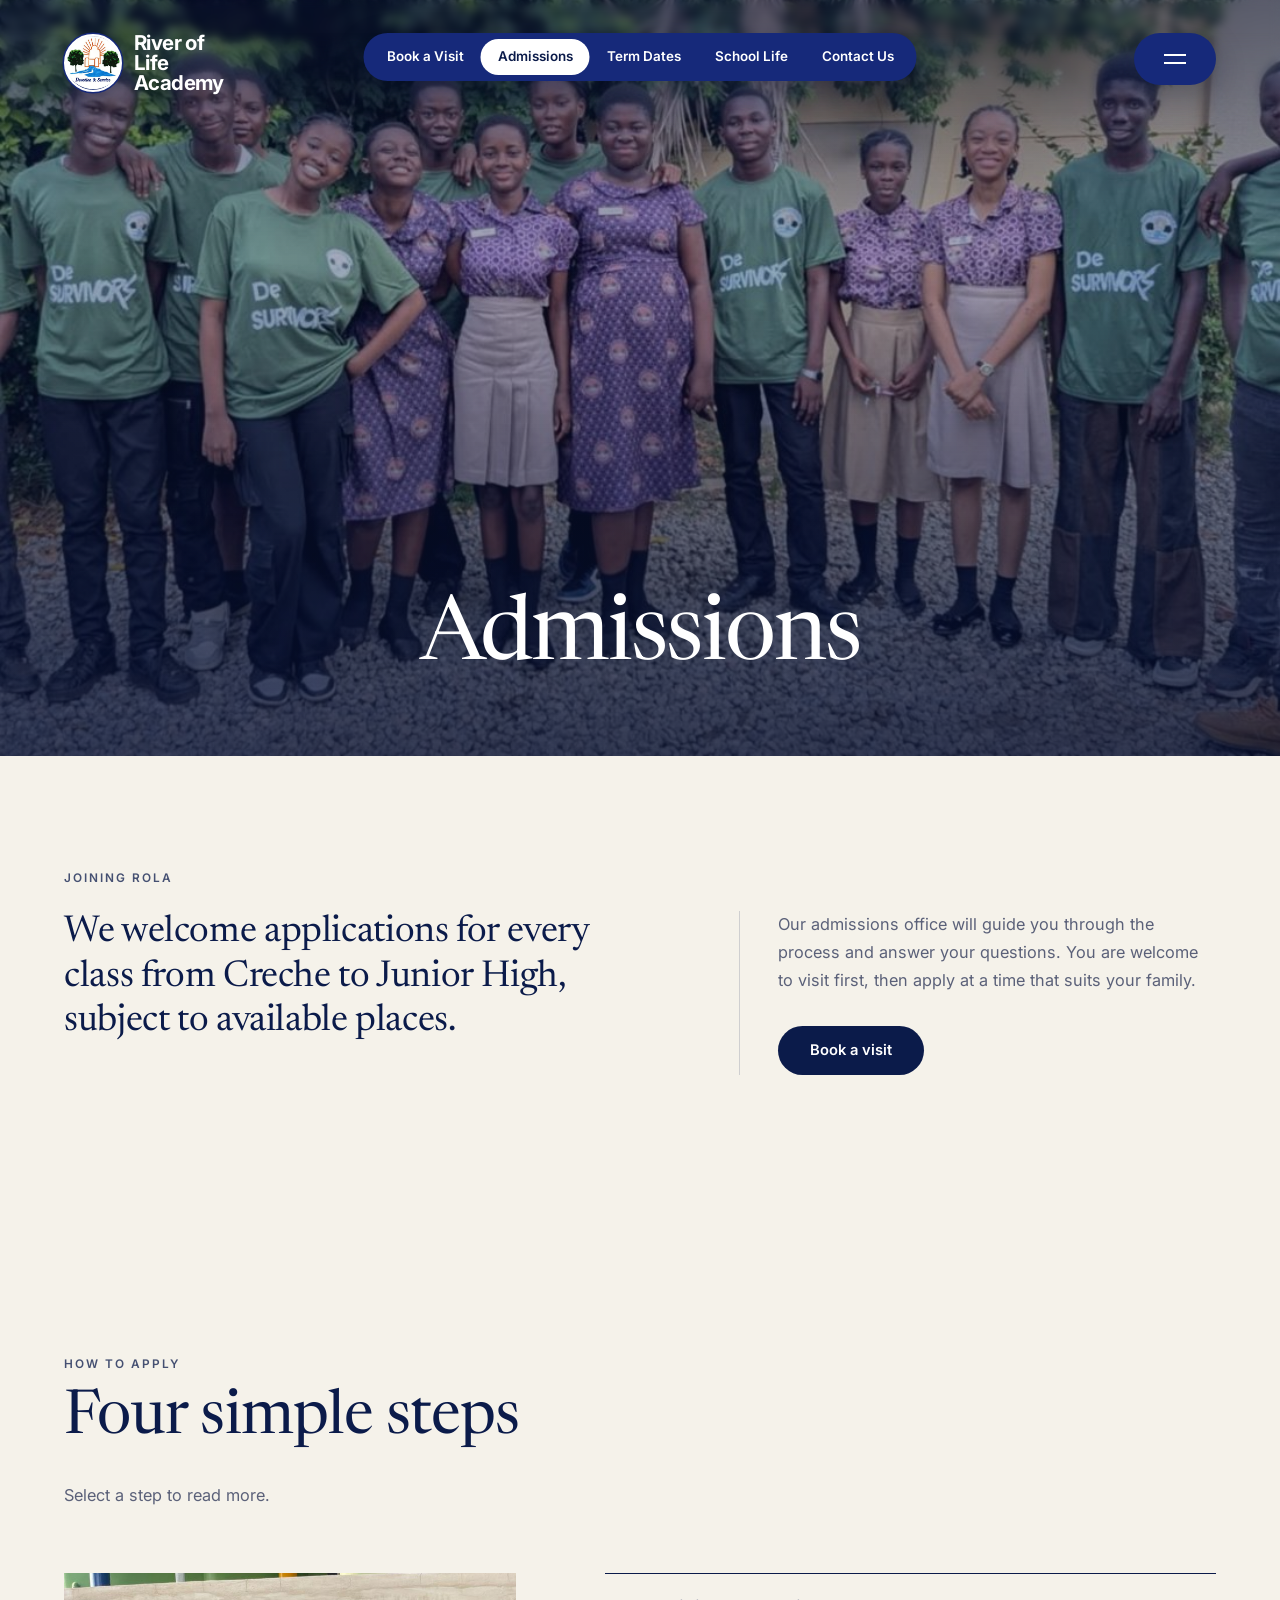
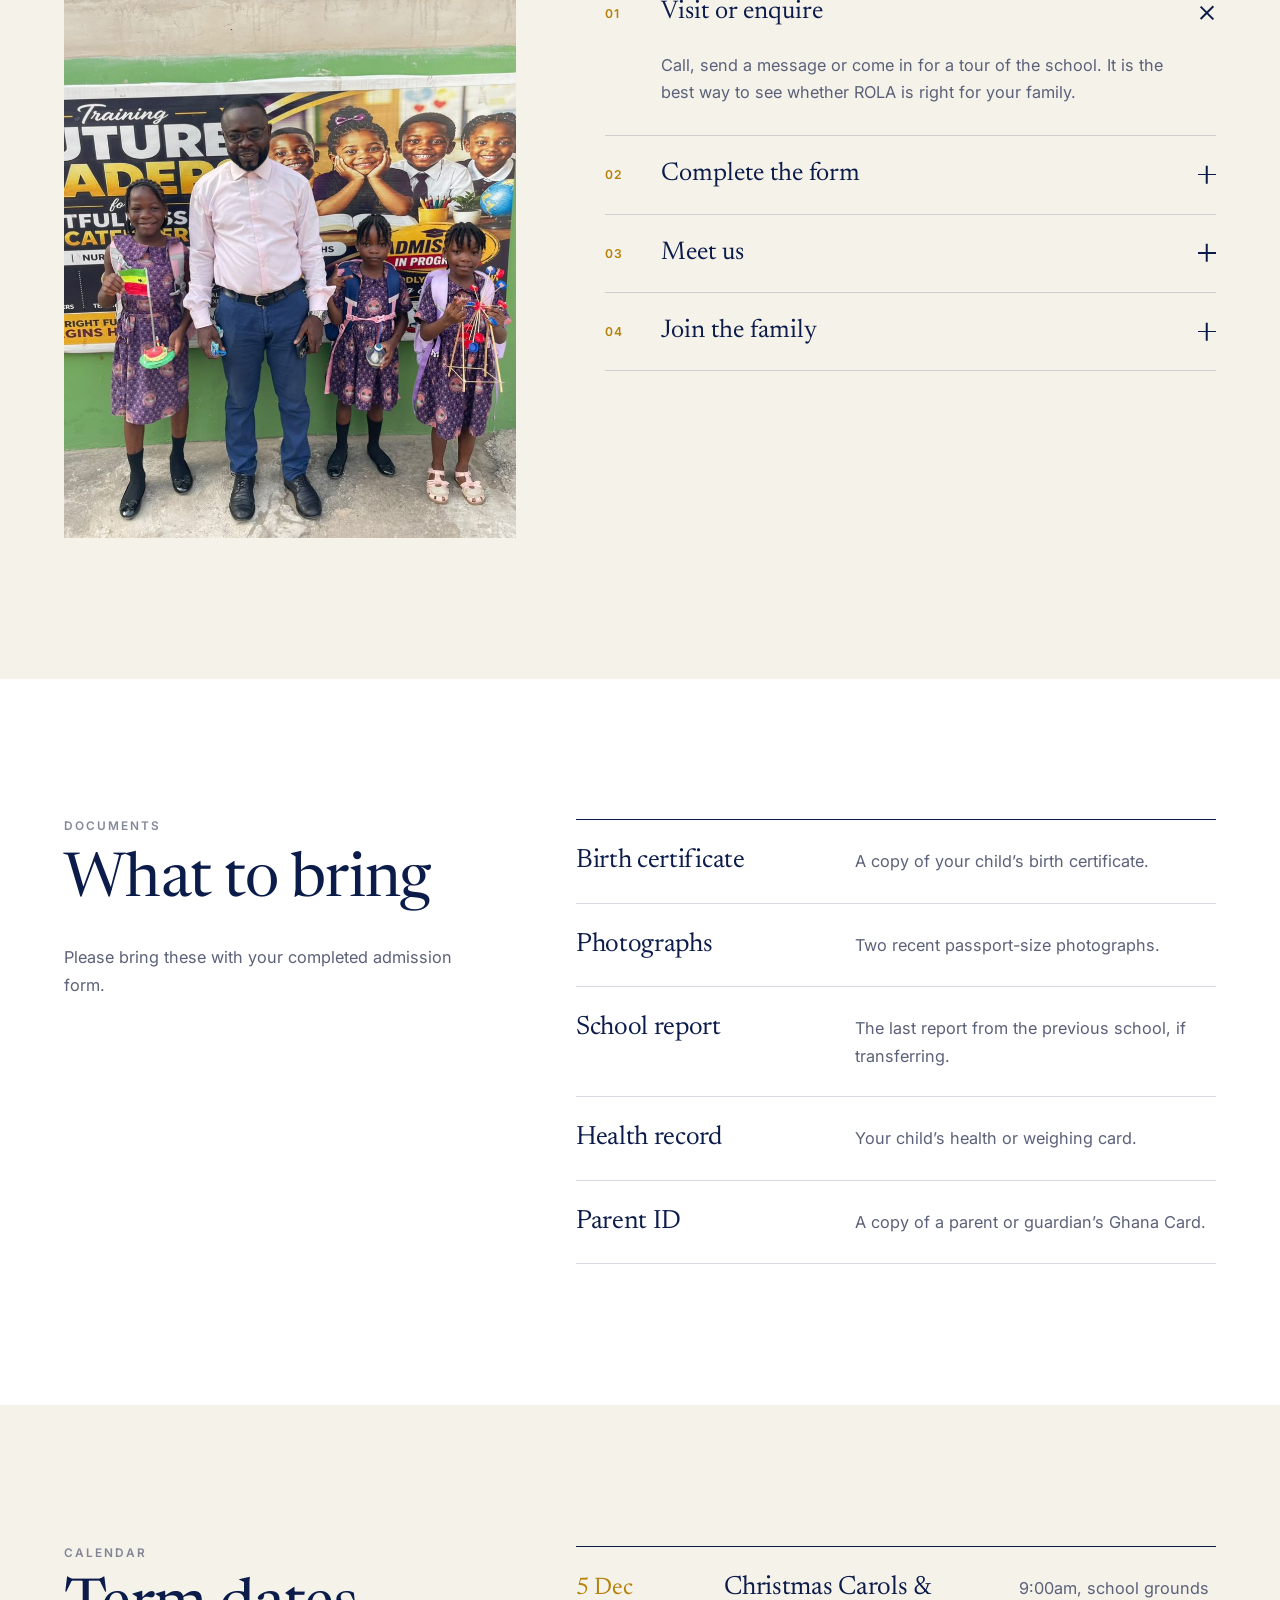
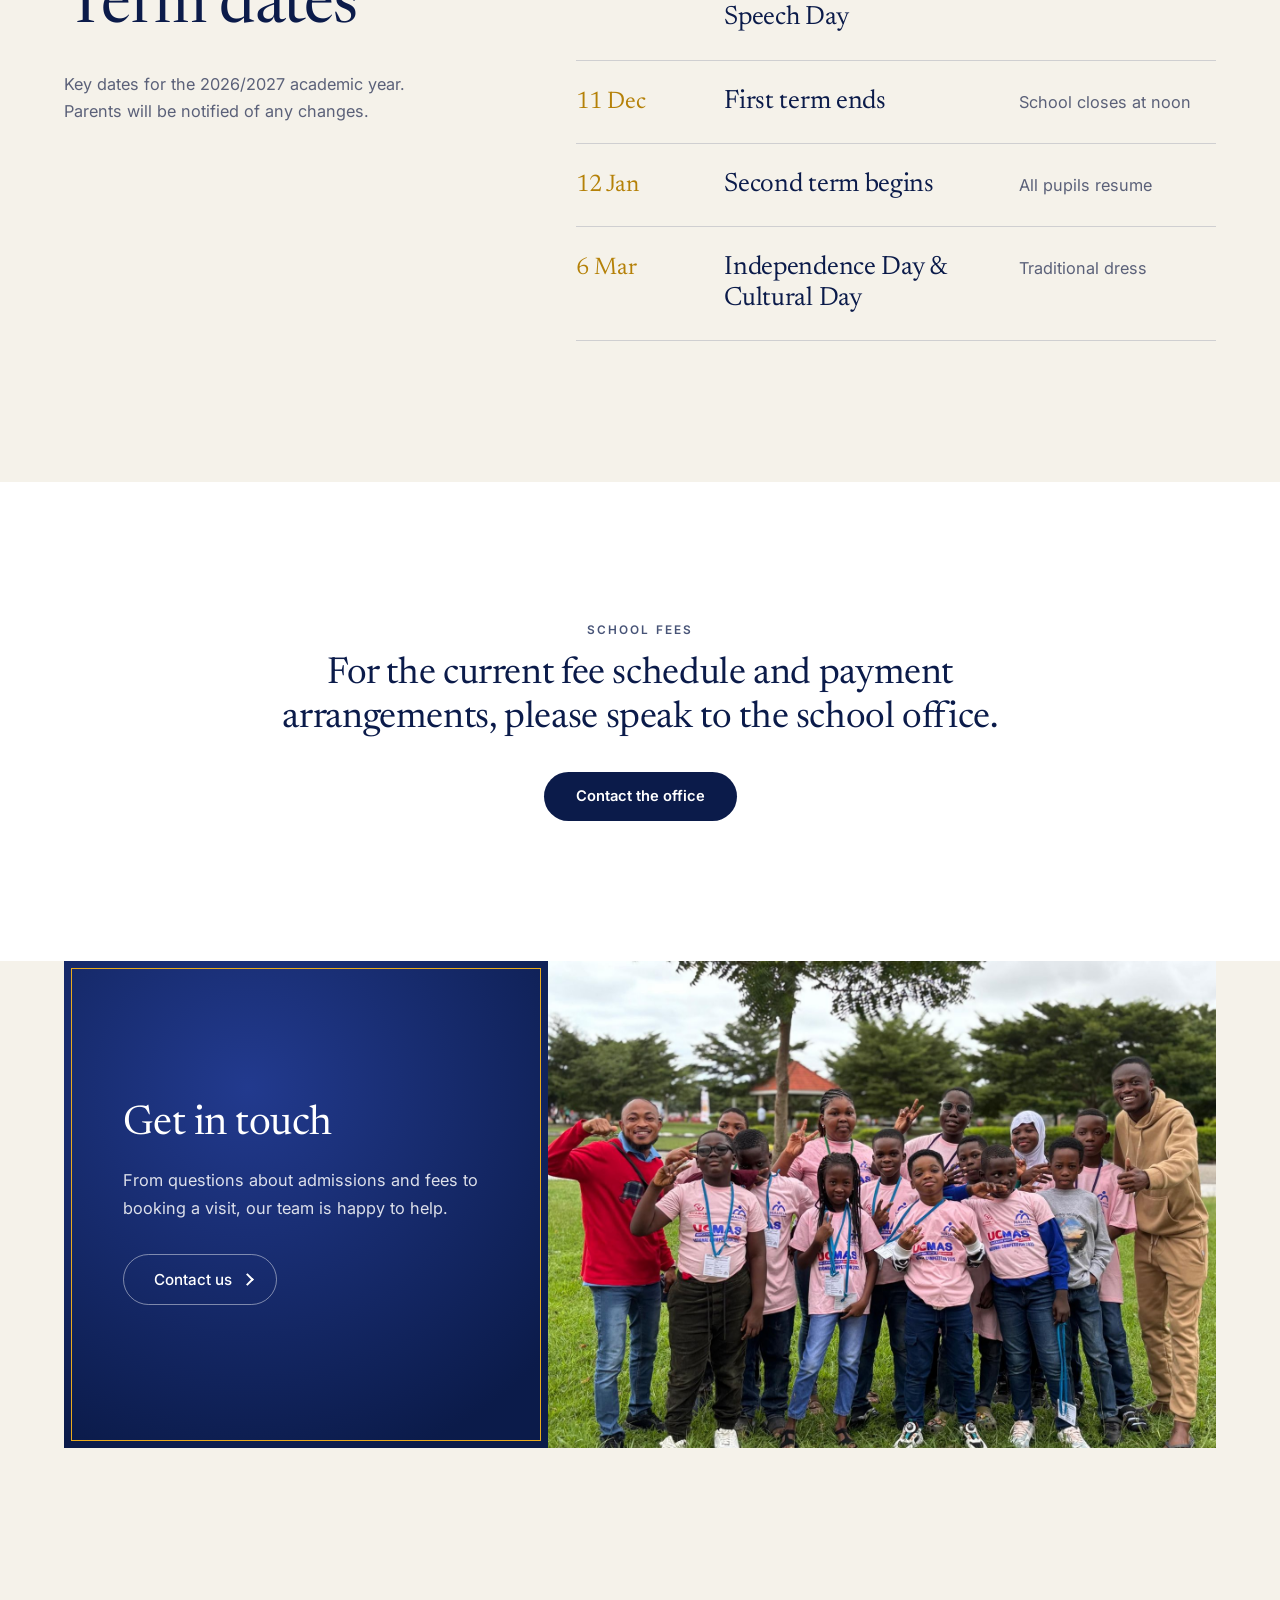
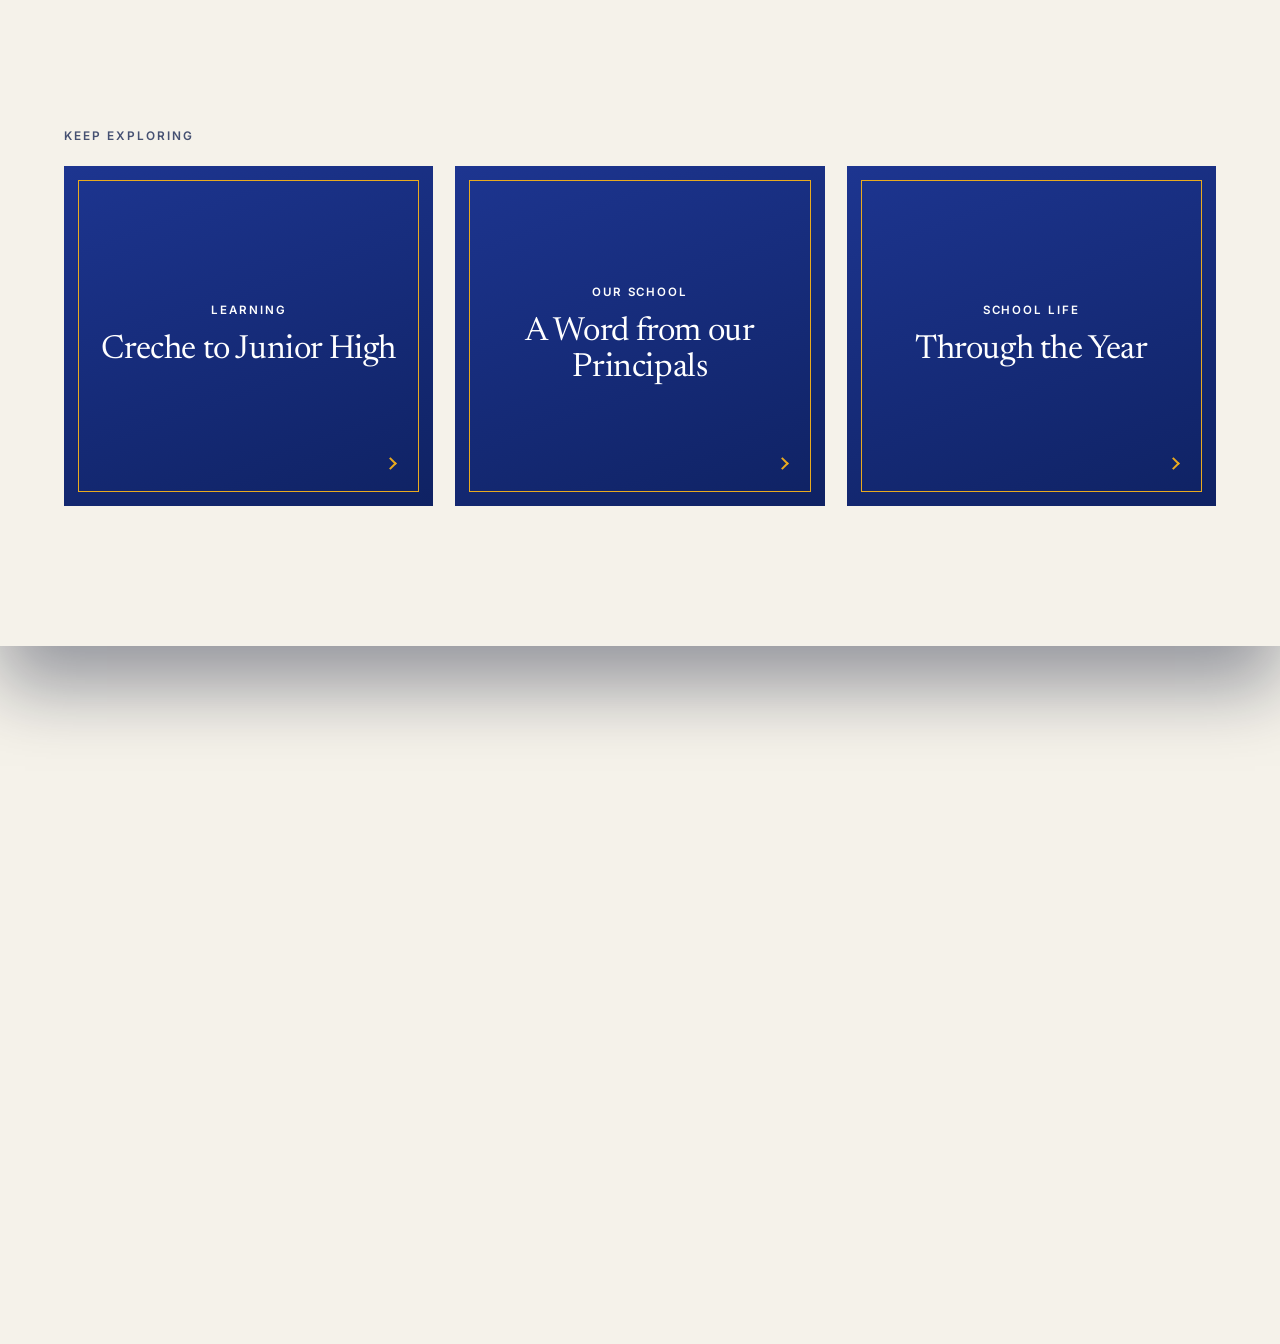
<file: admissions.html>
<!DOCTYPE html>
<html lang="en">
<head>
  <meta charset="UTF-8" />
  <meta name="viewport" content="width=device-width, initial-scale=1.0" />
  <title>Admissions | River of Life Academy</title>
  <meta name="description" content="How to apply, what to bring and term dates for River of Life Academy, Accra." />
  <meta name="theme-color" content="#0b1b4a" />
  <meta property="og:title" content="Admissions | River of Life Academy" />
  <meta property="og:description" content="How to apply, what to bring and term dates for River of Life Academy, Accra." />
  <meta property="og:type" content="website" />
  <meta property="og:image" content="images/site/hero-1.jpg" />
  <link rel="icon" href="images/favicon.png" type="image/png" />
  <script>document.documentElement.className += " js";</script>
  <link rel="preconnect" href="https://fonts.googleapis.com" />
  <link rel="preconnect" href="https://fonts.gstatic.com" crossorigin />
  <link href="https://fonts.googleapis.com/css2?family=Inter:wght@400;500;600;700&family=Newsreader:ital,opsz,wght@0,6..72,400;0,6..72,500;1,6..72,400&display=swap" rel="stylesheet" />
  <link rel="stylesheet" href="css/styles.css" />
  <link rel="stylesheet" href="css/experience.css" />
  <link rel="stylesheet" href="css/pages.css" />
  <noscript><style>.cover,.veil{display:none!important}body.is-cover{overflow:auto!important}.reveal{opacity:1!important;transform:none!important}</style></noscript>
</head>
<body>
<div class="veil" aria-hidden="true"><img src="images/site/crest.png" alt="" width="120" height="120" /></div>
<div class="topfade" aria-hidden="true"></div>
<header class="header" id="header">
  <a href="index.html" class="wordmark" aria-label="River of Life Academy, home"><img class="wordmark__crest" src="images/site/crest.png" alt="" width="56" height="56" /><span>River of<br/>Life<br/>Academy</span></a>
  <nav class="pillnav" aria-label="Quick links">
    <a href="contact.html#visit">Book a Visit</a>
    <a href="admissions.html">Admissions</a>
    <a href="admissions.html#dates">Term Dates</a>
    <a href="school-life.html">School Life</a>
    <a href="contact.html">Contact Us</a>
  </nav>
  <button class="menu-btn" id="menuBtn" type="button" aria-label="Open menu" aria-expanded="false" aria-controls="menu"><span></span><span></span></button>
</header>
<div class="menu" id="menu" aria-hidden="true">
  <div class="menu__grid">
    <div class="menu__left">
      <img class="menu__crest" src="images/site/crest.png" alt="River of Life Academy crest" width="104" height="104" />
      <p class="menu__name">River of Life Academy</p>
      <p class="menu__label">Useful links</p>
      <a href="index.html">Home</a>
      <a href="contact.html#visit">Book a Visit</a>
      <a href="admissions.html">Admissions</a>
      <a href="admissions.html#dates">Term Dates</a>
      <a href="contact.html">Contact Us</a>
      <p class="menu__label">Call us</p>
      <a href="tel:+233243334846">0243 334 846</a>
      <a href="tel:+233540570330">0540 570 330</a>
    </div>
    <nav class="menu__main" aria-label="Main menu">
      <a href="our-school.html" data-sub="about" data-img="images/site/hero-1.jpg" class="is-on"><span><small>01</small>Our School</span><i class="arrow" aria-hidden="true"></i></a>
      <a href="learning.html" data-sub="learning" data-img="images/site/primary.jpg"><span><small>02</small>Learning</span><i class="arrow" aria-hidden="true"></i></a>
      <a href="school-life.html" data-sub="life" data-img="images/site/hero-3.jpg"><span><small>03</small>School Life</span><i class="arrow" aria-hidden="true"></i></a>
      <a href="admissions.html" data-sub="admissions" data-img="images/site/h-class.jpg"><span><small>04</small>Admissions</span><i class="arrow" aria-hidden="true"></i></a>
      <a href="moments.html" data-sub="moments" data-img="images/site/g-ucmas-team.jpg"><span><small>05</small>Moments</span><i class="arrow" aria-hidden="true"></i></a>
      <a href="contact.html" data-sub="contact" data-img="images/site/g-houses.jpg"><span><small>06</small>Contact Us</span><i class="arrow" aria-hidden="true"></i></a>
    </nav>
    <div class="menu__sub">
      <div data-for="about" class="is-on"><a href="our-school.html">Who We Are</a><a href="our-school.html#motto">Our Motto</a><a href="our-school.html#principal">A Word from our Principals</a><a href="our-school.html#people">Our People</a><a href="our-school.html#campus">Our Campus</a></div>
      <div data-for="learning"><a href="learning.html#creche">Creche &amp; Nursery</a><a href="learning.html#kindergarten">Kindergarten</a><a href="learning.html#primary">Primary School</a><a href="learning.html#jhs">Junior High School</a><a href="learning.html#curriculum">What We Teach</a></div>
      <div data-for="life"><a href="school-life.html#calendar">Through the Year</a><a href="moments.html">Photo Gallery</a></div>
      <div data-for="admissions"><a href="admissions.html#apply">How to Apply</a><a href="admissions.html#bring">What to Bring</a><a href="admissions.html#dates">Term Dates</a><a href="contact.html#visit">Book a Visit</a></div>
      <div data-for="moments"><a href="moments.html">Photo Gallery</a><a href="https://www.instagram.com/rola_school/" target="_blank" rel="noopener">Instagram</a></div>
      <div data-for="contact"><a href="contact.html">Get in Touch</a><a href="https://maps.app.goo.gl/BwdagYMMDPkHuo2j6" target="_blank" rel="noopener">Get Directions</a><a href="contact.html#visit">Send a Message</a></div>
      <figure class="menu__photo"><img id="menuPhoto" src="images/site/hero-1.jpg" alt="" /></figure>
    </div>
    <div class="menu__foot">
      <a href="#">Facebook</a>
      <a href="https://www.instagram.com/rola_school/" target="_blank" rel="noopener">Instagram</a>
      <a href="https://wa.me/233243334846" target="_blank" rel="noopener">WhatsApp</a>
      <a href="#" id="replayIntro">Welcome screen</a>
      <span>Devotion and Service</span>
    </div>
  </div>
</div>
<main id="top">
  <section class="phero">
    <img class="phero__img" data-parallax src="images/site/h-class.jpg" alt="Senior students with their classmates" style="object-position:center 25%" />
    <div class="phero__shade" aria-hidden="true"></div>
    <h1 class="phero__title">Admissions</h1>
  </section>

  <section class="section statement">
    <div class="wrap">
      <p class="eyebrow">Joining ROLA</p>
      <div class="intro__grid">
        <p class="lead reveal">We welcome applications for every class from Creche to Junior High, subject to available places.</p>
        <div class="intro__body reveal"><p>Our admissions office will guide you through the process and answer your questions. You are welcome to visit first, then apply at a time that suits your family.</p><a href="contact.html#visit" class="btn">Book a visit <i aria-hidden="true"></i></a></div>
      </div>
    </div>
  </section>

  <section class="section rlist-section" id="apply">
    <div class="wrap">
      <div class="rlist__intro reveal">
        <p class="eyebrow">How to apply</p>
        <h2>Four simple steps</h2>
        <p>Select a step to read more.</p>
      </div>
      <div class="rlist" data-rlist>
        <figure class="rlist__media"><img src="images/site/g-admission-banner.jpg" alt="" style="object-position:center 45%" /></figure>
        <div class="rlist__rows">
          <div class="rlist__row is-open" data-img="images/site/g-admission-banner.jpg" data-pos="center 45%">
            <button type="button" class="rlist__head" aria-expanded="true"><span>01</span>Visit or enquire<i aria-hidden="true"></i></button>
            <div class="rlist__body"><p>Call, send a message or come in for a tour of the school. It is the best way to see whether ROLA is right for your family.</p></div>
          </div>
          <div class="rlist__row" data-img="images/site/g-class-portrait.jpg" data-pos="center 25%">
            <button type="button" class="rlist__head" aria-expanded="false"><span>02</span>Complete the form<i aria-hidden="true"></i></button>
            <div class="rlist__body"><p>Collect an admission form from the school office and return it with the documents listed below.</p></div>
          </div>
          <div class="rlist__row" data-img="images/site/kg.jpg" data-pos="center 25%">
            <button type="button" class="rlist__head" aria-expanded="false"><span>03</span>Meet us<i aria-hidden="true"></i></button>
            <div class="rlist__body"><p>A short, friendly assessment for your child and a conversation with parents.</p></div>
          </div>
          <div class="rlist__row" data-img="images/site/g-uniform.jpg" data-pos="center 25%">
            <button type="button" class="rlist__head" aria-expanded="false"><span>04</span>Join the family<i aria-hidden="true"></i></button>
            <div class="rlist__body"><p>Receive your admission letter and prepare for the first day at ROLA.</p></div>
          </div>
        </div>
      </div>
    </div>
  </section>

  <section class="section facts-section" id="bring">
    <div class="wrap life__grid">
      <div class="life__intro reveal"><p class="eyebrow">Documents</p><h2>What to bring</h2><p>Please bring these with your completed admission form.</p></div>
      <div class="table reveal">
        <div class="table__row"><h3>Birth certificate</h3><p>A copy of your child&rsquo;s birth certificate.</p></div>
        <div class="table__row"><h3>Photographs</h3><p>Two recent passport-size photographs.</p></div>
        <div class="table__row"><h3>School report</h3><p>The last report from the previous school, if transferring.</p></div>
        <div class="table__row"><h3>Health record</h3><p>Your child&rsquo;s health or weighing card.</p></div>
        <div class="table__row"><h3>Parent ID</h3><p>A copy of a parent or guardian&rsquo;s Ghana Card.</p></div>
      </div>
    </div>
  </section>

  <!-- Placeholder dates: replace with the real school calendar -->
  <section class="section dates" id="dates">
    <div class="wrap dates__grid">
      <div class="reveal"><p class="eyebrow">Calendar</p><h2>Term dates</h2><p>Key dates for the 2026/2027 academic year. Parents will be notified of any changes.</p></div>
      <div class="table table--dates reveal">
        <div class="table__row"><p class="table__date">5 Dec</p><h3>Christmas Carols &amp; Speech Day</h3><p>9:00am, school grounds</p></div>
        <div class="table__row"><p class="table__date">11 Dec</p><h3>First term ends</h3><p>School closes at noon</p></div>
        <div class="table__row"><p class="table__date">12 Jan</p><h3>Second term begins</h3><p>All pupils resume</p></div>
        <div class="table__row"><p class="table__date">6 Mar</p><h3>Independence Day &amp; Cultural Day</h3><p>Traditional dress</p></div>
      </div>
    </div>
  </section>

  <section class="section fees" id="fees">
    <div class="wrap fees__inner reveal">
      <p class="eyebrow">School fees</p>
      <p class="lead">For the current fee schedule and payment arrangements, please speak to the school office.</p>
      <a href="contact.html" class="btn">Contact the office <i aria-hidden="true"></i></a>
    </div>
  </section>

  <section class="section gin-section">
    <div class="wrap">
      <div class="gin reveal">
        <img src="images/site/g-team-staff.jpg" alt="" loading="lazy" style="object-position:center 40%" />
        <div class="gin__card">
          <h2>Get in touch</h2>
          <p>From questions about admissions and fees to booking a visit, our team is happy to help.</p>
          <a href="contact.html" class="gin__btn">Contact us <i class="arrow" aria-hidden="true"></i></a>
        </div>
      </div>
    </div>
  </section>

  <section class="section explore">
    <div class="wrap">
      <p class="eyebrow">Keep exploring</p>
      <div class="explore__grid"><a href="learning.html" class="card reveal"><span class="card__label">Learning</span><span class="card__title">Creche to Junior High</span><i class="arrow" aria-hidden="true"></i></a><a href="our-school.html#principal" class="card reveal"><span class="card__label">Our School</span><span class="card__title">A Word from our Principals</span><i class="arrow" aria-hidden="true"></i></a><a href="school-life.html" class="card reveal"><span class="card__label">School Life</span><span class="card__title">Through the Year</span><i class="arrow" aria-hidden="true"></i></a></div>
    </div>
  </section>
</main>
<footer class="footer">
  <div class="wrap footer__cards">
    <a href="admissions.html" class="fcard">
      <img src="images/site/g-art2.jpg" alt="" loading="lazy" />
      <div><h2>Begin your journey</h2><p>Explore our admissions process and take the next step with confidence.</p><span class="btn btn--light">Admissions <i aria-hidden="true"></i></span></div>
    </a>
    <a href="contact.html#visit" class="fcard">
      <img src="images/site/g-culture2.jpg" alt="" loading="lazy" />
      <div><h2>Book a visit</h2><p>Walk through our classrooms, meet our teachers and discover what makes ROLA special.</p><span class="btn btn--light">Visits <i aria-hidden="true"></i></span></div>
    </a>
  </div>
  <div class="wrap footer__bottom">
    <p class="wordmark wordmark--footer"><img class="wordmark__crest" src="images/site/crest.png" alt="" width="56" height="56" /><span>River of<br/>Life<br/>Academy</span></p>
    <p class="footer__motto">Devotion and Service</p>
    <nav class="footer__links" aria-label="Social">
      <a href="#">Facebook</a>
      <a href="https://www.instagram.com/rola_school/" target="_blank" rel="noopener">Instagram</a>
      <a href="https://wa.me/233243334846" target="_blank" rel="noopener">WhatsApp</a>
    </nav>
    <p class="footer__copy">All rights reserved. &copy; <span id="year">2026</span> River of Life Academy, Accra</p>
  </div>
</footer>

<div class="lightbox" id="lightbox" aria-hidden="true">
  <button class="lightbox__close" type="button" aria-label="Close">Close</button>
  <img alt="" />
  <p></p>
</div>

<script src="js/site.js"></script>
<script src="js/main.js"></script>
</body>
</html>
</file>
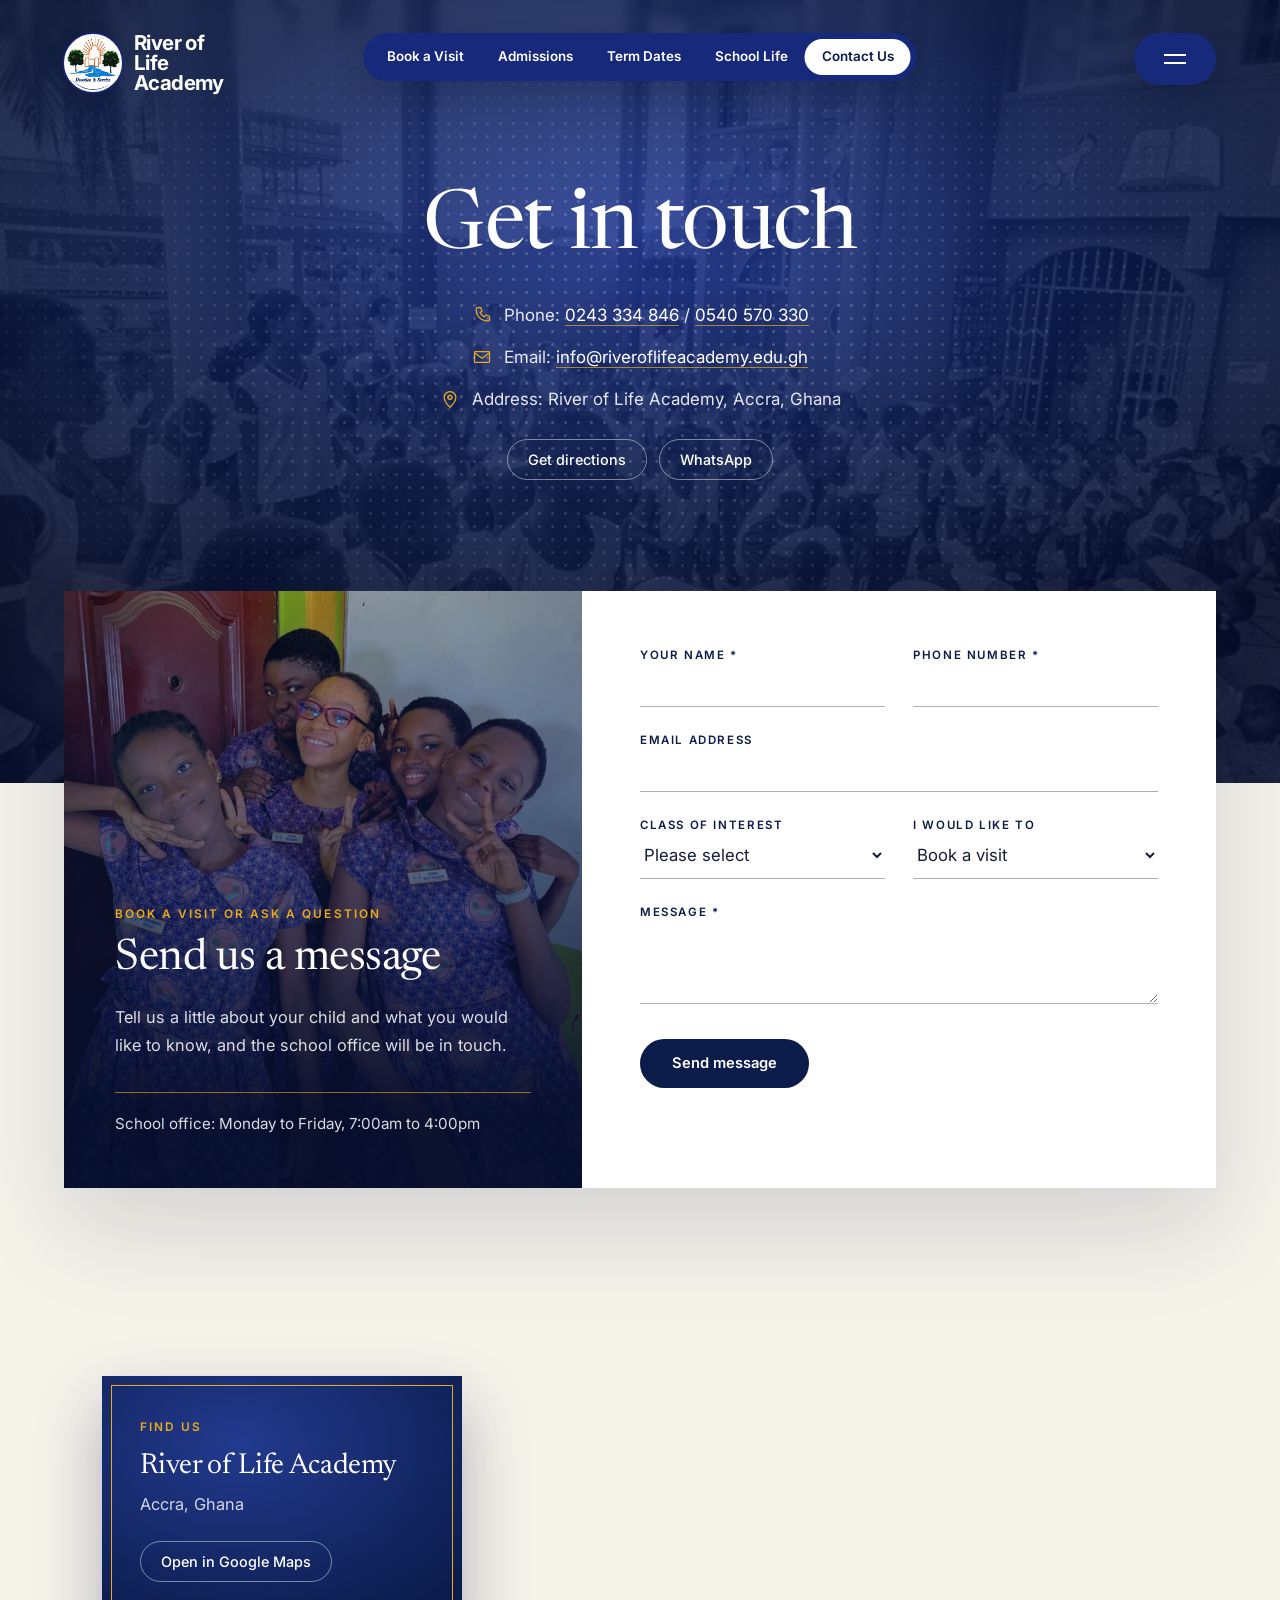
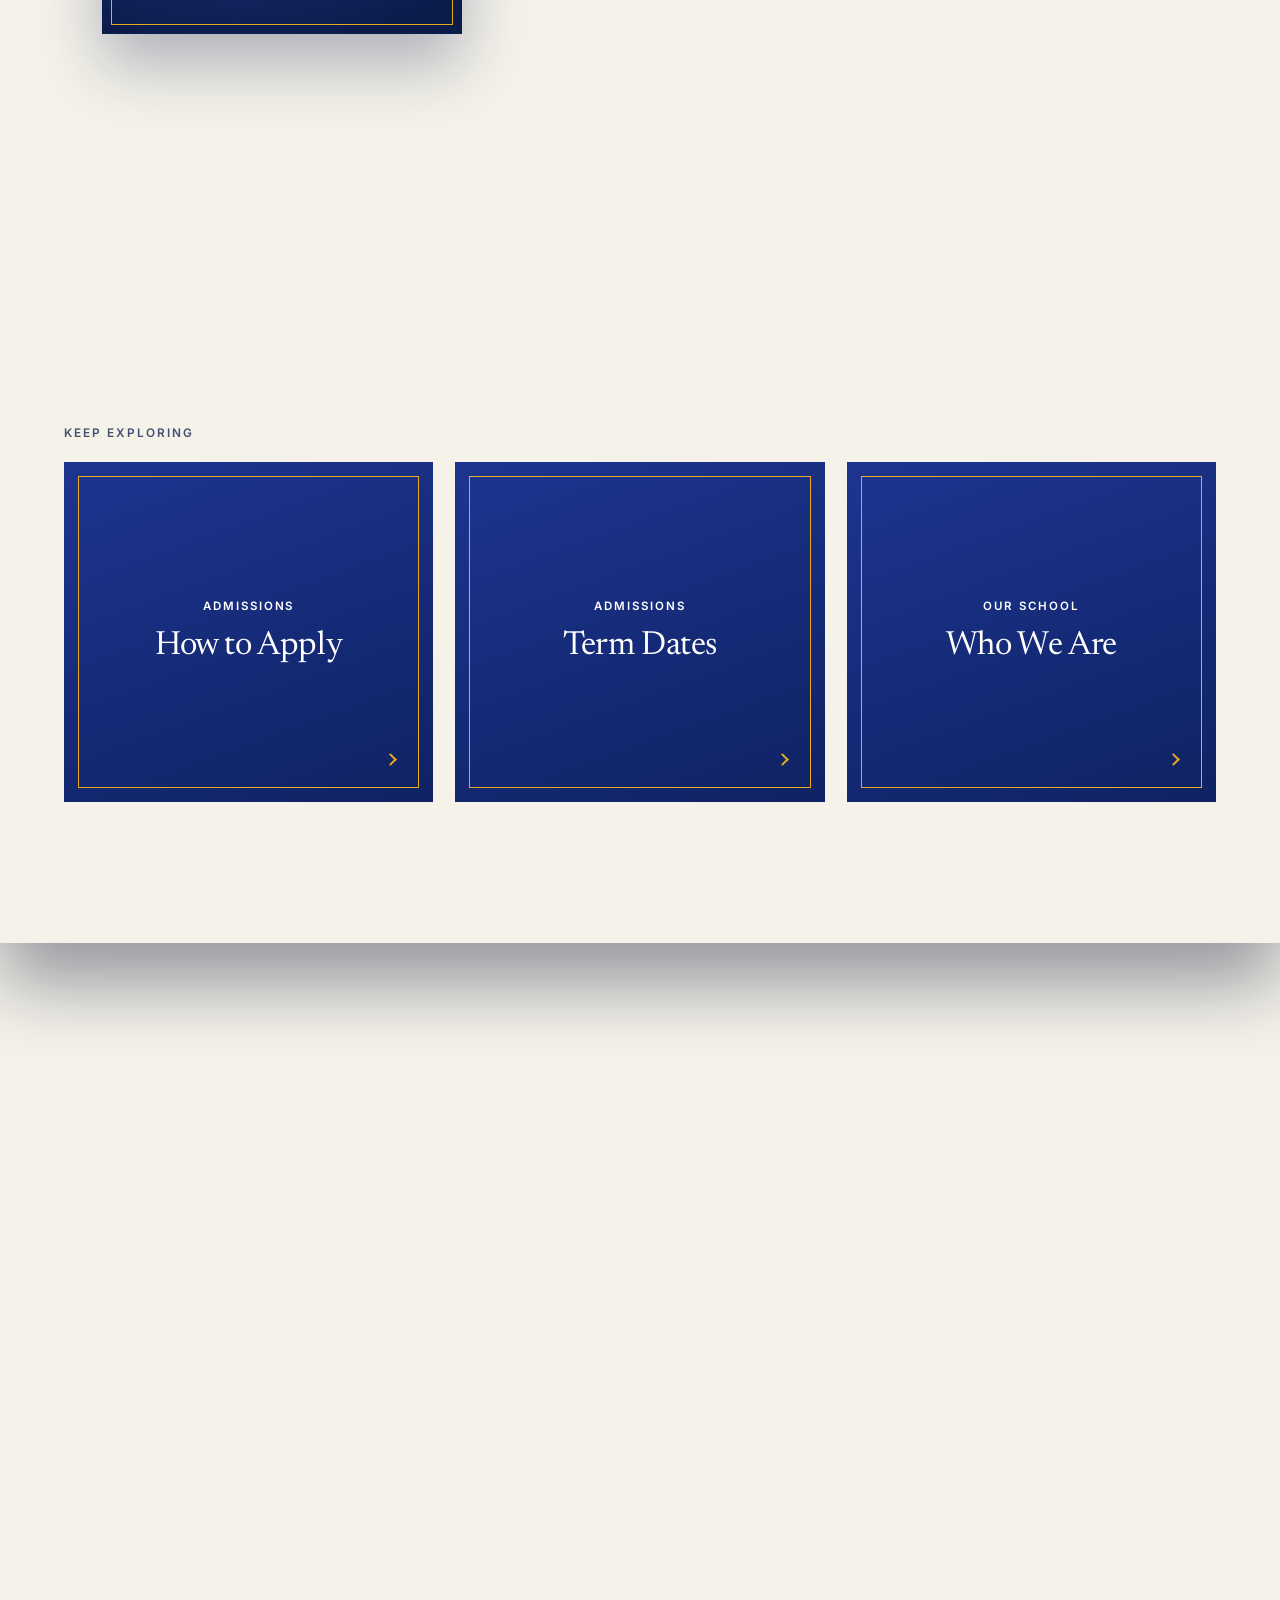
<file: contact.html>
<!DOCTYPE html>
<html lang="en">
<head>
  <meta charset="UTF-8" />
  <meta name="viewport" content="width=device-width, initial-scale=1.0" />
  <title>Contact Us | River of Life Academy</title>
  <meta name="description" content="Visit, call, email or send a message to River of Life Academy, Accra." />
  <meta name="theme-color" content="#0b1b4a" />
  <meta property="og:title" content="Contact Us | River of Life Academy" />
  <meta property="og:description" content="Visit, call, email or send a message to River of Life Academy, Accra." />
  <meta property="og:type" content="website" />
  <meta property="og:image" content="images/site/hero-1.jpg" />
  <link rel="icon" href="images/favicon.png" type="image/png" />
  <script>document.documentElement.className += " js";</script>
  <link rel="preconnect" href="https://fonts.googleapis.com" />
  <link rel="preconnect" href="https://fonts.gstatic.com" crossorigin />
  <link href="https://fonts.googleapis.com/css2?family=Inter:wght@400;500;600;700&family=Newsreader:ital,opsz,wght@0,6..72,400;0,6..72,500;1,6..72,400&display=swap" rel="stylesheet" />
  <link rel="stylesheet" href="css/styles.css" />
  <link rel="stylesheet" href="css/experience.css" />
  <link rel="stylesheet" href="css/pages.css" />
  <noscript><style>.cover,.veil{display:none!important}body.is-cover{overflow:auto!important}.reveal{opacity:1!important;transform:none!important}</style></noscript>
</head>
<body>
<div class="veil" aria-hidden="true"><img src="images/site/crest.png" alt="" width="120" height="120" /></div>
<div class="topfade" aria-hidden="true"></div>
<header class="header" id="header">
  <a href="index.html" class="wordmark" aria-label="River of Life Academy, home"><img class="wordmark__crest" src="images/site/crest.png" alt="" width="56" height="56" /><span>River of<br/>Life<br/>Academy</span></a>
  <nav class="pillnav" aria-label="Quick links">
    <a href="contact.html#visit">Book a Visit</a>
    <a href="admissions.html">Admissions</a>
    <a href="admissions.html#dates">Term Dates</a>
    <a href="school-life.html">School Life</a>
    <a href="contact.html">Contact Us</a>
  </nav>
  <button class="menu-btn" id="menuBtn" type="button" aria-label="Open menu" aria-expanded="false" aria-controls="menu"><span></span><span></span></button>
</header>
<div class="menu" id="menu" aria-hidden="true">
  <div class="menu__grid">
    <div class="menu__left">
      <img class="menu__crest" src="images/site/crest.png" alt="River of Life Academy crest" width="104" height="104" />
      <p class="menu__name">River of Life Academy</p>
      <p class="menu__label">Useful links</p>
      <a href="index.html">Home</a>
      <a href="contact.html#visit">Book a Visit</a>
      <a href="admissions.html">Admissions</a>
      <a href="admissions.html#dates">Term Dates</a>
      <a href="contact.html">Contact Us</a>
      <p class="menu__label">Call us</p>
      <a href="tel:+233243334846">0243 334 846</a>
      <a href="tel:+233540570330">0540 570 330</a>
    </div>
    <nav class="menu__main" aria-label="Main menu">
      <a href="our-school.html" data-sub="about" data-img="images/site/hero-1.jpg" class="is-on"><span><small>01</small>Our School</span><i class="arrow" aria-hidden="true"></i></a>
      <a href="learning.html" data-sub="learning" data-img="images/site/primary.jpg"><span><small>02</small>Learning</span><i class="arrow" aria-hidden="true"></i></a>
      <a href="school-life.html" data-sub="life" data-img="images/site/hero-3.jpg"><span><small>03</small>School Life</span><i class="arrow" aria-hidden="true"></i></a>
      <a href="admissions.html" data-sub="admissions" data-img="images/site/h-class.jpg"><span><small>04</small>Admissions</span><i class="arrow" aria-hidden="true"></i></a>
      <a href="moments.html" data-sub="moments" data-img="images/site/g-ucmas-team.jpg"><span><small>05</small>Moments</span><i class="arrow" aria-hidden="true"></i></a>
      <a href="contact.html" data-sub="contact" data-img="images/site/g-houses.jpg"><span><small>06</small>Contact Us</span><i class="arrow" aria-hidden="true"></i></a>
    </nav>
    <div class="menu__sub">
      <div data-for="about" class="is-on"><a href="our-school.html">Who We Are</a><a href="our-school.html#motto">Our Motto</a><a href="our-school.html#principal">A Word from our Principals</a><a href="our-school.html#people">Our People</a><a href="our-school.html#campus">Our Campus</a></div>
      <div data-for="learning"><a href="learning.html#creche">Creche &amp; Nursery</a><a href="learning.html#kindergarten">Kindergarten</a><a href="learning.html#primary">Primary School</a><a href="learning.html#jhs">Junior High School</a><a href="learning.html#curriculum">What We Teach</a></div>
      <div data-for="life"><a href="school-life.html#calendar">Through the Year</a><a href="moments.html">Photo Gallery</a></div>
      <div data-for="admissions"><a href="admissions.html#apply">How to Apply</a><a href="admissions.html#bring">What to Bring</a><a href="admissions.html#dates">Term Dates</a><a href="contact.html#visit">Book a Visit</a></div>
      <div data-for="moments"><a href="moments.html">Photo Gallery</a><a href="https://www.instagram.com/rola_school/" target="_blank" rel="noopener">Instagram</a></div>
      <div data-for="contact"><a href="contact.html">Get in Touch</a><a href="https://maps.app.goo.gl/BwdagYMMDPkHuo2j6" target="_blank" rel="noopener">Get Directions</a><a href="contact.html#visit">Send a Message</a></div>
      <figure class="menu__photo"><img id="menuPhoto" src="images/site/hero-1.jpg" alt="" /></figure>
    </div>
    <div class="menu__foot">
      <a href="#">Facebook</a>
      <a href="https://www.instagram.com/rola_school/" target="_blank" rel="noopener">Instagram</a>
      <a href="https://wa.me/233243334846" target="_blank" rel="noopener">WhatsApp</a>
      <a href="#" id="replayIntro">Welcome screen</a>
      <span>Devotion and Service</span>
    </div>
  </div>
</div>
<main id="top">
  <section class="touch touch--top">
    <img class="touch__photo" src="images/site/hero-1.jpg" alt="" />
    <div class="wrap">
      <h1>Get in touch</h1>
      <ul class="touch__lines">
        <li><svg viewBox="0 0 48 48" aria-hidden="true"><path d="M14 6h7l3 9-4.500 3a22 22 0 0 0 10.500 10.500l3-4.500 9 3v7a4 4 0 0 1-4 4C21 38 10 27 10 10a4 4 0 0 1 4-4z"/></svg><span>Phone: <a href="tel:+233243334846">0243 334 846</a> / <a href="tel:+233540570330">0540 570 330</a></span></li>
        <li><svg viewBox="0 0 48 48" aria-hidden="true"><rect x="6" y="11" width="36" height="26" rx="2"/><path d="M6 14l18 13 18-13"/></svg><span>Email: <a href="mailto:info@riveroflifeacademy.edu.gh">info@riveroflifeacademy.edu.gh</a></span></li>
        <li><svg viewBox="0 0 48 48" aria-hidden="true"><path d="M24 44s14-13.200 14-24a14 14 0 1 0-28 0c0 10.800 14 24 14 24z"/><circle cx="24" cy="20" r="5"/></svg><span>Address: River of Life Academy, Accra, Ghana</span></li>
      </ul>
      <div class="touch__pills">
        <a class="ccard__pill" href="https://maps.app.goo.gl/BwdagYMMDPkHuo2j6" target="_blank" rel="noopener">Get directions</a>
        <a class="ccard__pill" href="https://wa.me/233243334846" target="_blank" rel="noopener">WhatsApp</a>
      </div>
    </div>
  </section>

  <section class="section cform-section cform-section--rise" id="visit">
    <div class="wrap">
      <div class="cpanel reveal">
        <div class="cpanel__side">
          <img src="images/site/g-uniform.jpg" alt="" loading="lazy" />
          <p class="eyebrow eyebrow--gold">Book a visit or ask a question</p>
          <h2>Send us a message</h2>
          <p>Tell us a little about your child and what you would like to know, and the school office will be in touch.</p>
          <p class="cpanel__hours">School office: Monday to Friday, 7:00am to 4:00pm</p>
        </div>
        <form class="form" id="contactForm" novalidate>
          <div class="form__row">
            <div class="field"><label for="name">Your name *</label><input id="name" name="name" type="text" autocomplete="name" required /></div>
            <div class="field"><label for="phone">Phone number *</label><input id="phone" name="phone" type="tel" autocomplete="tel" required /></div>
          </div>
          <div class="field"><label for="email">Email address</label><input id="email" name="email" type="email" autocomplete="email" /></div>
          <div class="form__row">
            <div class="field"><label for="level">Class of interest</label>
              <select id="level" name="level"><option value="">Please select</option><option>Creche / Nursery</option><option>Kindergarten</option><option>Primary (Basic 1 to 6)</option><option>Junior High School</option></select></div>
            <div class="field"><label for="reason">I would like to</label>
              <select id="reason" name="reason"><option>Book a visit</option><option>Ask about admission</option><option>Ask about fees</option><option>Something else</option></select></div>
          </div>
          <div class="field"><label for="message">Message *</label><textarea id="message" name="message" rows="3" required></textarea></div>
          <button type="submit" class="btn">Send message</button>
          <p class="form__status" id="formStatus" role="status" aria-live="polite"></p>
        </form>
      </div>

      <div class="mapwrap reveal">
        <div class="map">
          <iframe title="Map to River of Life Academy" src="https://maps.google.com/maps?q=5.6242063,-0.2452966&z=17&output=embed" loading="lazy" referrerpolicy="no-referrer-when-downgrade"></iframe>
        </div>
        <div class="mapcard">
          <p class="eyebrow eyebrow--gold">Find us</p>
          <h3>River of Life Academy</h3>
          <p>Accra, Ghana</p>
          <a class="ccard__pill" href="https://maps.app.goo.gl/BwdagYMMDPkHuo2j6" target="_blank" rel="noopener">Open in Google Maps</a>
        </div>
      </div>
    </div>
  </section>
  <section class="section explore">
    <div class="wrap">
      <p class="eyebrow">Keep exploring</p>
      <div class="explore__grid"><a href="admissions.html" class="card reveal"><span class="card__label">Admissions</span><span class="card__title">How to Apply</span><i class="arrow" aria-hidden="true"></i></a><a href="admissions.html#dates" class="card reveal"><span class="card__label">Admissions</span><span class="card__title">Term Dates</span><i class="arrow" aria-hidden="true"></i></a><a href="our-school.html" class="card reveal"><span class="card__label">Our School</span><span class="card__title">Who We Are</span><i class="arrow" aria-hidden="true"></i></a></div>
    </div>
  </section>
</main>
<footer class="footer">
  <div class="wrap footer__cards">
    <a href="admissions.html" class="fcard">
      <img src="images/site/g-art2.jpg" alt="" loading="lazy" />
      <div><h2>Begin your journey</h2><p>Explore our admissions process and take the next step with confidence.</p><span class="btn btn--light">Admissions <i aria-hidden="true"></i></span></div>
    </a>
    <a href="contact.html#visit" class="fcard">
      <img src="images/site/g-culture2.jpg" alt="" loading="lazy" />
      <div><h2>Book a visit</h2><p>Walk through our classrooms, meet our teachers and discover what makes ROLA special.</p><span class="btn btn--light">Visits <i aria-hidden="true"></i></span></div>
    </a>
  </div>
  <div class="wrap footer__bottom">
    <p class="wordmark wordmark--footer"><img class="wordmark__crest" src="images/site/crest.png" alt="" width="56" height="56" /><span>River of<br/>Life<br/>Academy</span></p>
    <p class="footer__motto">Devotion and Service</p>
    <nav class="footer__links" aria-label="Social">
      <a href="#">Facebook</a>
      <a href="https://www.instagram.com/rola_school/" target="_blank" rel="noopener">Instagram</a>
      <a href="https://wa.me/233243334846" target="_blank" rel="noopener">WhatsApp</a>
    </nav>
    <p class="footer__copy">All rights reserved. &copy; <span id="year">2026</span> River of Life Academy, Accra</p>
  </div>
</footer>

<div class="lightbox" id="lightbox" aria-hidden="true">
  <button class="lightbox__close" type="button" aria-label="Close">Close</button>
  <img alt="" />
  <p></p>
</div>

<script src="js/site.js"></script>
<script src="js/main.js"></script>
</body>
</html>
</file>
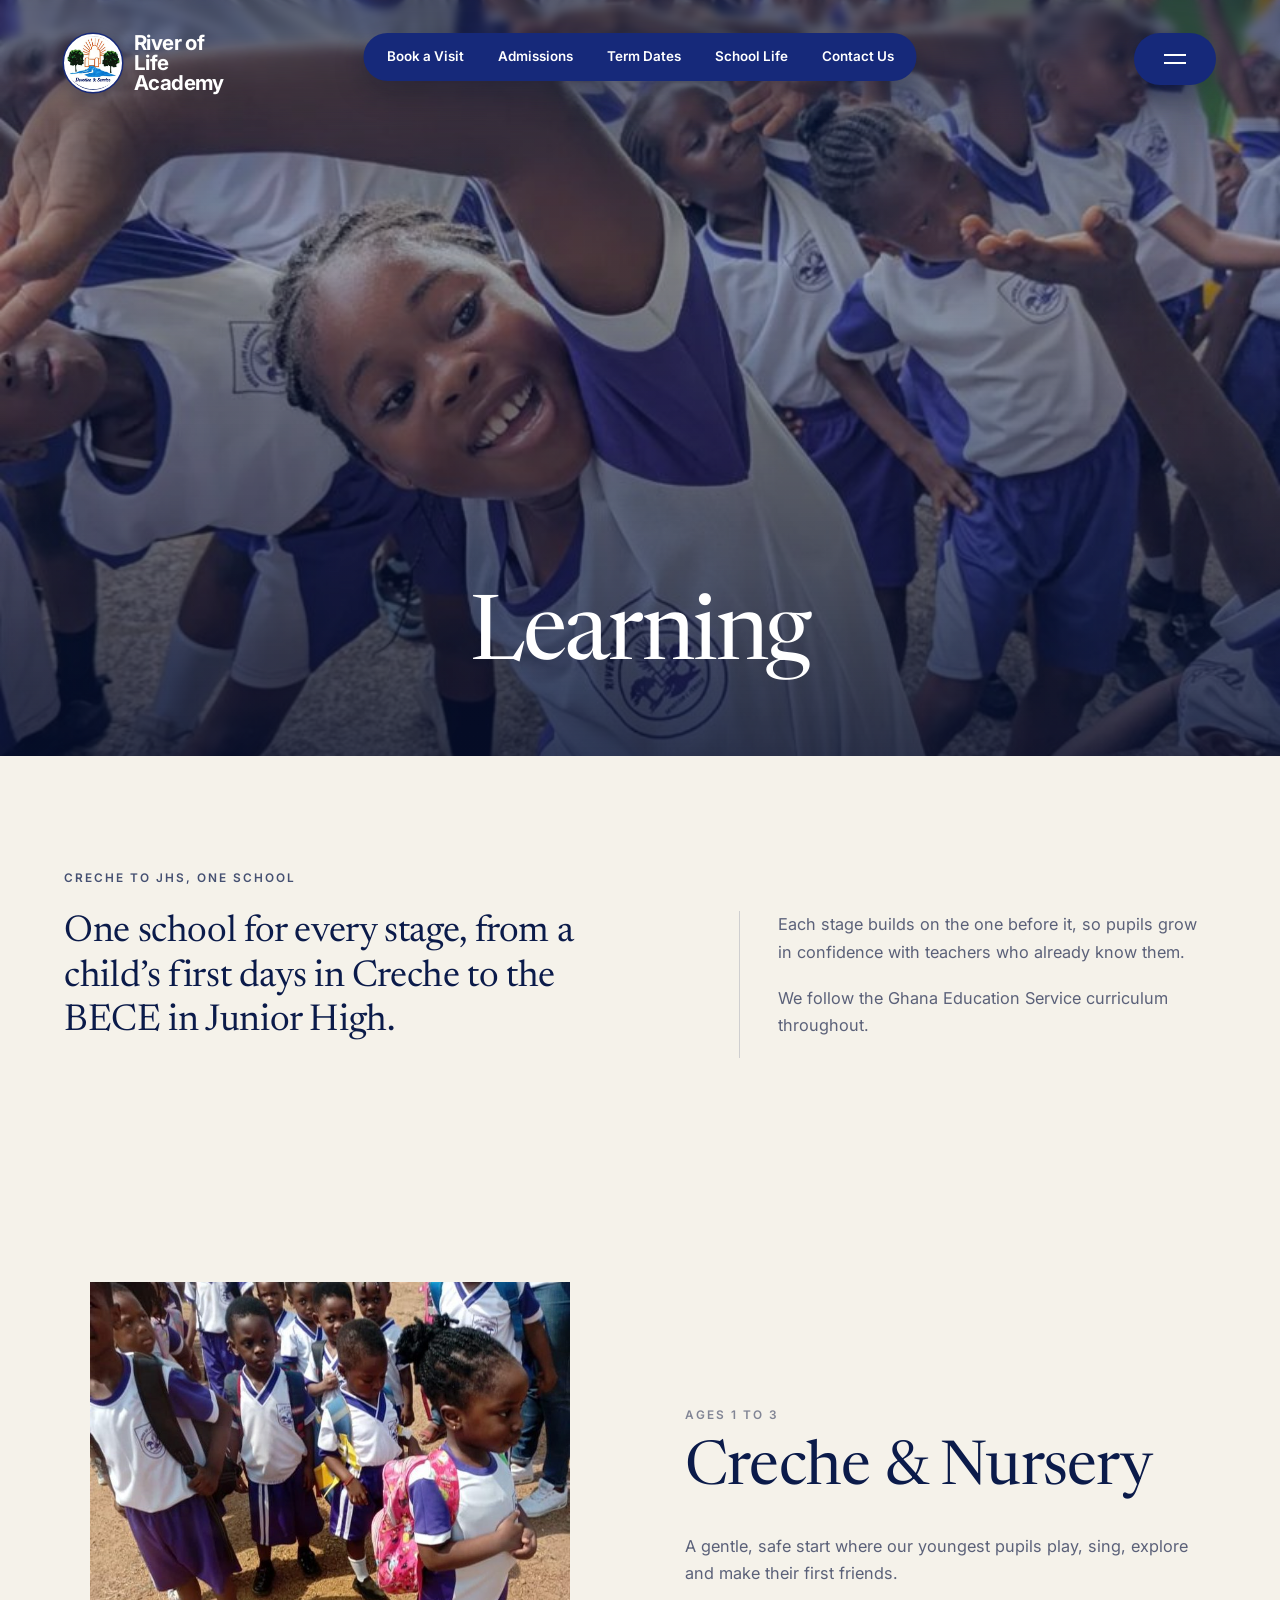
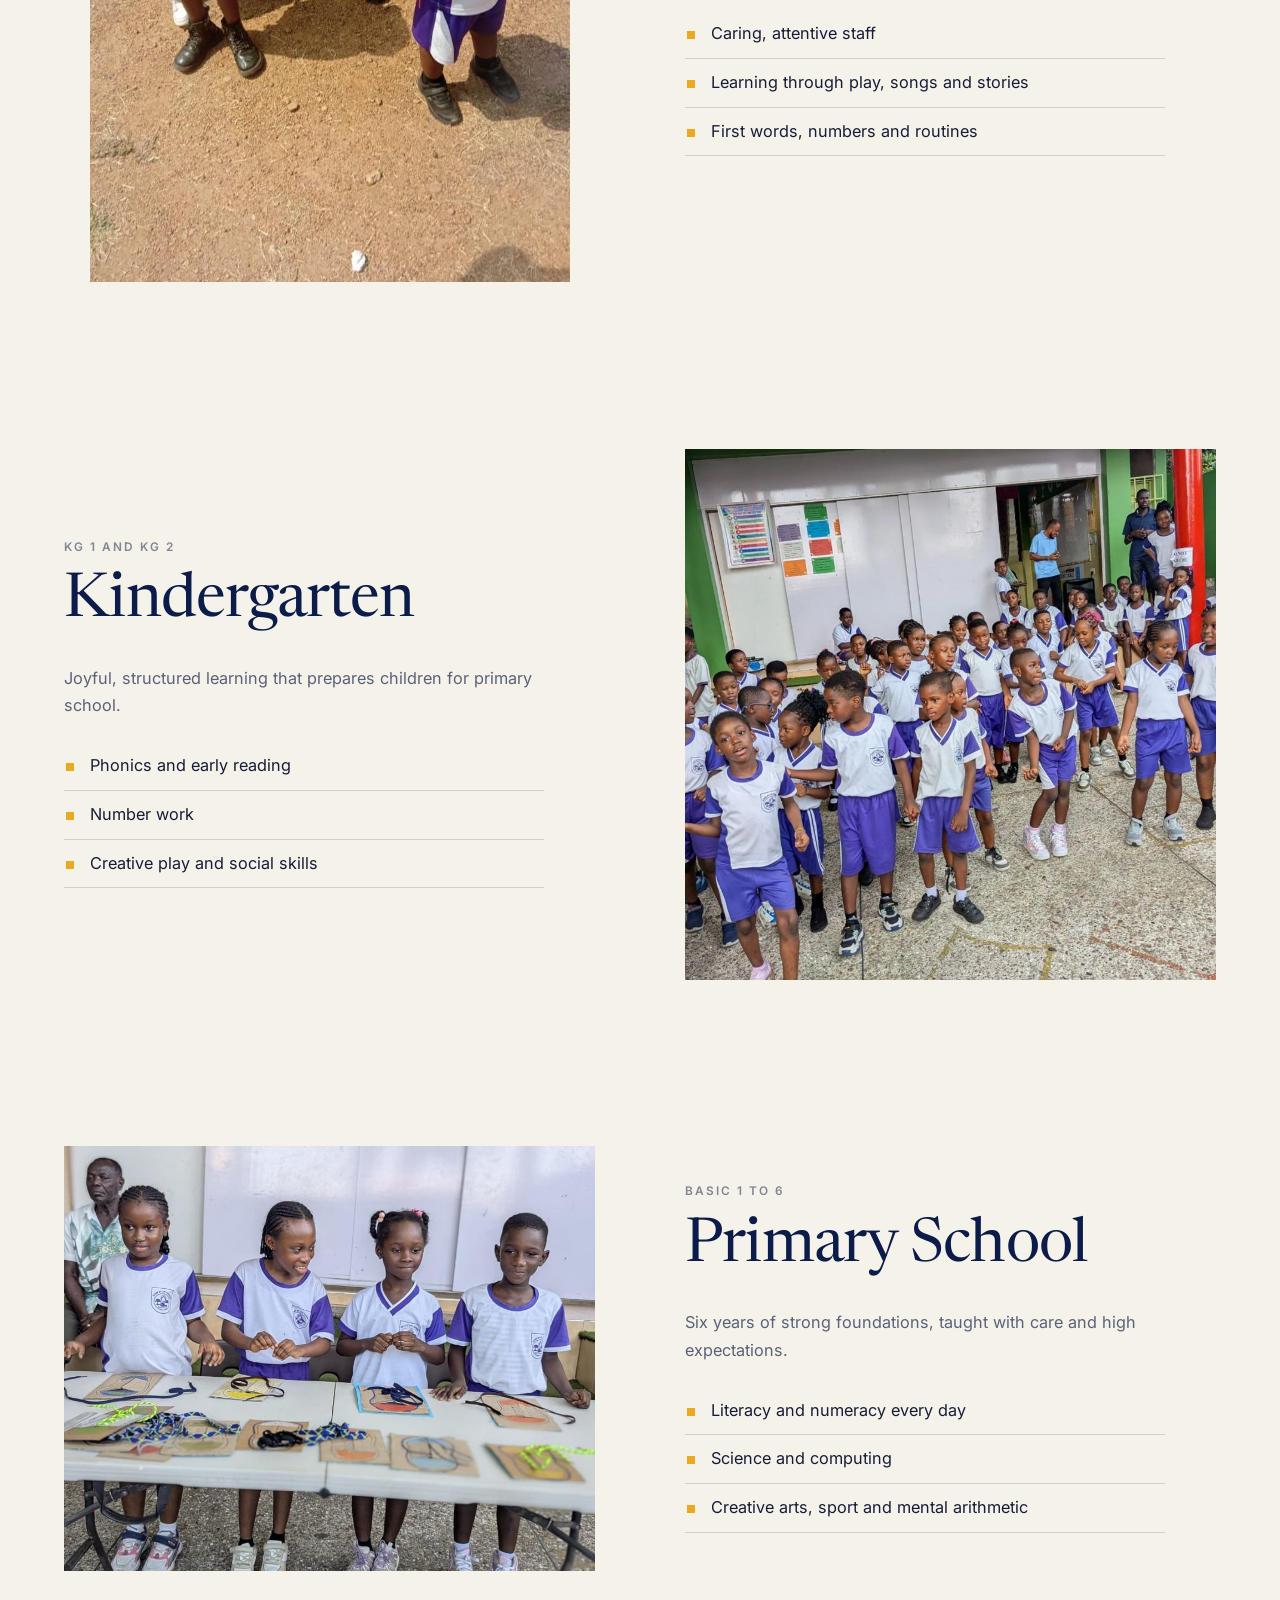
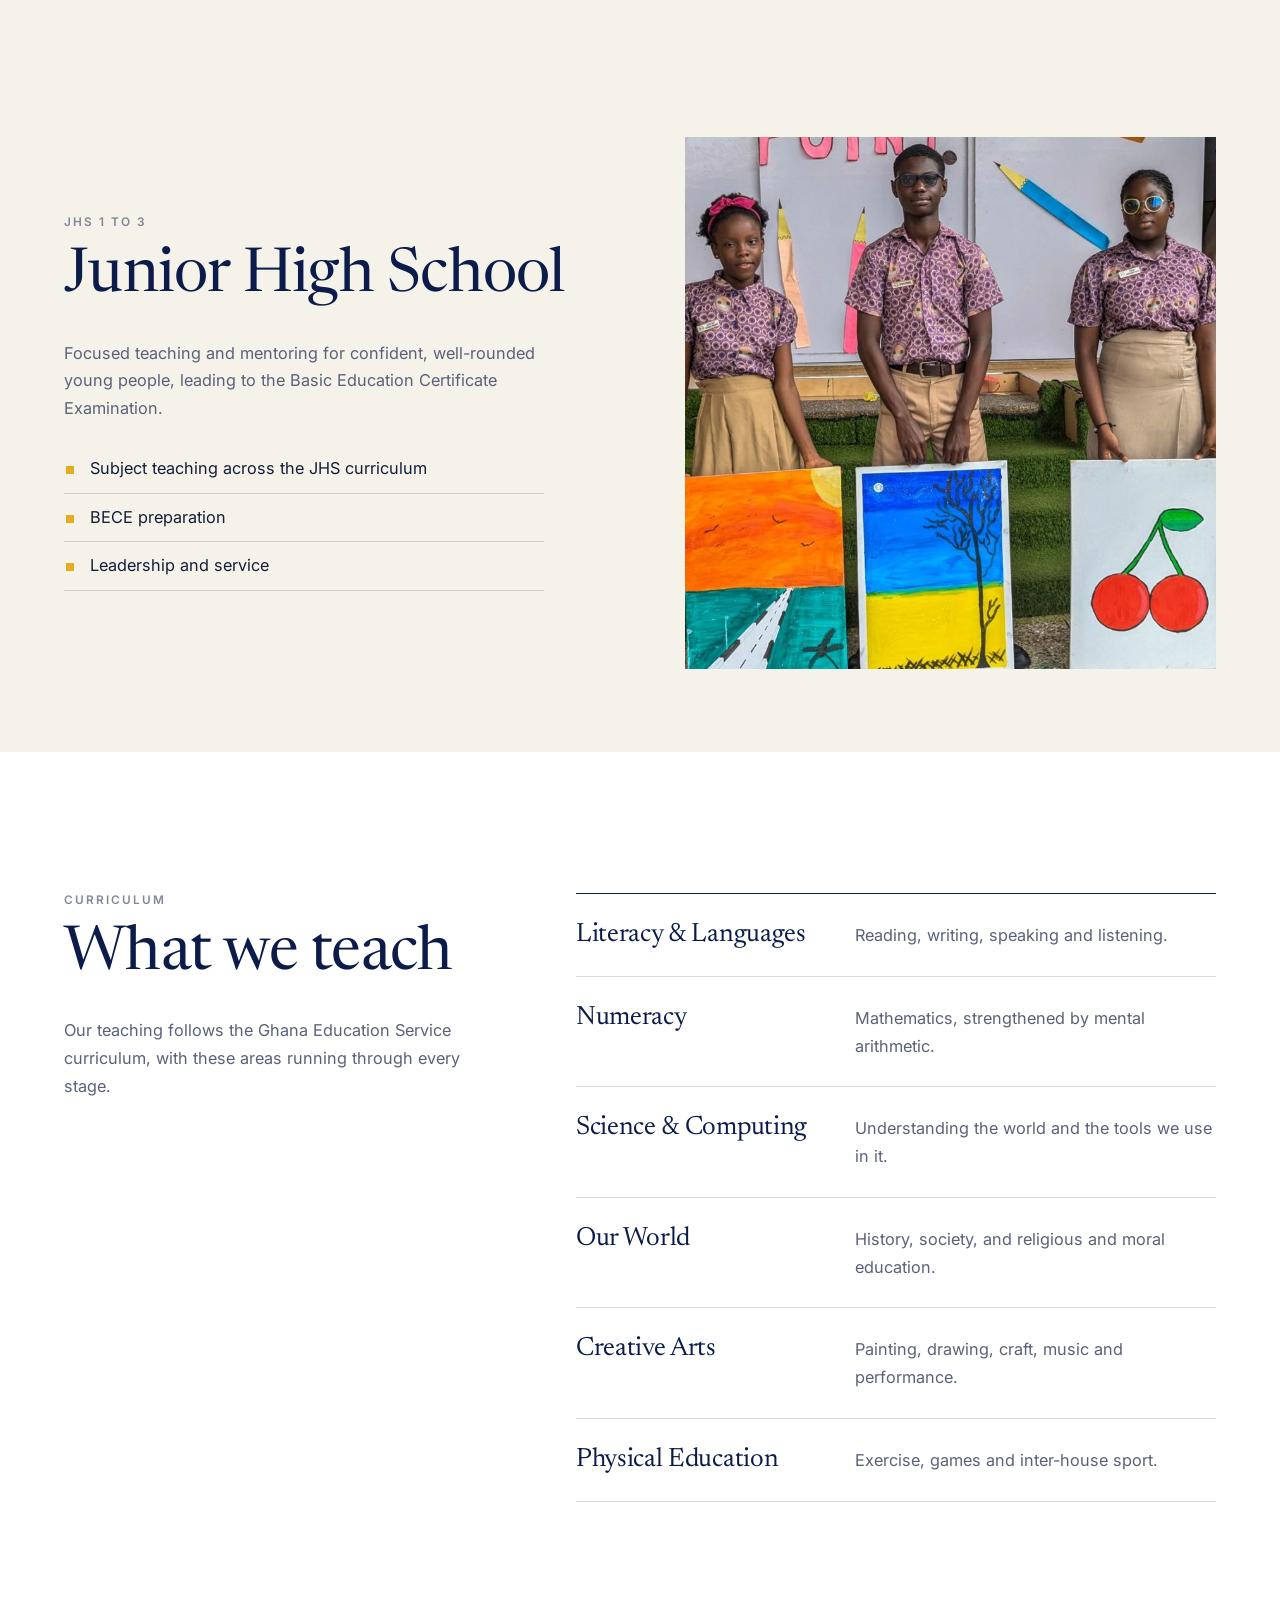
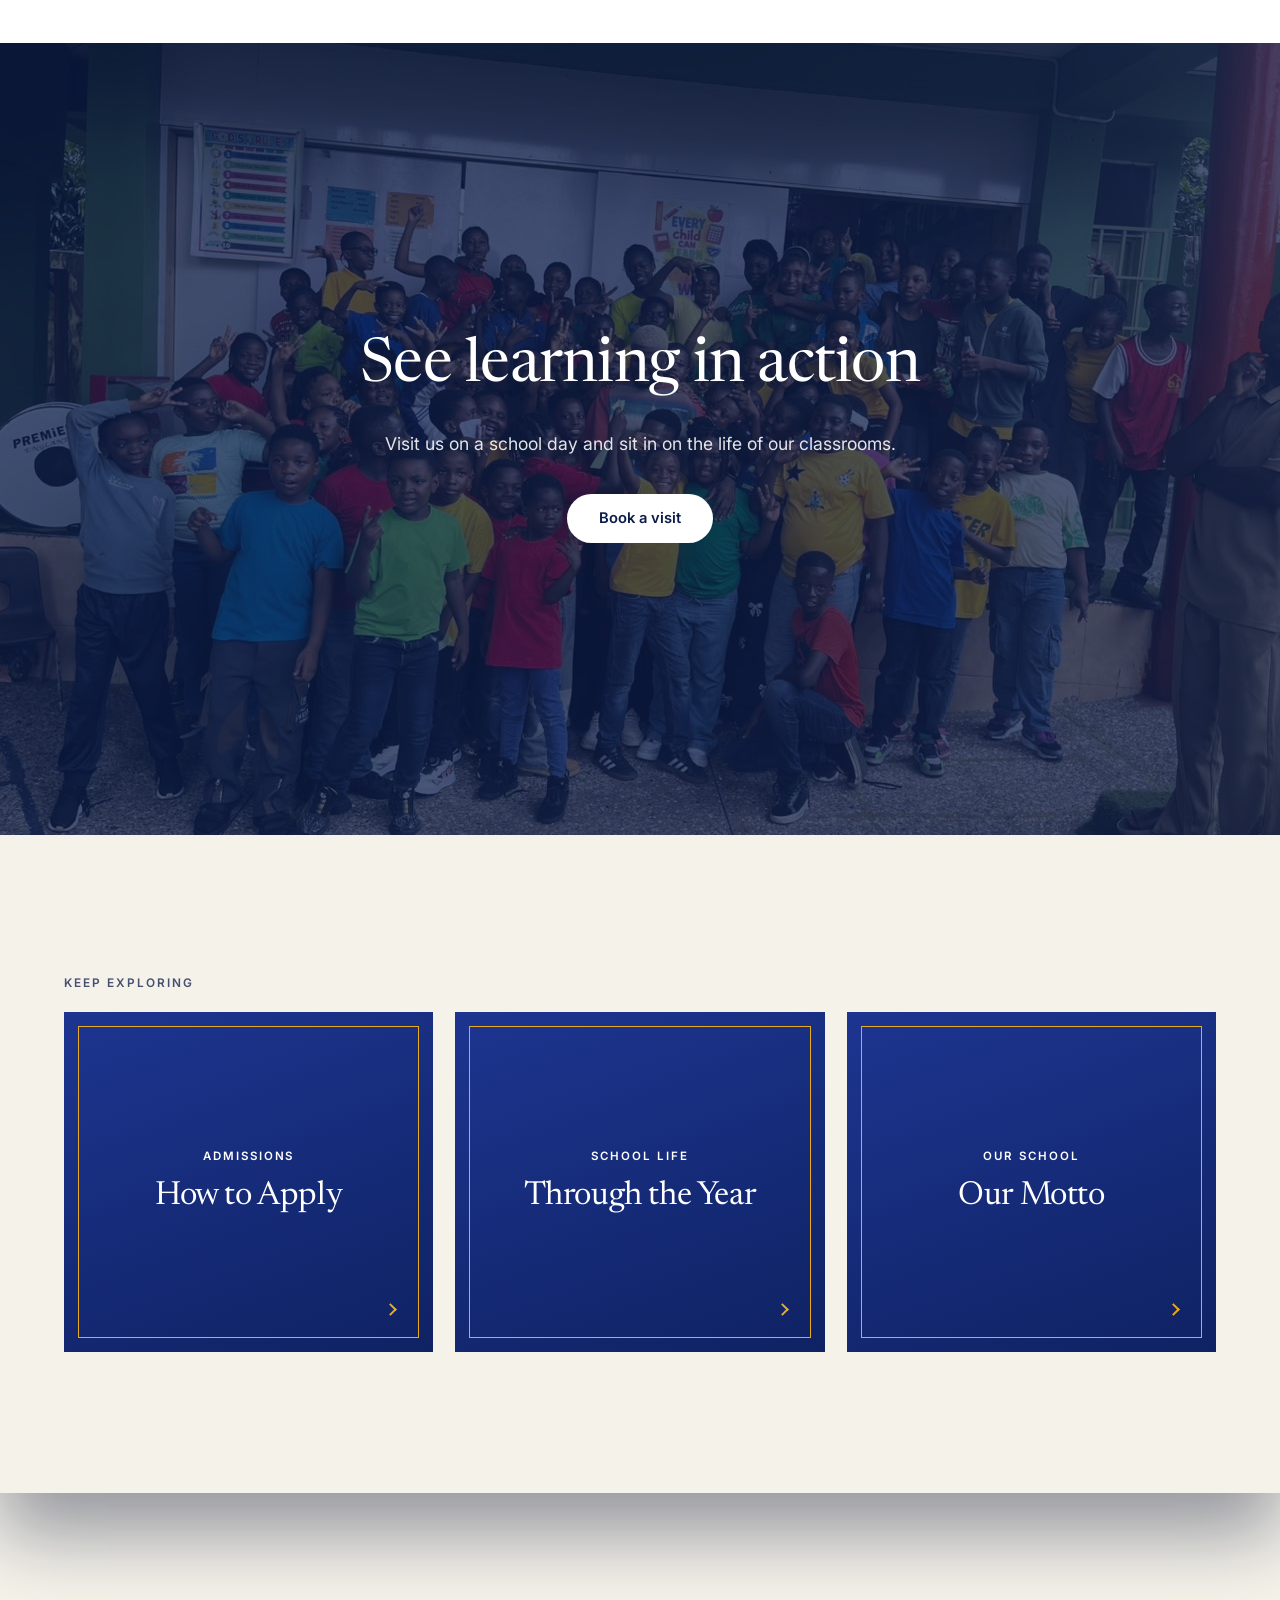
<file: learning.html>
<!DOCTYPE html>
<html lang="en">
<head>
  <meta charset="UTF-8" />
  <meta name="viewport" content="width=device-width, initial-scale=1.0" />
  <title>Learning | River of Life Academy</title>
  <meta name="description" content="Creche and Nursery, Kindergarten, Primary and Junior High School at River of Life Academy, Accra." />
  <meta name="theme-color" content="#0b1b4a" />
  <meta property="og:title" content="Learning | River of Life Academy" />
  <meta property="og:description" content="Creche and Nursery, Kindergarten, Primary and Junior High School at River of Life Academy, Accra." />
  <meta property="og:type" content="website" />
  <meta property="og:image" content="images/site/hero-1.jpg" />
  <link rel="icon" href="images/favicon.png" type="image/png" />
  <script>document.documentElement.className += " js";</script>
  <link rel="preconnect" href="https://fonts.googleapis.com" />
  <link rel="preconnect" href="https://fonts.gstatic.com" crossorigin />
  <link href="https://fonts.googleapis.com/css2?family=Inter:wght@400;500;600;700&family=Newsreader:ital,opsz,wght@0,6..72,400;0,6..72,500;1,6..72,400&display=swap" rel="stylesheet" />
  <link rel="stylesheet" href="css/styles.css" />
  <link rel="stylesheet" href="css/experience.css" />
  <link rel="stylesheet" href="css/pages.css" />
  <noscript><style>.cover,.veil{display:none!important}body.is-cover{overflow:auto!important}.reveal{opacity:1!important;transform:none!important}</style></noscript>
</head>
<body>
<div class="veil" aria-hidden="true"><img src="images/site/crest.png" alt="" width="120" height="120" /></div>
<div class="topfade" aria-hidden="true"></div>
<header class="header" id="header">
  <a href="index.html" class="wordmark" aria-label="River of Life Academy, home"><img class="wordmark__crest" src="images/site/crest.png" alt="" width="56" height="56" /><span>River of<br/>Life<br/>Academy</span></a>
  <nav class="pillnav" aria-label="Quick links">
    <a href="contact.html#visit">Book a Visit</a>
    <a href="admissions.html">Admissions</a>
    <a href="admissions.html#dates">Term Dates</a>
    <a href="school-life.html">School Life</a>
    <a href="contact.html">Contact Us</a>
  </nav>
  <button class="menu-btn" id="menuBtn" type="button" aria-label="Open menu" aria-expanded="false" aria-controls="menu"><span></span><span></span></button>
</header>
<div class="menu" id="menu" aria-hidden="true">
  <div class="menu__grid">
    <div class="menu__left">
      <img class="menu__crest" src="images/site/crest.png" alt="River of Life Academy crest" width="104" height="104" />
      <p class="menu__name">River of Life Academy</p>
      <p class="menu__label">Useful links</p>
      <a href="index.html">Home</a>
      <a href="contact.html#visit">Book a Visit</a>
      <a href="admissions.html">Admissions</a>
      <a href="admissions.html#dates">Term Dates</a>
      <a href="contact.html">Contact Us</a>
      <p class="menu__label">Call us</p>
      <a href="tel:+233243334846">0243 334 846</a>
      <a href="tel:+233540570330">0540 570 330</a>
    </div>
    <nav class="menu__main" aria-label="Main menu">
      <a href="our-school.html" data-sub="about" data-img="images/site/hero-1.jpg" class="is-on"><span><small>01</small>Our School</span><i class="arrow" aria-hidden="true"></i></a>
      <a href="learning.html" data-sub="learning" data-img="images/site/primary.jpg"><span><small>02</small>Learning</span><i class="arrow" aria-hidden="true"></i></a>
      <a href="school-life.html" data-sub="life" data-img="images/site/hero-3.jpg"><span><small>03</small>School Life</span><i class="arrow" aria-hidden="true"></i></a>
      <a href="admissions.html" data-sub="admissions" data-img="images/site/h-class.jpg"><span><small>04</small>Admissions</span><i class="arrow" aria-hidden="true"></i></a>
      <a href="moments.html" data-sub="moments" data-img="images/site/g-ucmas-team.jpg"><span><small>05</small>Moments</span><i class="arrow" aria-hidden="true"></i></a>
      <a href="contact.html" data-sub="contact" data-img="images/site/g-houses.jpg"><span><small>06</small>Contact Us</span><i class="arrow" aria-hidden="true"></i></a>
    </nav>
    <div class="menu__sub">
      <div data-for="about" class="is-on"><a href="our-school.html">Who We Are</a><a href="our-school.html#motto">Our Motto</a><a href="our-school.html#principal">A Word from our Principals</a><a href="our-school.html#people">Our People</a><a href="our-school.html#campus">Our Campus</a></div>
      <div data-for="learning"><a href="learning.html#creche">Creche &amp; Nursery</a><a href="learning.html#kindergarten">Kindergarten</a><a href="learning.html#primary">Primary School</a><a href="learning.html#jhs">Junior High School</a><a href="learning.html#curriculum">What We Teach</a></div>
      <div data-for="life"><a href="school-life.html#calendar">Through the Year</a><a href="moments.html">Photo Gallery</a></div>
      <div data-for="admissions"><a href="admissions.html#apply">How to Apply</a><a href="admissions.html#bring">What to Bring</a><a href="admissions.html#dates">Term Dates</a><a href="contact.html#visit">Book a Visit</a></div>
      <div data-for="moments"><a href="moments.html">Photo Gallery</a><a href="https://www.instagram.com/rola_school/" target="_blank" rel="noopener">Instagram</a></div>
      <div data-for="contact"><a href="contact.html">Get in Touch</a><a href="https://maps.app.goo.gl/BwdagYMMDPkHuo2j6" target="_blank" rel="noopener">Get Directions</a><a href="contact.html#visit">Send a Message</a></div>
      <figure class="menu__photo"><img id="menuPhoto" src="images/site/hero-1.jpg" alt="" /></figure>
    </div>
    <div class="menu__foot">
      <a href="#">Facebook</a>
      <a href="https://www.instagram.com/rola_school/" target="_blank" rel="noopener">Instagram</a>
      <a href="https://wa.me/233243334846" target="_blank" rel="noopener">WhatsApp</a>
      <a href="#" id="replayIntro">Welcome screen</a>
      <span>Devotion and Service</span>
    </div>
  </div>
</div>
<main id="top">
  <section class="phero">
    <img class="phero__img" data-parallax src="images/site/primary.jpg" alt="Primary pupils stretching during a physical education session" style="object-position:center 30%" />
    <div class="phero__shade" aria-hidden="true"></div>
    <h1 class="phero__title">Learning</h1>
  </section>

  <section class="section statement">
    <div class="wrap">
      <p class="eyebrow">Creche to JHS, one school</p>
      <div class="intro__grid">
        <p class="lead reveal">One school for every stage, from a child&rsquo;s first days in Creche to the BECE in Junior High.</p>
        <div class="intro__body reveal"><p>Each stage builds on the one before it, so pupils grow in confidence with teachers who already know them.</p><p>We follow the Ghana Education Service curriculum throughout.</p></div>
      </div>
    </div>
  </section>

  <section class="section split" id="creche">
    <div class="wrap split__grid">
      <figure class="split__media split__media--tall reveal"><img src="images/site/nursery.jpg" alt="Our youngest pupils in uniform with their backpacks" loading="lazy" style="object-position:center 30%" /></figure>
      <div class="split__text reveal">
        <p class="eyebrow">Ages 1 to 3</p>
        <h2>Creche &amp; Nursery</h2>
        <p>A gentle, safe start where our youngest pupils play, sing, explore and make their first friends.</p><ul class="dots"><li>Caring, attentive staff</li><li>Learning through play, songs and stories</li><li>First words, numbers and routines</li></ul>
      </div>
    </div>
  </section>

  <section class="section split split--flip" id="kindergarten">
    <div class="wrap split__grid">
      <figure class="split__media split__media--square reveal"><img src="images/site/kg.jpg" alt="Kindergarten pupils at assembly" loading="lazy" style="object-position:center 50%" /></figure>
      <div class="split__text reveal">
        <p class="eyebrow">KG 1 and KG 2</p>
        <h2>Kindergarten</h2>
        <p>Joyful, structured learning that prepares children for primary school.</p><ul class="dots"><li>Phonics and early reading</li><li>Number work</li><li>Creative play and social skills</li></ul>
      </div>
    </div>
  </section>

  <section class="section split" id="primary">
    <div class="wrap split__grid">
      <figure class="split__media split__media--wide reveal"><img src="images/site/g-craft-table.jpg" alt="Primary pupils showing their craft work at a table" loading="lazy" style="object-position:center 50%" /></figure>
      <div class="split__text reveal">
        <p class="eyebrow">Basic 1 to 6</p>
        <h2>Primary School</h2>
        <p>Six years of strong foundations, taught with care and high expectations.</p><ul class="dots"><li>Literacy and numeracy every day</li><li>Science and computing</li><li>Creative arts, sport and mental arithmetic</li></ul>
      </div>
    </div>
  </section>

  <section class="section split split--flip" id="jhs">
    <div class="wrap split__grid">
      <figure class="split__media split__media--square reveal"><img src="images/site/jhs.jpg" alt="Junior High students presenting their paintings" loading="lazy" style="object-position:center 30%" /></figure>
      <div class="split__text reveal">
        <p class="eyebrow">JHS 1 to 3</p>
        <h2>Junior High School</h2>
        <p>Focused teaching and mentoring for confident, well-rounded young people, leading to the Basic Education Certificate Examination.</p><ul class="dots"><li>Subject teaching across the JHS curriculum</li><li>BECE preparation</li><li>Leadership and service</li></ul>
      </div>
    </div>
  </section>

  <section class="section facts-section" id="curriculum">
    <div class="wrap life__grid">
      <div class="life__intro reveal"><p class="eyebrow">Curriculum</p><h2>What we teach</h2><p>Our teaching follows the Ghana Education Service curriculum, with these areas running through every stage.</p></div>
      <div class="table reveal">
        <div class="table__row"><h3>Literacy &amp; Languages</h3><p>Reading, writing, speaking and listening.</p></div>
        <div class="table__row"><h3>Numeracy</h3><p>Mathematics, strengthened by mental arithmetic.</p></div>
        <div class="table__row"><h3>Science &amp; Computing</h3><p>Understanding the world and the tools we use in it.</p></div>
        <div class="table__row"><h3>Our World</h3><p>History, society, and religious and moral education.</p></div>
        <div class="table__row"><h3>Creative Arts</h3><p>Painting, drawing, craft, music and performance.</p></div>
        <div class="table__row"><h3>Physical Education</h3><p>Exercise, games and inter-house sport.</p></div>
      </div>
    </div>
  </section>

  <section class="banner">
    <img src="images/site/g-houses.jpg" alt="" loading="lazy" style="object-position:center 45%" />
    <div class="banner__shade" aria-hidden="true"></div>
    <div class="banner__text reveal">
      <h2>See learning in action</h2>
      <p>Visit us on a school day and sit in on the life of our classrooms.</p>
      <a href="contact.html#visit" class="btn btn--light">Book a visit <i aria-hidden="true"></i></a>
    </div>
  </section>

  <section class="section explore">
    <div class="wrap">
      <p class="eyebrow">Keep exploring</p>
      <div class="explore__grid"><a href="admissions.html" class="card reveal"><span class="card__label">Admissions</span><span class="card__title">How to Apply</span><i class="arrow" aria-hidden="true"></i></a><a href="school-life.html" class="card reveal"><span class="card__label">School Life</span><span class="card__title">Through the Year</span><i class="arrow" aria-hidden="true"></i></a><a href="our-school.html#motto" class="card reveal"><span class="card__label">Our School</span><span class="card__title">Our Motto</span><i class="arrow" aria-hidden="true"></i></a></div>
    </div>
  </section>
</main>
<footer class="footer">
  <div class="wrap footer__cards">
    <a href="admissions.html" class="fcard">
      <img src="images/site/g-art2.jpg" alt="" loading="lazy" />
      <div><h2>Begin your journey</h2><p>Explore our admissions process and take the next step with confidence.</p><span class="btn btn--light">Admissions <i aria-hidden="true"></i></span></div>
    </a>
    <a href="contact.html#visit" class="fcard">
      <img src="images/site/g-culture2.jpg" alt="" loading="lazy" />
      <div><h2>Book a visit</h2><p>Walk through our classrooms, meet our teachers and discover what makes ROLA special.</p><span class="btn btn--light">Visits <i aria-hidden="true"></i></span></div>
    </a>
  </div>
  <div class="wrap footer__bottom">
    <p class="wordmark wordmark--footer"><img class="wordmark__crest" src="images/site/crest.png" alt="" width="56" height="56" /><span>River of<br/>Life<br/>Academy</span></p>
    <p class="footer__motto">Devotion and Service</p>
    <nav class="footer__links" aria-label="Social">
      <a href="#">Facebook</a>
      <a href="https://www.instagram.com/rola_school/" target="_blank" rel="noopener">Instagram</a>
      <a href="https://wa.me/233243334846" target="_blank" rel="noopener">WhatsApp</a>
    </nav>
    <p class="footer__copy">All rights reserved. &copy; <span id="year">2026</span> River of Life Academy, Accra</p>
  </div>
</footer>

<div class="lightbox" id="lightbox" aria-hidden="true">
  <button class="lightbox__close" type="button" aria-label="Close">Close</button>
  <img alt="" />
  <p></p>
</div>

<script src="js/site.js"></script>
<script src="js/main.js"></script>
</body>
</html>
</file>
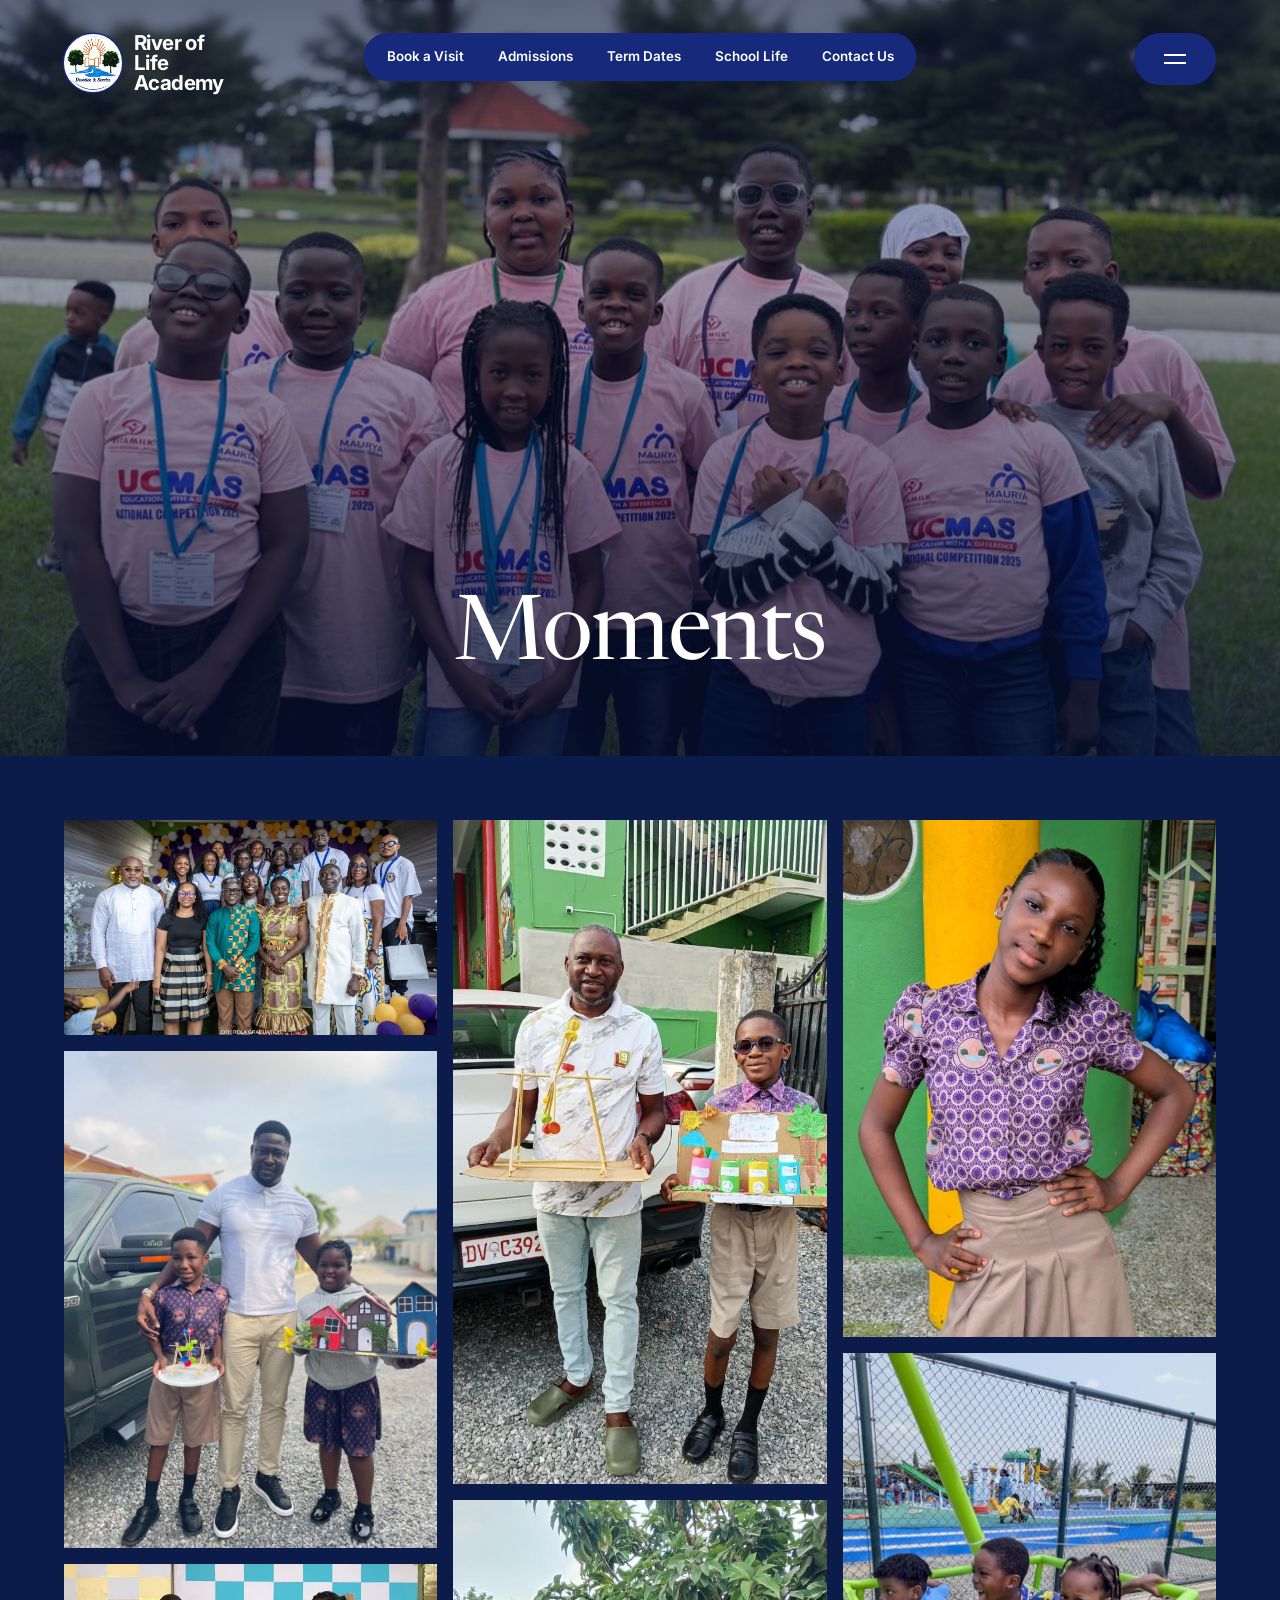
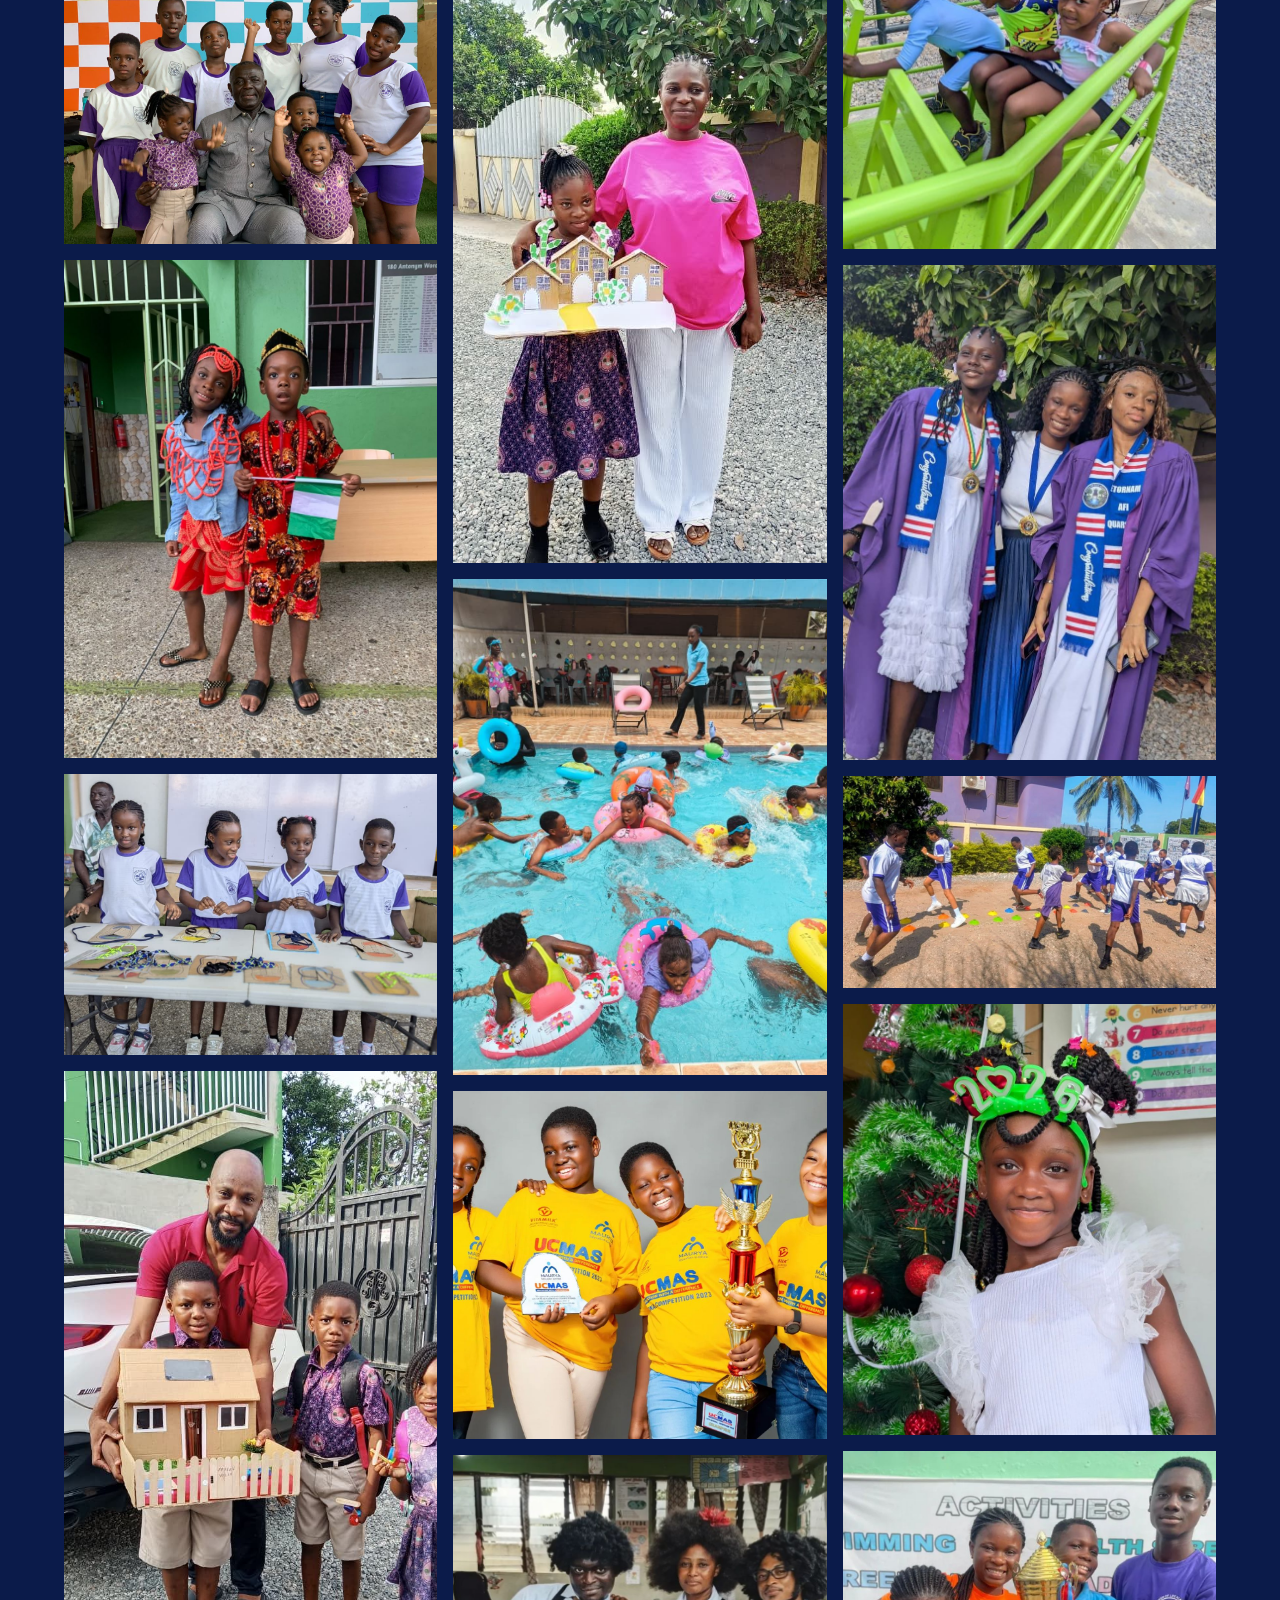
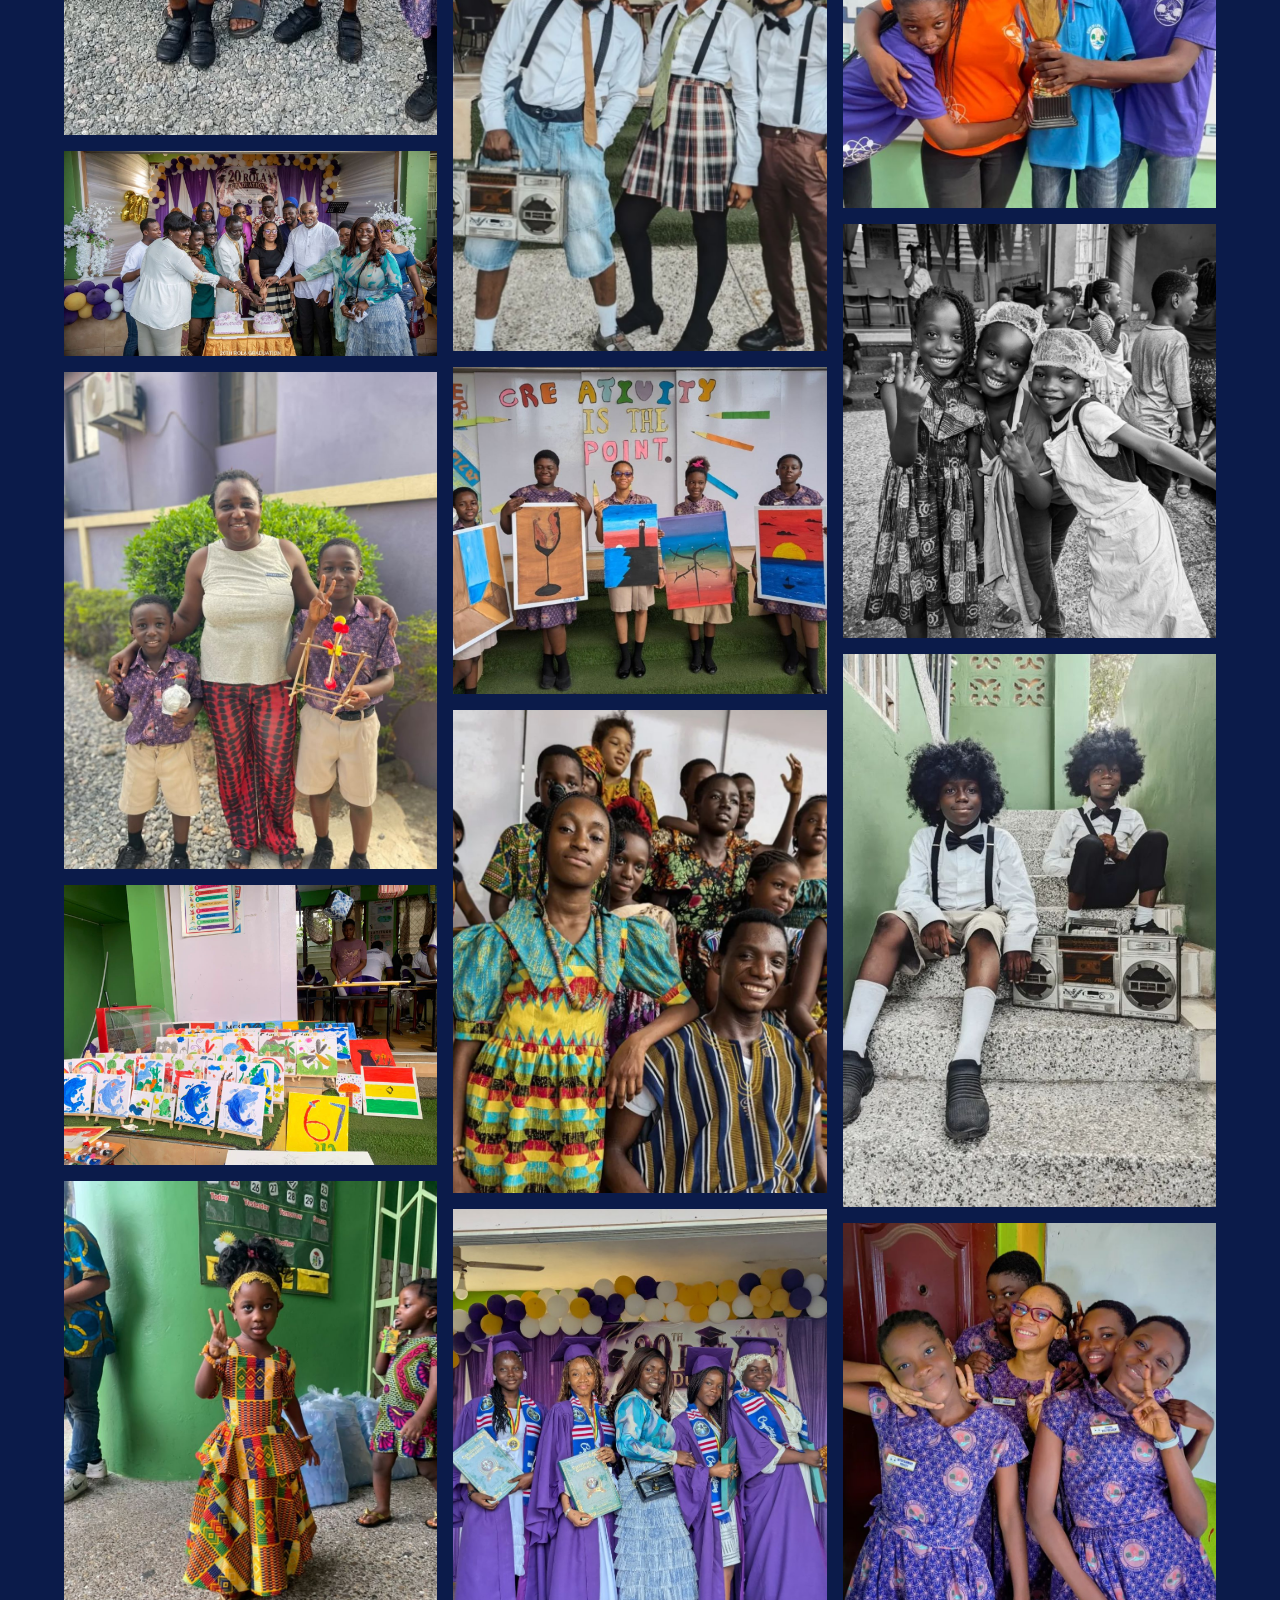
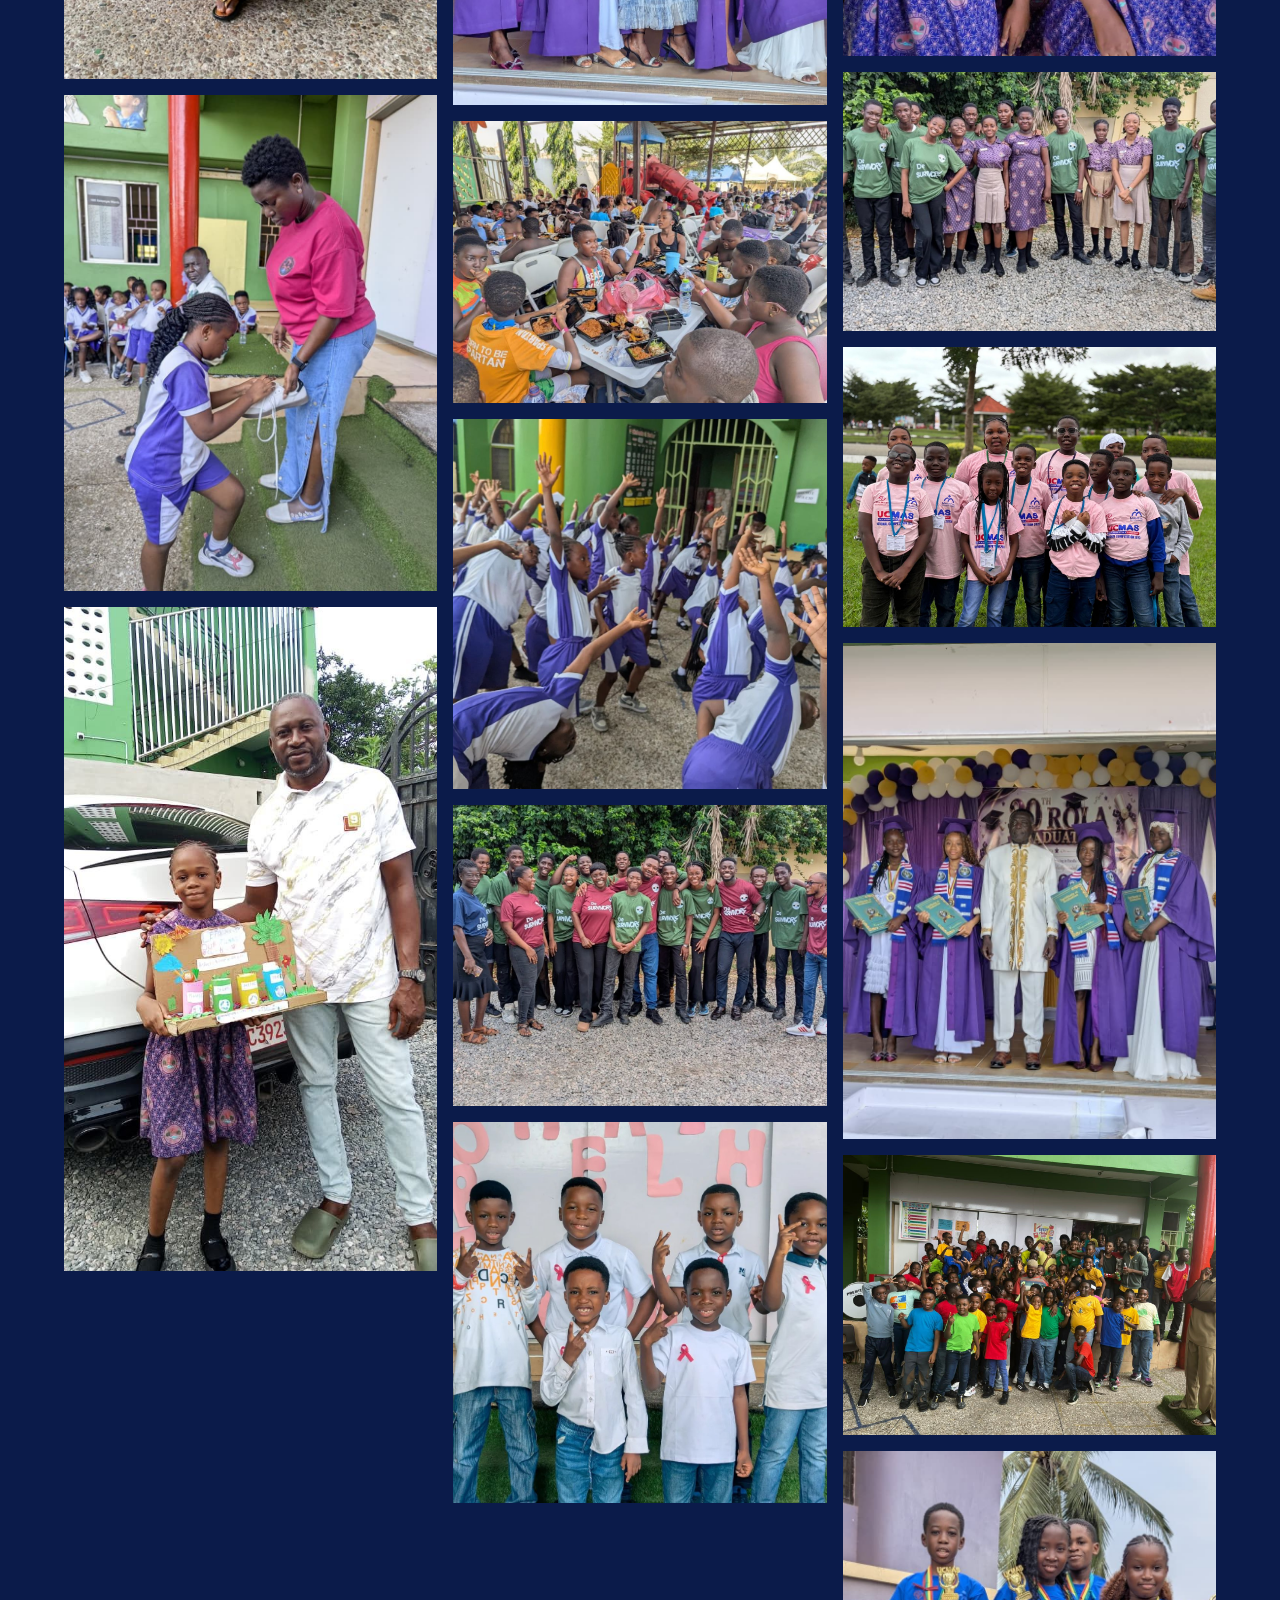
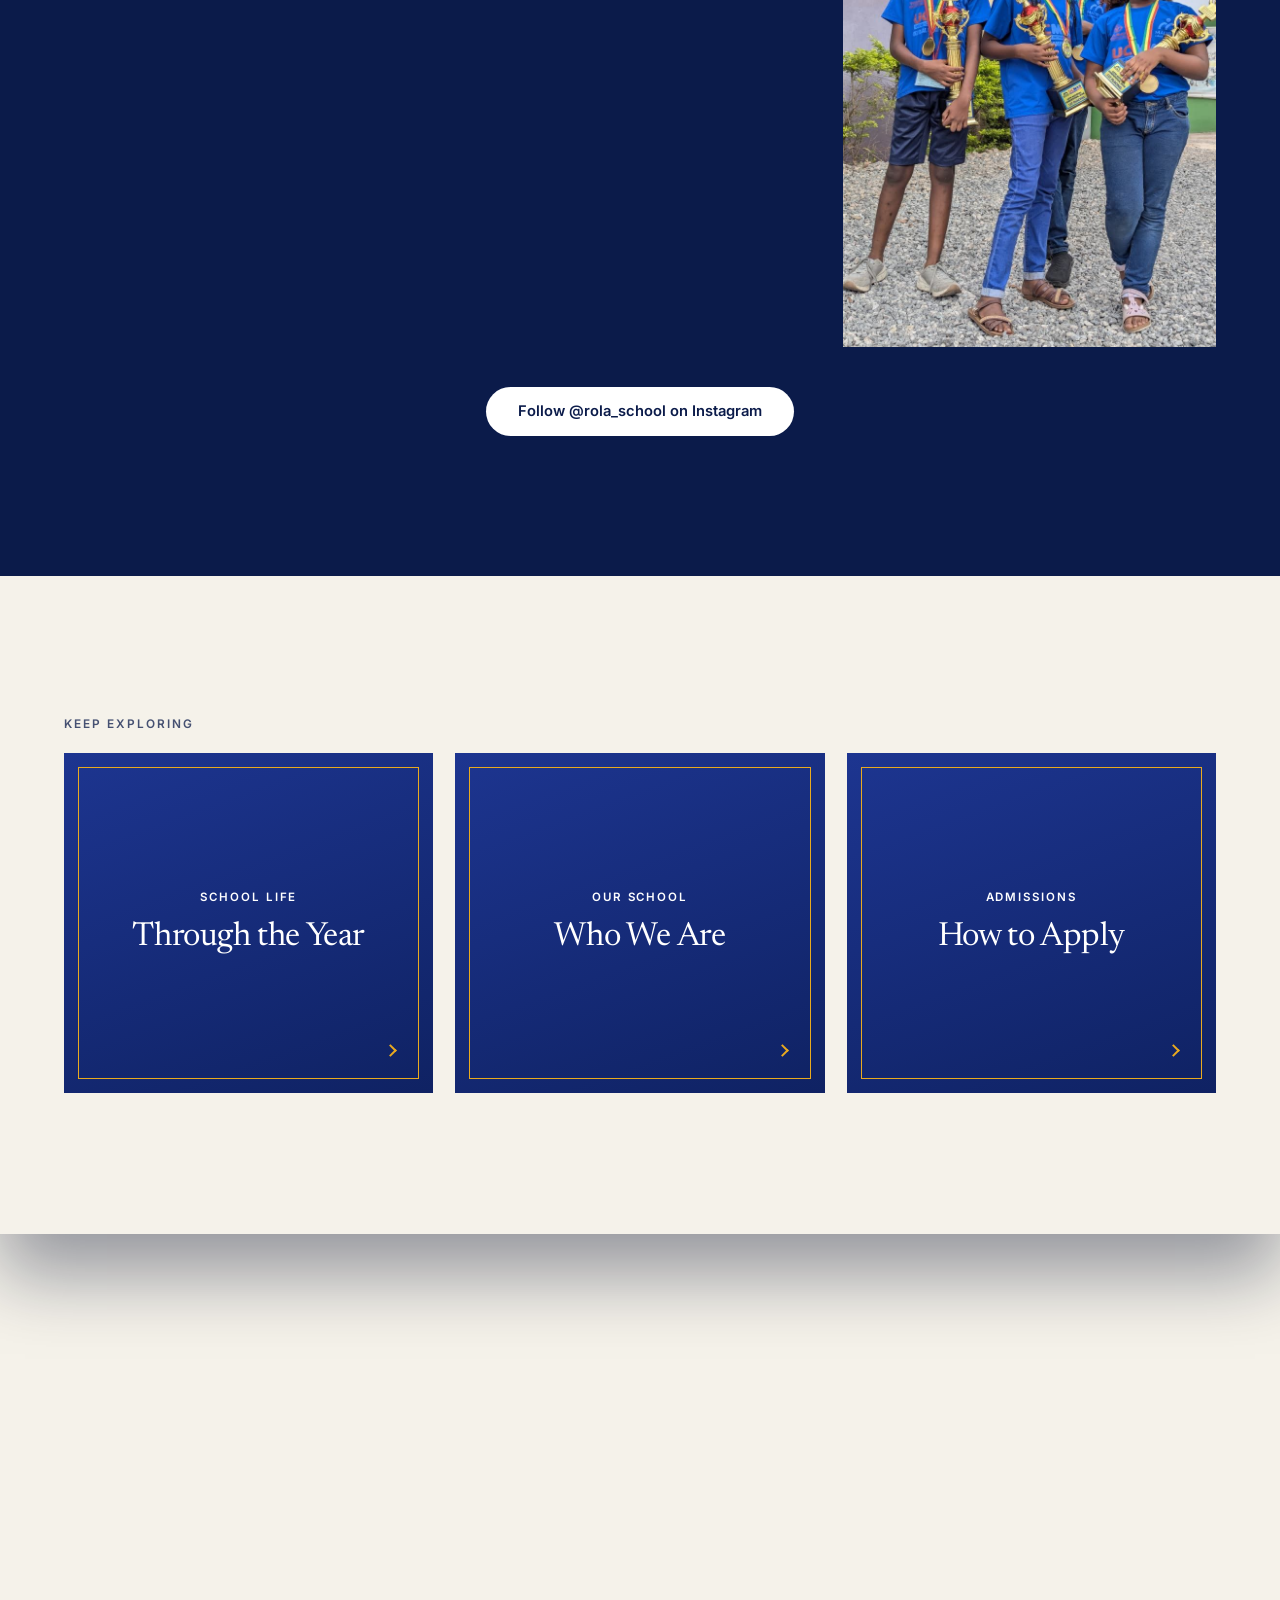
<file: moments.html>
<!DOCTYPE html>
<html lang="en">
<head>
  <meta charset="UTF-8" />
  <meta name="viewport" content="width=device-width, initial-scale=1.0" />
  <title>Moments | River of Life Academy</title>
  <meta name="description" content="Photo gallery of life at River of Life Academy, Accra." />
  <meta name="theme-color" content="#0b1b4a" />
  <meta property="og:title" content="Moments | River of Life Academy" />
  <meta property="og:description" content="Photo gallery of life at River of Life Academy, Accra." />
  <meta property="og:type" content="website" />
  <meta property="og:image" content="images/site/hero-1.jpg" />
  <link rel="icon" href="images/favicon.png" type="image/png" />
  <script>document.documentElement.className += " js";</script>
  <link rel="preconnect" href="https://fonts.googleapis.com" />
  <link rel="preconnect" href="https://fonts.gstatic.com" crossorigin />
  <link href="https://fonts.googleapis.com/css2?family=Inter:wght@400;500;600;700&family=Newsreader:ital,opsz,wght@0,6..72,400;0,6..72,500;1,6..72,400&display=swap" rel="stylesheet" />
  <link rel="stylesheet" href="css/styles.css" />
  <link rel="stylesheet" href="css/experience.css" />
  <link rel="stylesheet" href="css/pages.css" />
  <noscript><style>.cover,.veil{display:none!important}body.is-cover{overflow:auto!important}.reveal{opacity:1!important;transform:none!important}</style></noscript>
</head>
<body>
<div class="veil" aria-hidden="true"><img src="images/site/crest.png" alt="" width="120" height="120" /></div>
<div class="topfade" aria-hidden="true"></div>
<header class="header" id="header">
  <a href="index.html" class="wordmark" aria-label="River of Life Academy, home"><img class="wordmark__crest" src="images/site/crest.png" alt="" width="56" height="56" /><span>River of<br/>Life<br/>Academy</span></a>
  <nav class="pillnav" aria-label="Quick links">
    <a href="contact.html#visit">Book a Visit</a>
    <a href="admissions.html">Admissions</a>
    <a href="admissions.html#dates">Term Dates</a>
    <a href="school-life.html">School Life</a>
    <a href="contact.html">Contact Us</a>
  </nav>
  <button class="menu-btn" id="menuBtn" type="button" aria-label="Open menu" aria-expanded="false" aria-controls="menu"><span></span><span></span></button>
</header>
<div class="menu" id="menu" aria-hidden="true">
  <div class="menu__grid">
    <div class="menu__left">
      <img class="menu__crest" src="images/site/crest.png" alt="River of Life Academy crest" width="104" height="104" />
      <p class="menu__name">River of Life Academy</p>
      <p class="menu__label">Useful links</p>
      <a href="index.html">Home</a>
      <a href="contact.html#visit">Book a Visit</a>
      <a href="admissions.html">Admissions</a>
      <a href="admissions.html#dates">Term Dates</a>
      <a href="contact.html">Contact Us</a>
      <p class="menu__label">Call us</p>
      <a href="tel:+233243334846">0243 334 846</a>
      <a href="tel:+233540570330">0540 570 330</a>
    </div>
    <nav class="menu__main" aria-label="Main menu">
      <a href="our-school.html" data-sub="about" data-img="images/site/hero-1.jpg" class="is-on"><span><small>01</small>Our School</span><i class="arrow" aria-hidden="true"></i></a>
      <a href="learning.html" data-sub="learning" data-img="images/site/primary.jpg"><span><small>02</small>Learning</span><i class="arrow" aria-hidden="true"></i></a>
      <a href="school-life.html" data-sub="life" data-img="images/site/hero-3.jpg"><span><small>03</small>School Life</span><i class="arrow" aria-hidden="true"></i></a>
      <a href="admissions.html" data-sub="admissions" data-img="images/site/h-class.jpg"><span><small>04</small>Admissions</span><i class="arrow" aria-hidden="true"></i></a>
      <a href="moments.html" data-sub="moments" data-img="images/site/g-ucmas-team.jpg"><span><small>05</small>Moments</span><i class="arrow" aria-hidden="true"></i></a>
      <a href="contact.html" data-sub="contact" data-img="images/site/g-houses.jpg"><span><small>06</small>Contact Us</span><i class="arrow" aria-hidden="true"></i></a>
    </nav>
    <div class="menu__sub">
      <div data-for="about" class="is-on"><a href="our-school.html">Who We Are</a><a href="our-school.html#motto">Our Motto</a><a href="our-school.html#principal">A Word from our Principals</a><a href="our-school.html#people">Our People</a><a href="our-school.html#campus">Our Campus</a></div>
      <div data-for="learning"><a href="learning.html#creche">Creche &amp; Nursery</a><a href="learning.html#kindergarten">Kindergarten</a><a href="learning.html#primary">Primary School</a><a href="learning.html#jhs">Junior High School</a><a href="learning.html#curriculum">What We Teach</a></div>
      <div data-for="life"><a href="school-life.html#calendar">Through the Year</a><a href="moments.html">Photo Gallery</a></div>
      <div data-for="admissions"><a href="admissions.html#apply">How to Apply</a><a href="admissions.html#bring">What to Bring</a><a href="admissions.html#dates">Term Dates</a><a href="contact.html#visit">Book a Visit</a></div>
      <div data-for="moments"><a href="moments.html">Photo Gallery</a><a href="https://www.instagram.com/rola_school/" target="_blank" rel="noopener">Instagram</a></div>
      <div data-for="contact"><a href="contact.html">Get in Touch</a><a href="https://maps.app.goo.gl/BwdagYMMDPkHuo2j6" target="_blank" rel="noopener">Get Directions</a><a href="contact.html#visit">Send a Message</a></div>
      <figure class="menu__photo"><img id="menuPhoto" src="images/site/hero-1.jpg" alt="" /></figure>
    </div>
    <div class="menu__foot">
      <a href="#">Facebook</a>
      <a href="https://www.instagram.com/rola_school/" target="_blank" rel="noopener">Instagram</a>
      <a href="https://wa.me/233243334846" target="_blank" rel="noopener">WhatsApp</a>
      <a href="#" id="replayIntro">Welcome screen</a>
      <span>Devotion and Service</span>
    </div>
  </div>
</div>
<main id="top">
  <section class="phero">
    <img class="phero__img" data-parallax src="images/site/g-ucmas-team.jpg" alt="The UCMAS competition team together outdoors" style="object-position:center 45%" />
    <div class="phero__shade" aria-hidden="true"></div>
    <h1 class="phero__title">Moments</h1>
  </section>

  <section class="section moments moments--page">
    <div class="wrap">
      <div class="grid" id="gallery">
        <button type="button" class="shot"><img src="images/site/g-teachers-parents.jpg" alt="School photo: Teachers and parents, 20th Graduation" loading="lazy" /><span>Teachers and parents, 20th Graduation</span></button>
        <button type="button" class="shot"><img src="images/site/g-craft-1.jpg" alt="School photo: Projects made with our parents" loading="lazy" /><span>Projects made with our parents</span></button>
        <button type="button" class="shot"><img src="images/site/principal-pupils.jpg" alt="School photo: With our Principal" loading="lazy" /><span>With our Principal</span></button>
        <button type="button" class="shot"><img src="images/site/g-culture-pair.jpg" alt="School photo: Cultural Day" loading="lazy" /><span>Cultural Day</span></button>
        <button type="button" class="shot"><img src="images/site/g-craft-table.jpg" alt="School photo: Craft work" loading="lazy" /><span>Craft work</span></button>
        <button type="button" class="shot"><img src="images/site/g-craft-5.jpg" alt="School photo: A model home" loading="lazy" /><span>A model home</span></button>
        <button type="button" class="shot"><img src="images/site/g-grad-cake.jpg" alt="School photo: 20th Graduation celebration" loading="lazy" /><span>20th Graduation celebration</span></button>
        <button type="button" class="shot"><img src="images/site/g-craft-2.jpg" alt="School photo: Family projects" loading="lazy" /><span>Family projects</span></button>
        <button type="button" class="shot"><img src="images/site/g-art-display.jpg" alt="School photo: Art on show" loading="lazy" /><span>Art on show</span></button>
        <button type="button" class="shot"><img src="images/site/g-culture-kente.jpg" alt="School photo: Cultural Day" loading="lazy" /><span>Cultural Day</span></button>
        <button type="button" class="shot"><img src="images/site/g-care.jpg" alt="School photo: A helping hand" loading="lazy" /><span>A helping hand</span></button>
        <button type="button" class="shot"><img src="images/site/g-craft-3.jpg" alt="School photo: Proud of her work" loading="lazy" /><span>Proud of her work</span></button>
        <button type="button" class="shot"><img src="images/site/g-craft-4.jpg" alt="School photo: Built together" loading="lazy" /><span>Built together</span></button>
        <button type="button" class="shot"><img src="images/site/g-craft-6.jpg" alt="School photo: Family projects" loading="lazy" /><span>Family projects</span></button>
        <button type="button" class="shot"><img src="images/site/g-pool.jpg" alt="School photo: Excursion: pool day" loading="lazy" /><span>Excursion: pool day</span></button>
        <button type="button" class="shot"><img src="images/site/g-ucmas.jpg" alt="School photo: UCMAS National Competition" loading="lazy" /><span>UCMAS National Competition</span></button>
        <button type="button" class="shot"><img src="images/site/g-oldschool.jpg" alt="School photo: Old School Day" loading="lazy" /><span>Old School Day</span></button>
        <button type="button" class="shot"><img src="images/site/g-art.jpg" alt="School photo: Creativity is the Point" loading="lazy" /><span>Creativity is the Point</span></button>
        <button type="button" class="shot"><img src="images/site/g-culture.jpg" alt="School photo: Cultural Day" loading="lazy" /><span>Cultural Day</span></button>
        <button type="button" class="shot"><img src="images/site/g-graduation.jpg" alt="School photo: Graduation Day" loading="lazy" /><span>Graduation Day</span></button>
        <button type="button" class="shot"><img src="images/site/g-trip-lunch.jpg" alt="School photo: Excursion: lunch together" loading="lazy" /><span>Excursion: lunch together</span></button>
        <button type="button" class="shot"><img src="images/site/g-pe.jpg" alt="School photo: Morning exercise" loading="lazy" /><span>Morning exercise</span></button>
        <button type="button" class="shot"><img src="images/site/g-grads.jpg" alt="School photo: Graduating class" loading="lazy" /><span>Graduating class</span></button>
        <button type="button" class="shot"><img src="images/site/g-pink.jpg" alt="School photo: Pink October" loading="lazy" /><span>Pink October</span></button>
        <button type="button" class="shot"><img src="images/site/g-class-portrait.jpg" alt="School photo: Proud to be ROLA" loading="lazy" /><span>Proud to be ROLA</span></button>
        <button type="button" class="shot"><img src="images/site/g-trip-play.jpg" alt="School photo: Excursion: playtime" loading="lazy" /><span>Excursion: playtime</span></button>
        <button type="button" class="shot"><img src="images/site/g-graduation2.jpg" alt="School photo: Our graduates" loading="lazy" /><span>Our graduates</span></button>
        <button type="button" class="shot"><img src="images/site/g-games.jpg" alt="School photo: Games day" loading="lazy" /><span>Games day</span></button>
        <button type="button" class="shot"><img src="images/site/g-christmas.jpg" alt="School photo: Christmas at ROLA" loading="lazy" /><span>Christmas at ROLA</span></button>
        <button type="button" class="shot"><img src="images/site/g-trophy.jpg" alt="School photo: Champions" loading="lazy" /><span>Champions</span></button>
        <button type="button" class="shot"><img src="images/site/g-cooking.jpg" alt="School photo: Life skills day" loading="lazy" /><span>Life skills day</span></button>
        <button type="button" class="shot"><img src="images/site/g-retro.jpg" alt="School photo: Old School Day" loading="lazy" /><span>Old School Day</span></button>
        <button type="button" class="shot"><img src="images/site/g-uniform.jpg" alt="School photo: Friends for life" loading="lazy" /><span>Friends for life</span></button>
        <button type="button" class="shot"><img src="images/site/h-class.jpg" alt="School photo: Our seniors" loading="lazy" /><span>Our seniors</span></button>
        <button type="button" class="shot"><img src="images/site/g-ucmas-team.jpg" alt="School photo: UCMAS competition team" loading="lazy" /><span>UCMAS competition team</span></button>
        <button type="button" class="shot"><img src="images/site/g-graduation-principal.jpg" alt="School photo: Graduation with our Principal" loading="lazy" /><span>Graduation with our Principal</span></button>
        <button type="button" class="shot"><img src="images/site/g-houses.jpg" alt="School photo: House colours" loading="lazy" /><span>House colours</span></button>
        <button type="button" class="shot"><img src="images/site/g-winners.jpg" alt="School photo: Trophy winners" loading="lazy" /><span>Trophy winners</span></button>
      </div>
      <p class="moments__more"><a href="https://www.instagram.com/rola_school/" target="_blank" rel="noopener" class="btn btn--light">Follow @rola_school on Instagram <i aria-hidden="true"></i></a></p>
    </div>
  </section>
  <section class="section explore">
    <div class="wrap">
      <p class="eyebrow">Keep exploring</p>
      <div class="explore__grid"><a href="school-life.html" class="card reveal"><span class="card__label">School Life</span><span class="card__title">Through the Year</span><i class="arrow" aria-hidden="true"></i></a><a href="our-school.html" class="card reveal"><span class="card__label">Our School</span><span class="card__title">Who We Are</span><i class="arrow" aria-hidden="true"></i></a><a href="admissions.html" class="card reveal"><span class="card__label">Admissions</span><span class="card__title">How to Apply</span><i class="arrow" aria-hidden="true"></i></a></div>
    </div>
  </section>
</main>
<footer class="footer">
  <div class="wrap footer__cards">
    <a href="admissions.html" class="fcard">
      <img src="images/site/g-art2.jpg" alt="" loading="lazy" />
      <div><h2>Begin your journey</h2><p>Explore our admissions process and take the next step with confidence.</p><span class="btn btn--light">Admissions <i aria-hidden="true"></i></span></div>
    </a>
    <a href="contact.html#visit" class="fcard">
      <img src="images/site/g-culture2.jpg" alt="" loading="lazy" />
      <div><h2>Book a visit</h2><p>Walk through our classrooms, meet our teachers and discover what makes ROLA special.</p><span class="btn btn--light">Visits <i aria-hidden="true"></i></span></div>
    </a>
  </div>
  <div class="wrap footer__bottom">
    <p class="wordmark wordmark--footer"><img class="wordmark__crest" src="images/site/crest.png" alt="" width="56" height="56" /><span>River of<br/>Life<br/>Academy</span></p>
    <p class="footer__motto">Devotion and Service</p>
    <nav class="footer__links" aria-label="Social">
      <a href="#">Facebook</a>
      <a href="https://www.instagram.com/rola_school/" target="_blank" rel="noopener">Instagram</a>
      <a href="https://wa.me/233243334846" target="_blank" rel="noopener">WhatsApp</a>
    </nav>
    <p class="footer__copy">All rights reserved. &copy; <span id="year">2026</span> River of Life Academy, Accra</p>
  </div>
</footer>

<div class="lightbox" id="lightbox" aria-hidden="true">
  <button class="lightbox__close" type="button" aria-label="Close">Close</button>
  <img alt="" />
  <p></p>
</div>

<script src="js/site.js"></script>
<script src="js/main.js"></script>
</body>
</html>
</file>
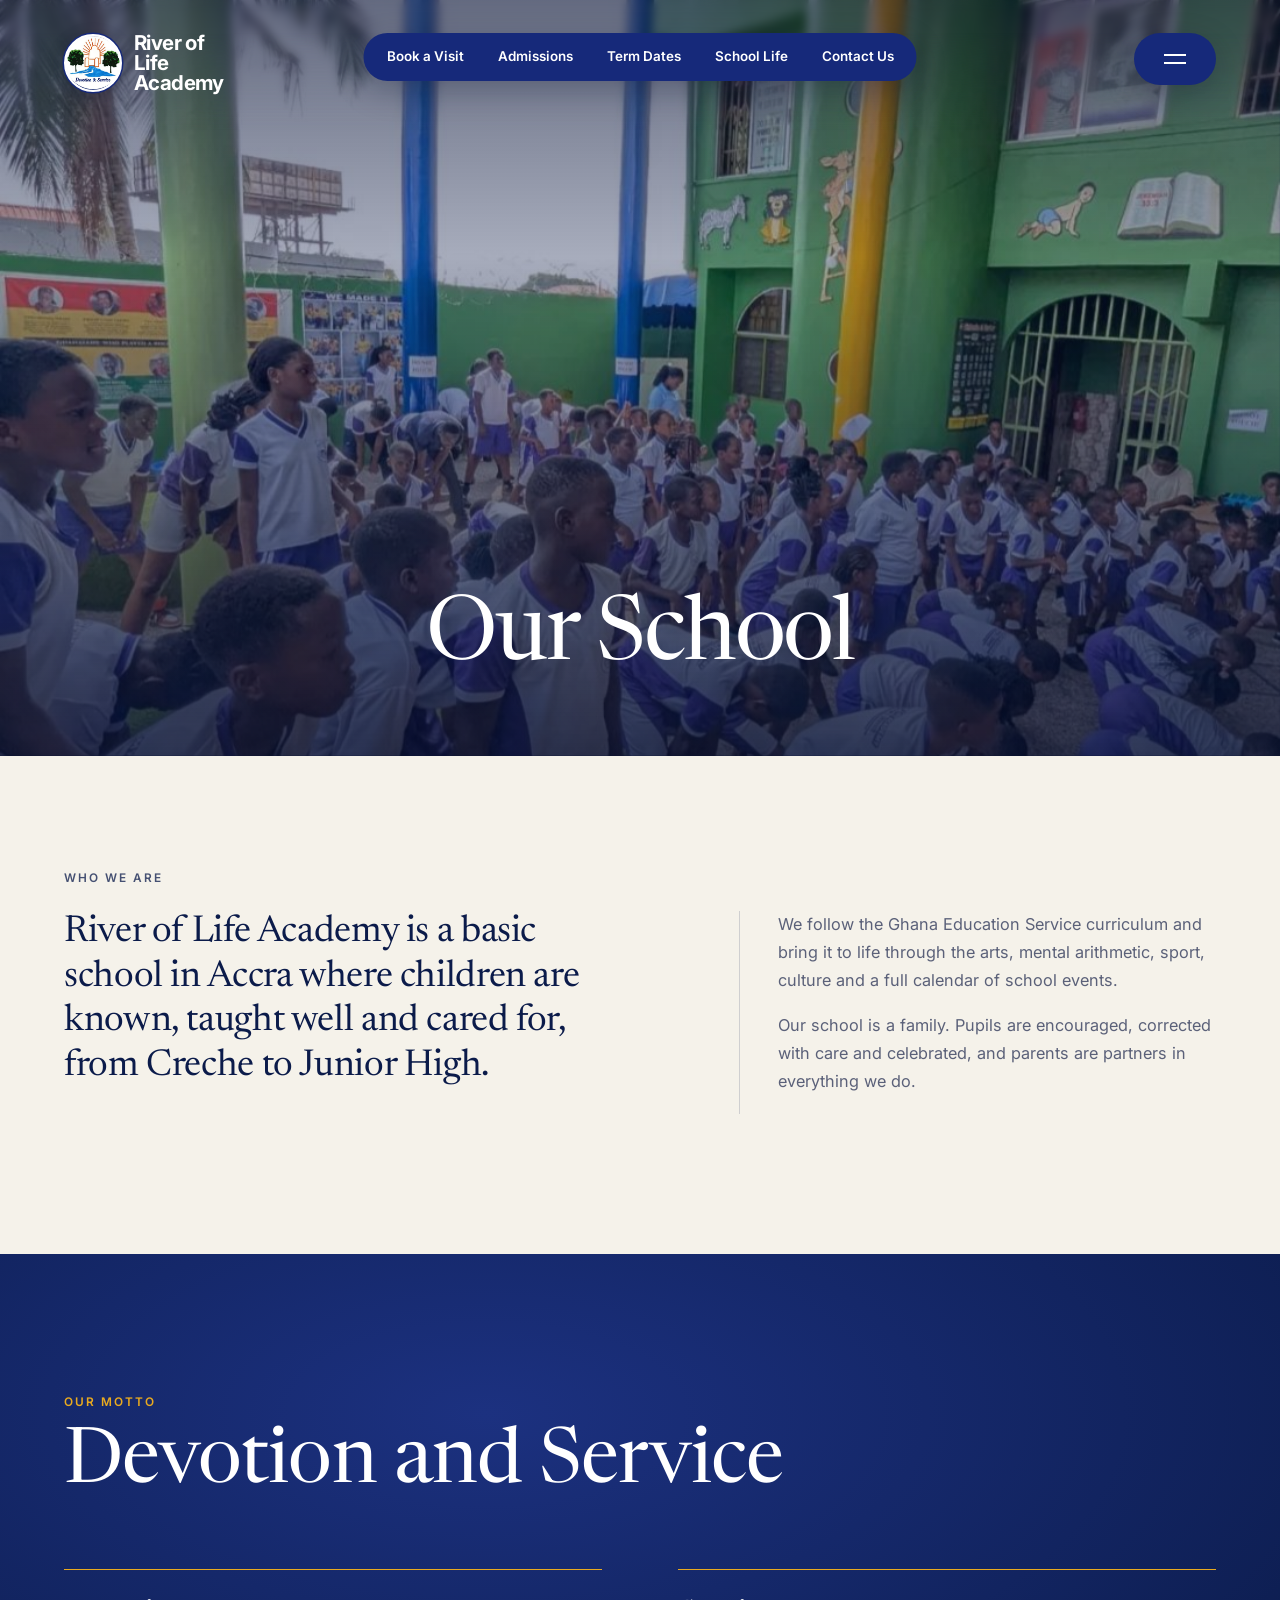
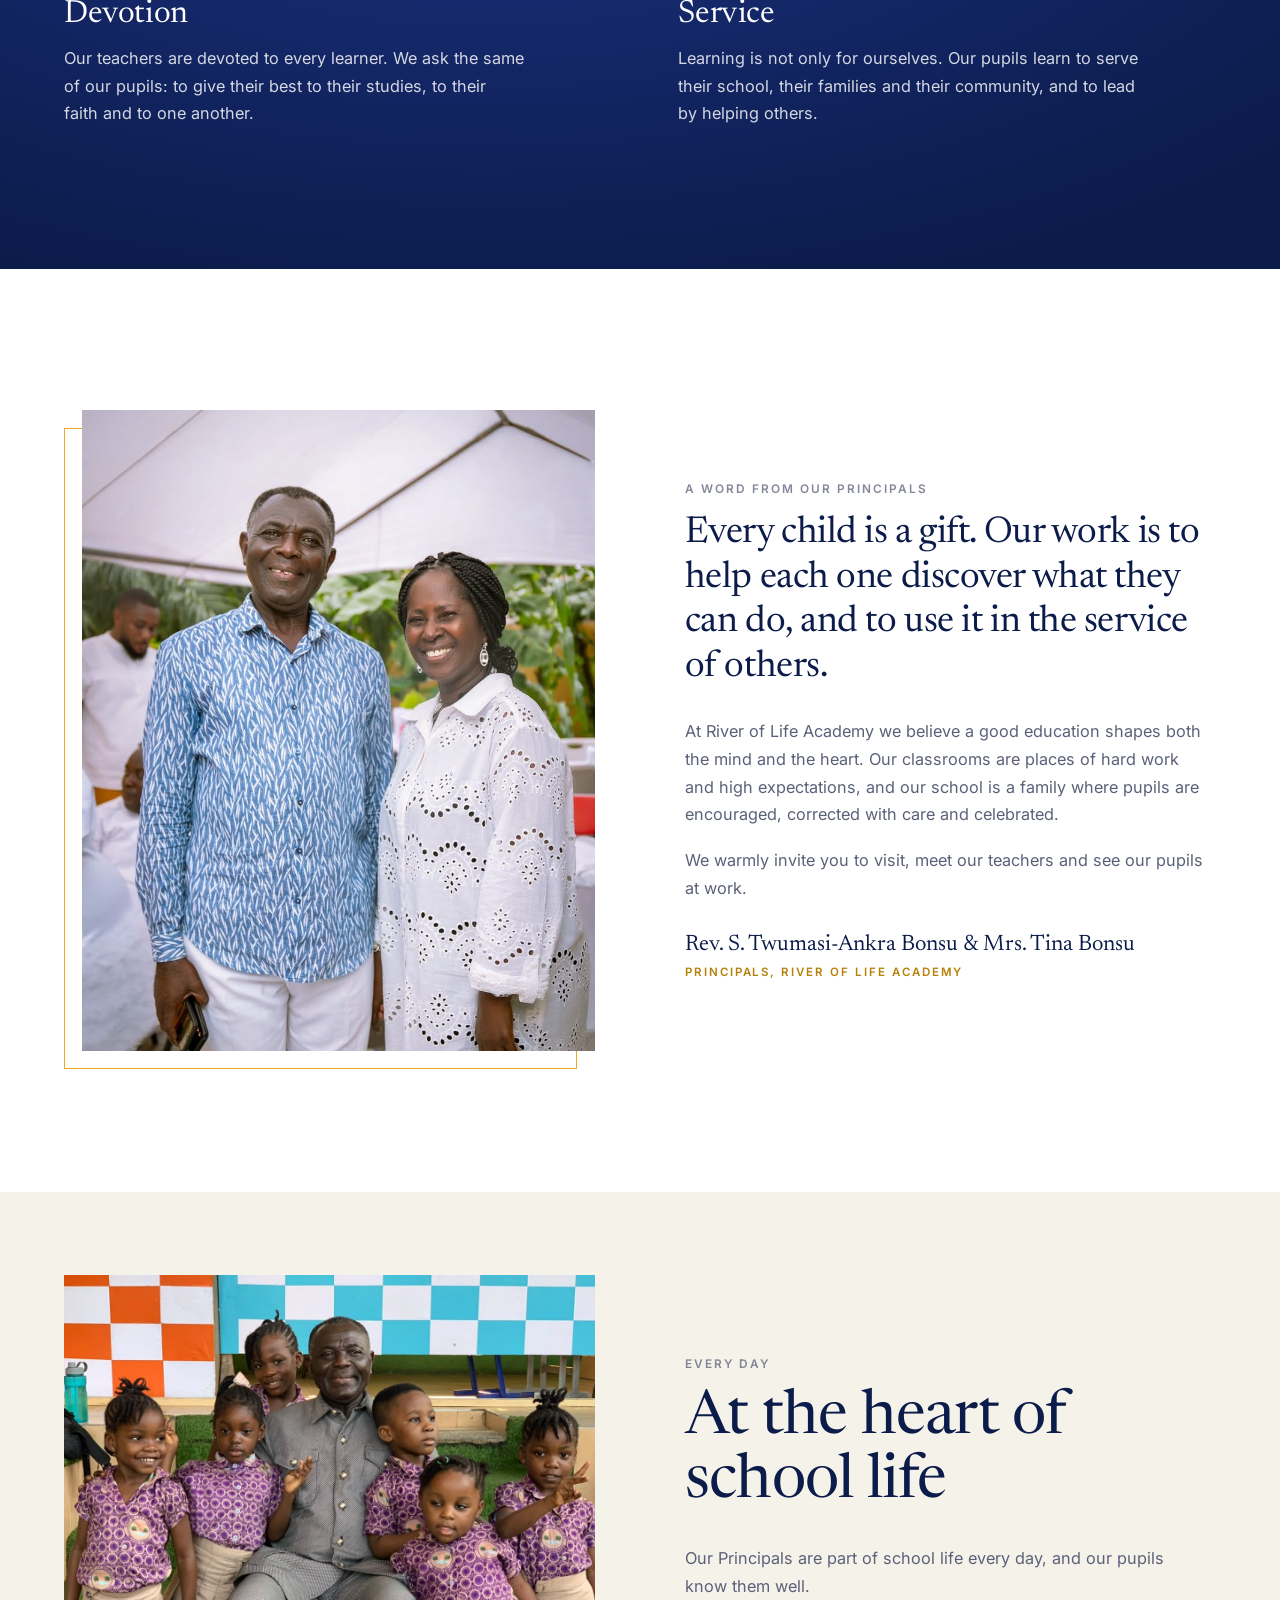
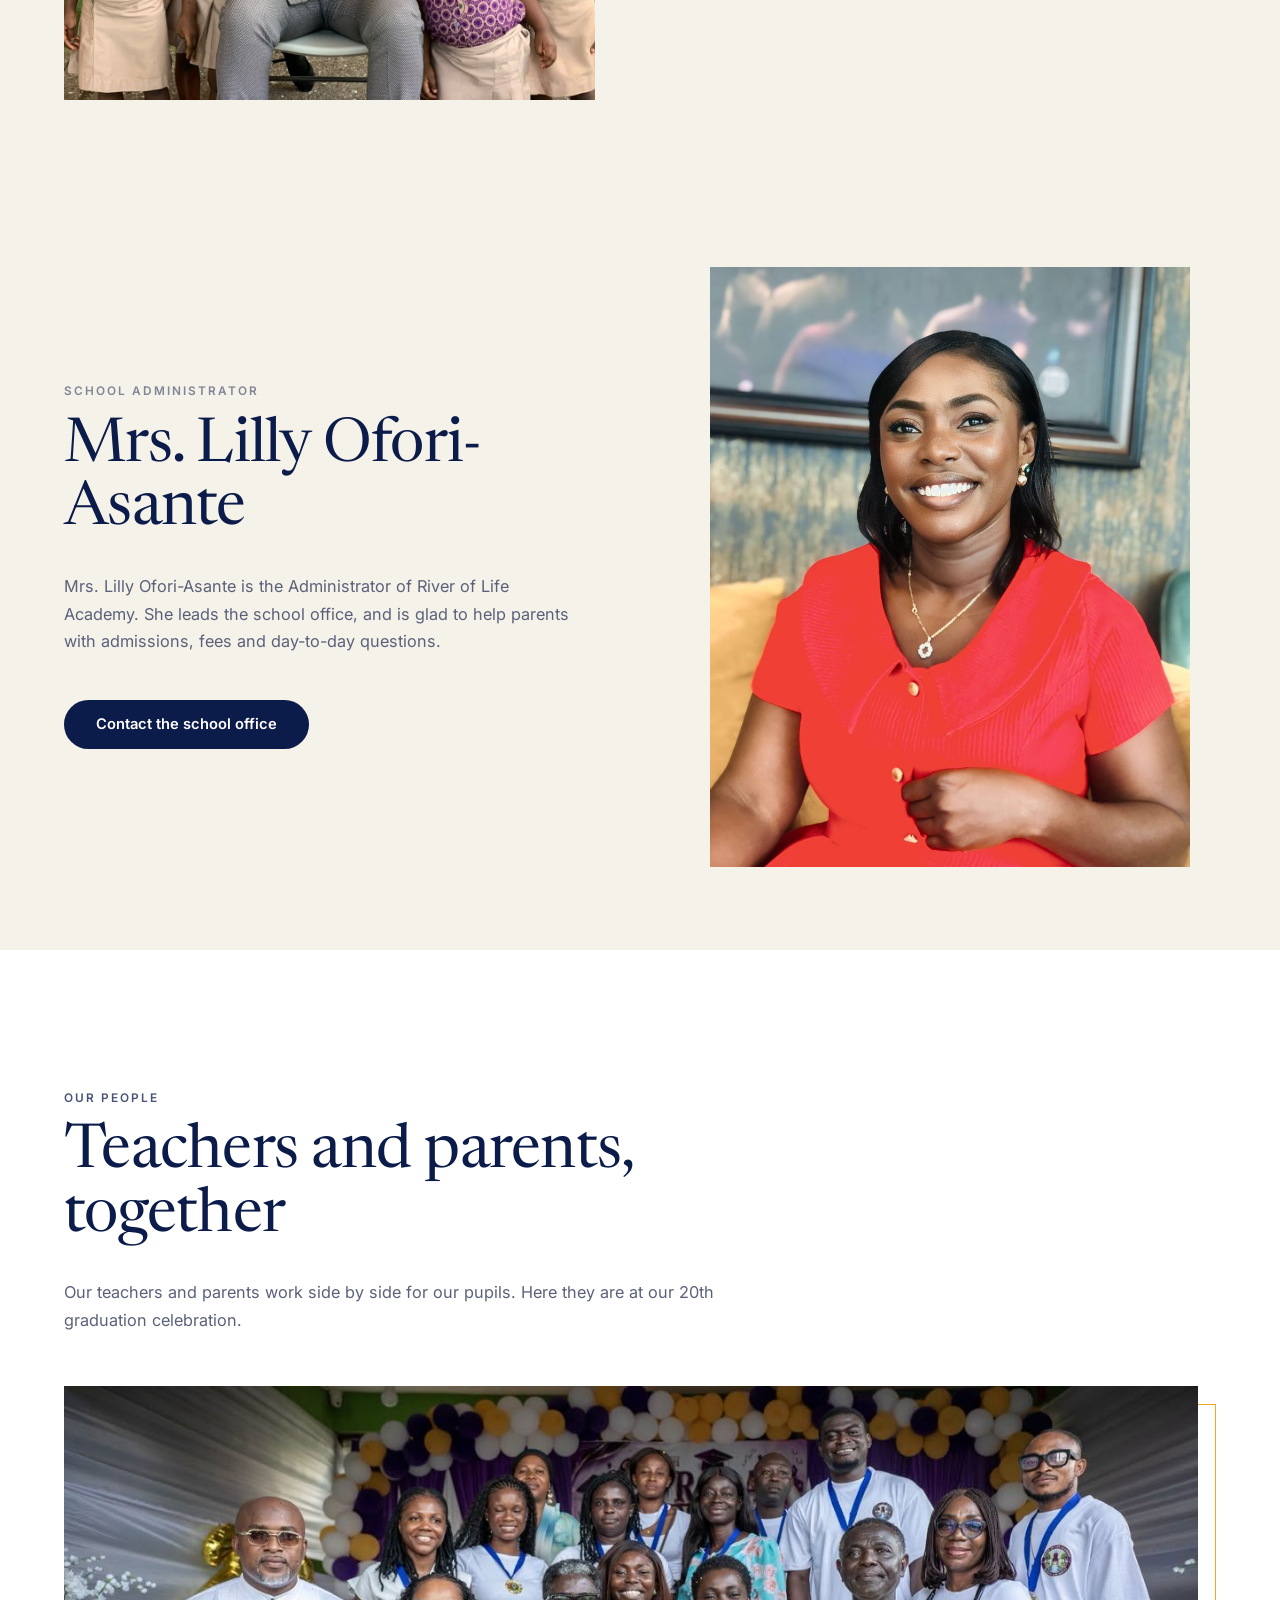
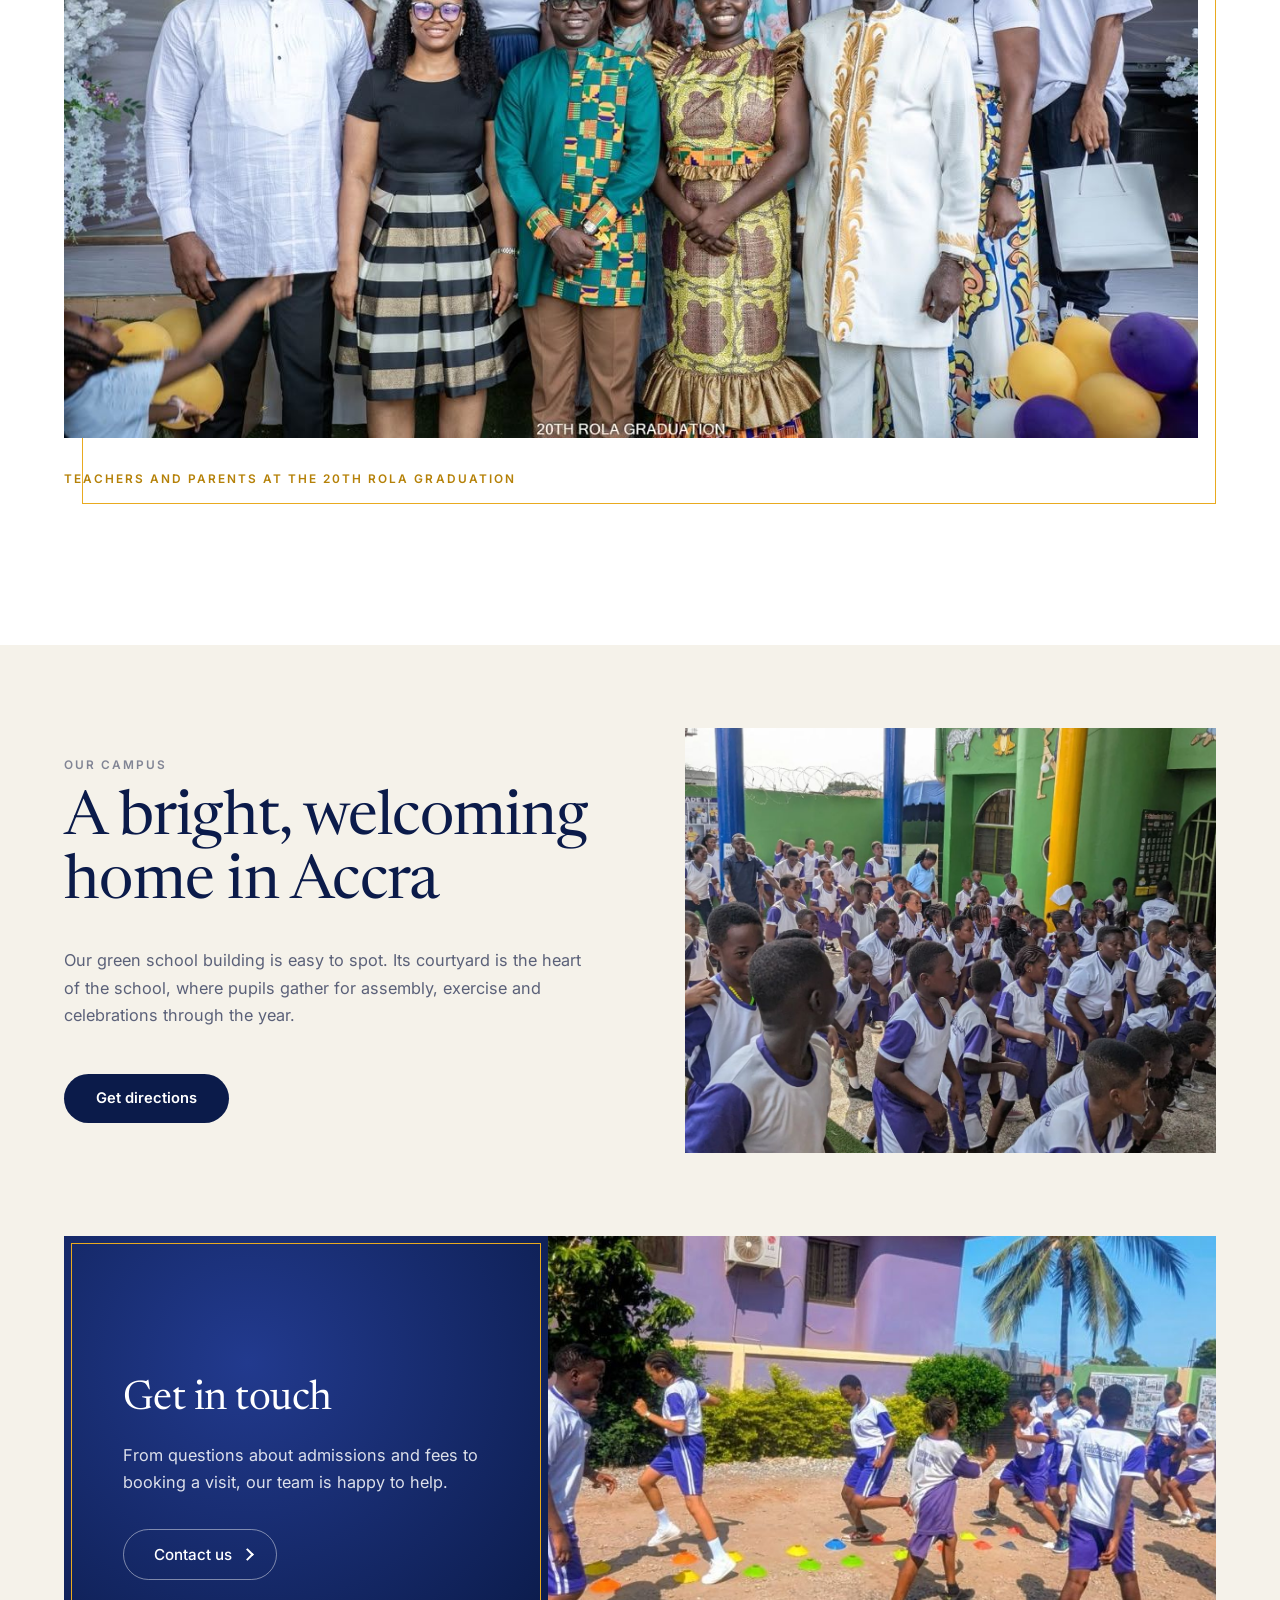
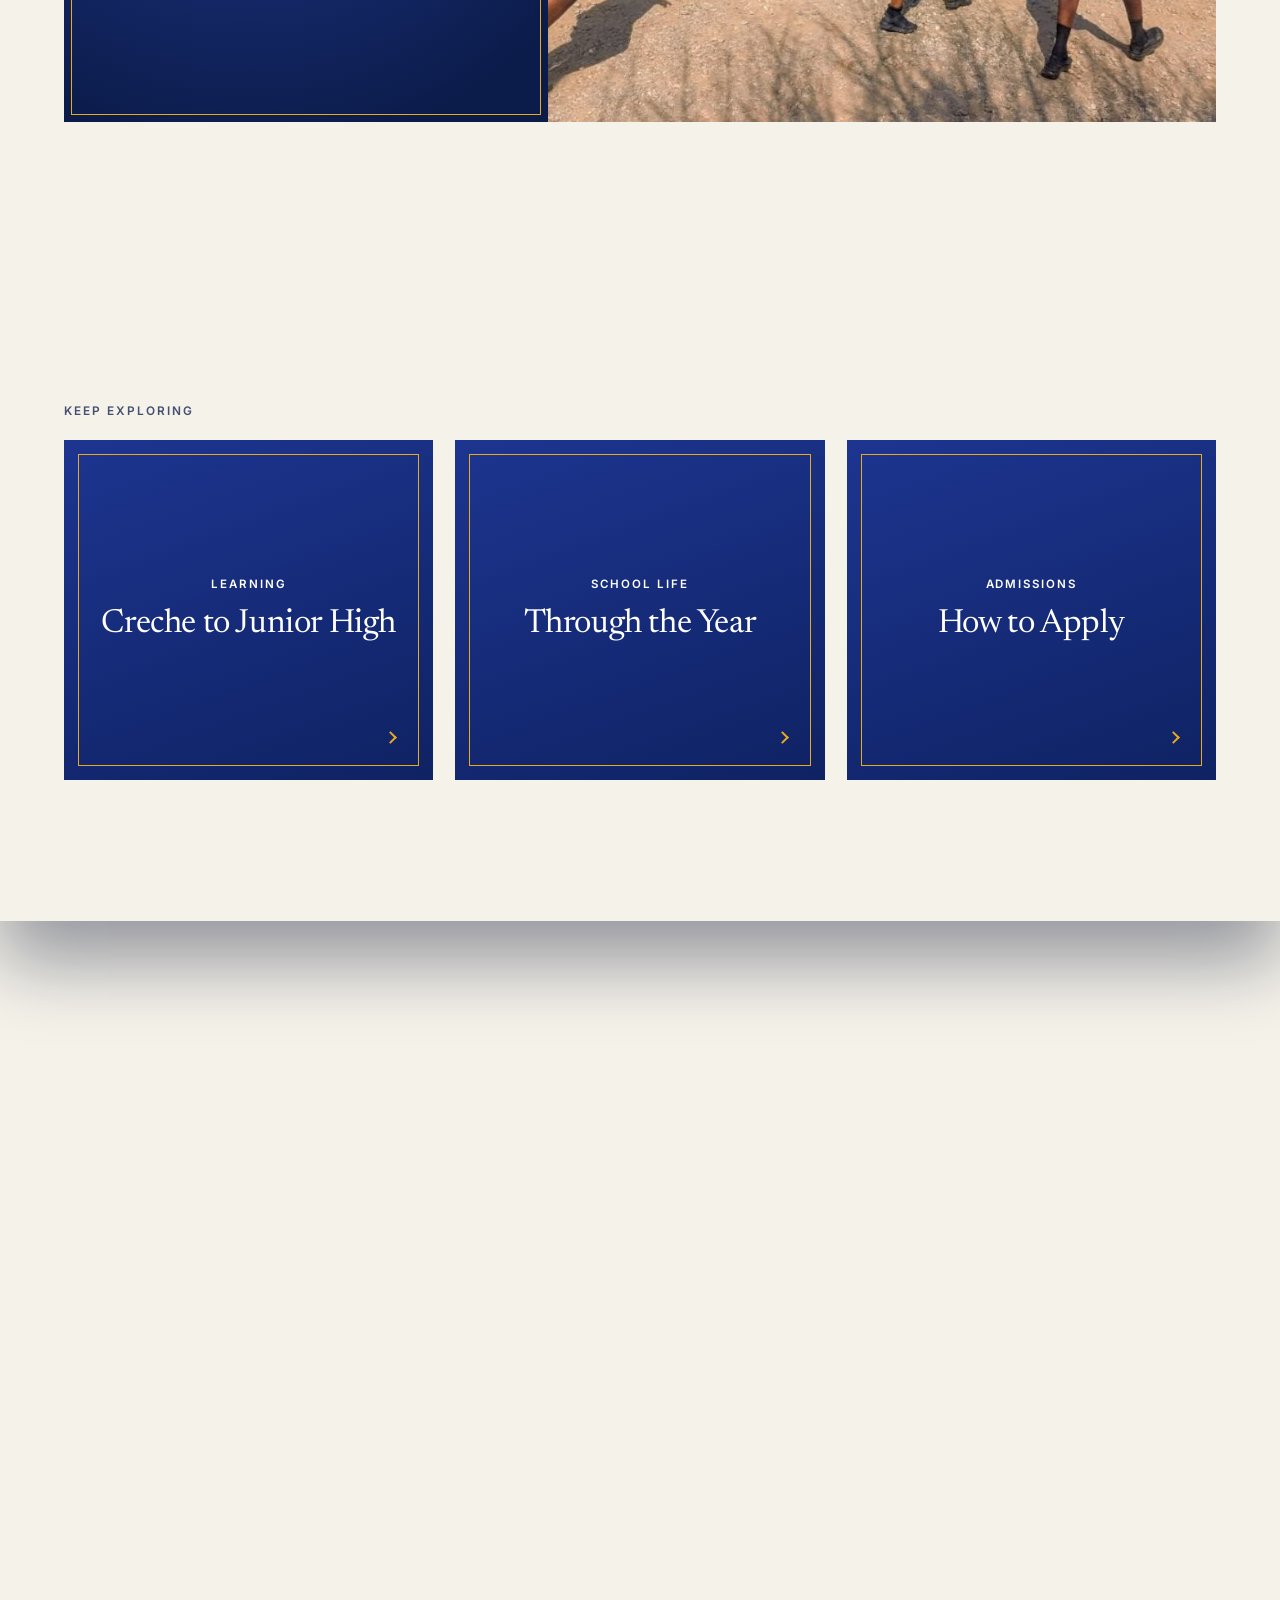
<file: our-school.html>
<!DOCTYPE html>
<html lang="en">
<head>
  <meta charset="UTF-8" />
  <meta name="viewport" content="width=device-width, initial-scale=1.0" />
  <title>Our School | River of Life Academy</title>
  <meta name="description" content="Who we are, our motto and a word from the Principals of River of Life Academy, Accra." />
  <meta name="theme-color" content="#0b1b4a" />
  <meta property="og:title" content="Our School | River of Life Academy" />
  <meta property="og:description" content="Who we are, our motto and a word from the Principals of River of Life Academy, Accra." />
  <meta property="og:type" content="website" />
  <meta property="og:image" content="images/site/hero-1.jpg" />
  <link rel="icon" href="images/favicon.png" type="image/png" />
  <script>document.documentElement.className += " js";</script>
  <link rel="preconnect" href="https://fonts.googleapis.com" />
  <link rel="preconnect" href="https://fonts.gstatic.com" crossorigin />
  <link href="https://fonts.googleapis.com/css2?family=Inter:wght@400;500;600;700&family=Newsreader:ital,opsz,wght@0,6..72,400;0,6..72,500;1,6..72,400&display=swap" rel="stylesheet" />
  <link rel="stylesheet" href="css/styles.css" />
  <link rel="stylesheet" href="css/experience.css" />
  <link rel="stylesheet" href="css/pages.css" />
  <noscript><style>.cover,.veil{display:none!important}body.is-cover{overflow:auto!important}.reveal{opacity:1!important;transform:none!important}</style></noscript>
</head>
<body>
<div class="veil" aria-hidden="true"><img src="images/site/crest.png" alt="" width="120" height="120" /></div>
<div class="topfade" aria-hidden="true"></div>
<header class="header" id="header">
  <a href="index.html" class="wordmark" aria-label="River of Life Academy, home"><img class="wordmark__crest" src="images/site/crest.png" alt="" width="56" height="56" /><span>River of<br/>Life<br/>Academy</span></a>
  <nav class="pillnav" aria-label="Quick links">
    <a href="contact.html#visit">Book a Visit</a>
    <a href="admissions.html">Admissions</a>
    <a href="admissions.html#dates">Term Dates</a>
    <a href="school-life.html">School Life</a>
    <a href="contact.html">Contact Us</a>
  </nav>
  <button class="menu-btn" id="menuBtn" type="button" aria-label="Open menu" aria-expanded="false" aria-controls="menu"><span></span><span></span></button>
</header>
<div class="menu" id="menu" aria-hidden="true">
  <div class="menu__grid">
    <div class="menu__left">
      <img class="menu__crest" src="images/site/crest.png" alt="River of Life Academy crest" width="104" height="104" />
      <p class="menu__name">River of Life Academy</p>
      <p class="menu__label">Useful links</p>
      <a href="index.html">Home</a>
      <a href="contact.html#visit">Book a Visit</a>
      <a href="admissions.html">Admissions</a>
      <a href="admissions.html#dates">Term Dates</a>
      <a href="contact.html">Contact Us</a>
      <p class="menu__label">Call us</p>
      <a href="tel:+233243334846">0243 334 846</a>
      <a href="tel:+233540570330">0540 570 330</a>
    </div>
    <nav class="menu__main" aria-label="Main menu">
      <a href="our-school.html" data-sub="about" data-img="images/site/hero-1.jpg" class="is-on"><span><small>01</small>Our School</span><i class="arrow" aria-hidden="true"></i></a>
      <a href="learning.html" data-sub="learning" data-img="images/site/primary.jpg"><span><small>02</small>Learning</span><i class="arrow" aria-hidden="true"></i></a>
      <a href="school-life.html" data-sub="life" data-img="images/site/hero-3.jpg"><span><small>03</small>School Life</span><i class="arrow" aria-hidden="true"></i></a>
      <a href="admissions.html" data-sub="admissions" data-img="images/site/h-class.jpg"><span><small>04</small>Admissions</span><i class="arrow" aria-hidden="true"></i></a>
      <a href="moments.html" data-sub="moments" data-img="images/site/g-ucmas-team.jpg"><span><small>05</small>Moments</span><i class="arrow" aria-hidden="true"></i></a>
      <a href="contact.html" data-sub="contact" data-img="images/site/g-houses.jpg"><span><small>06</small>Contact Us</span><i class="arrow" aria-hidden="true"></i></a>
    </nav>
    <div class="menu__sub">
      <div data-for="about" class="is-on"><a href="our-school.html">Who We Are</a><a href="our-school.html#motto">Our Motto</a><a href="our-school.html#principal">A Word from our Principals</a><a href="our-school.html#people">Our People</a><a href="our-school.html#campus">Our Campus</a></div>
      <div data-for="learning"><a href="learning.html#creche">Creche &amp; Nursery</a><a href="learning.html#kindergarten">Kindergarten</a><a href="learning.html#primary">Primary School</a><a href="learning.html#jhs">Junior High School</a><a href="learning.html#curriculum">What We Teach</a></div>
      <div data-for="life"><a href="school-life.html#calendar">Through the Year</a><a href="moments.html">Photo Gallery</a></div>
      <div data-for="admissions"><a href="admissions.html#apply">How to Apply</a><a href="admissions.html#bring">What to Bring</a><a href="admissions.html#dates">Term Dates</a><a href="contact.html#visit">Book a Visit</a></div>
      <div data-for="moments"><a href="moments.html">Photo Gallery</a><a href="https://www.instagram.com/rola_school/" target="_blank" rel="noopener">Instagram</a></div>
      <div data-for="contact"><a href="contact.html">Get in Touch</a><a href="https://maps.app.goo.gl/BwdagYMMDPkHuo2j6" target="_blank" rel="noopener">Get Directions</a><a href="contact.html#visit">Send a Message</a></div>
      <figure class="menu__photo"><img id="menuPhoto" src="images/site/hero-1.jpg" alt="" /></figure>
    </div>
    <div class="menu__foot">
      <a href="#">Facebook</a>
      <a href="https://www.instagram.com/rola_school/" target="_blank" rel="noopener">Instagram</a>
      <a href="https://wa.me/233243334846" target="_blank" rel="noopener">WhatsApp</a>
      <a href="#" id="replayIntro">Welcome screen</a>
      <span>Devotion and Service</span>
    </div>
  </div>
</div>
<main id="top">
  <section class="phero">
    <img class="phero__img" data-parallax src="images/site/hero-1.jpg" alt="Pupils of River of Life Academy in front of the school building" style="object-position:center 40%" />
    <div class="phero__shade" aria-hidden="true"></div>
    <h1 class="phero__title">Our School</h1>
  </section>

  <section class="section statement">
    <div class="wrap">
      <p class="eyebrow">Who we are</p>
      <div class="intro__grid">
        <p class="lead reveal">River of Life Academy is a basic school in Accra where children are known, taught well and cared for, from Creche to Junior High.</p>
        <div class="intro__body reveal"><p>We follow the Ghana Education Service curriculum and bring it to life through the arts, mental arithmetic, sport, culture and a full calendar of school events.</p><p>Our school is a family. Pupils are encouraged, corrected with care and celebrated, and parents are partners in everything we do.</p></div>
      </div>
    </div>
  </section>

  <section class="section motto" id="motto">
    <div class="wrap">
      <p class="eyebrow eyebrow--gold">Our motto</p>
      <h2 class="reveal">Devotion and Service</h2>
      <div class="motto__grid">
        <div class="reveal"><h3>Devotion</h3><p>Our teachers are devoted to every learner. We ask the same of our pupils: to give their best to their studies, to their faith and to one another.</p></div>
        <div class="reveal"><h3>Service</h3><p>Learning is not only for ourselves. Our pupils learn to serve their school, their families and their community, and to lead by helping others.</p></div>
      </div>
    </div>
  </section>

  <section class="section principal" id="principal">
    <div class="wrap split__grid">
      <figure class="split__media split__media--framed reveal"><img src="images/site/principals.jpg" alt="Rev. S. Twumasi-Ankra Bonsu and Mrs. Tina Bonsu, Principals of River of Life Academy" loading="lazy" style="object-position:center 22%" /></figure>
      <div class="split__text reveal">
        <p class="eyebrow">A word from our Principals</p>
        <blockquote class="quote">Every child is a gift. Our work is to help each one discover what they can do, and to use it in the service of others.</blockquote>
        <p>At River of Life Academy we believe a good education shapes both the mind and the heart. Our classrooms are places of hard work and high expectations, and our school is a family where pupils are encouraged, corrected with care and celebrated.</p>
        <p>We warmly invite you to visit, meet our teachers and see our pupils at work.</p>
        <p class="sign">Rev. S. Twumasi-Ankra Bonsu &amp; Mrs. Tina Bonsu<span>Principals, River of Life Academy</span></p>
      </div>
    </div>
  </section>

  <section class="section split" id="everyday">
    <div class="wrap split__grid">
      <figure class="split__media split__media--wide reveal"><img src="images/site/principal-children.jpg" alt="Rev. S. Twumasi-Ankra Bonsu seated among pupils of the school" loading="lazy" style="object-position:center 50%" /></figure>
      <div class="split__text reveal">
        <p class="eyebrow">Every day</p>
        <h2>At the heart of school life</h2>
        <p>Our Principals are part of school life every day, and our pupils know them well.</p>
      </div>
    </div>
  </section>

  <section class="section split split--flip" id="administrator">
    <div class="wrap split__grid">
      <figure class="split__media split__media--tall reveal"><img src="images/site/administrator.jpg" alt="Mrs. Lilly Ofori-Asante, Administrator of River of Life Academy" loading="lazy" style="object-position:center 20%" /></figure>
      <div class="split__text reveal">
        <p class="eyebrow">School Administrator</p>
        <h2>Mrs. Lilly Ofori-Asante</h2>
        <p>Mrs. Lilly Ofori-Asante is the Administrator of River of Life Academy. She leads the school office, and is glad to help parents with admissions, fees and day-to-day questions.</p><a href="contact.html" class="btn">Contact the school office <i aria-hidden="true"></i></a>
      </div>
    </div>
  </section>

  <section class="section people" id="people">
    <div class="wrap">
      <div class="people__head reveal"><p class="eyebrow">Our people</p><h2>Teachers and parents, together</h2><p>Our teachers and parents work side by side for our pupils. Here they are at our 20th graduation celebration.</p></div>
      <figure class="people__photo reveal"><img src="images/site/g-teachers-parents.jpg" alt="Teachers and parents of River of Life Academy on stage at the 20th graduation" loading="lazy" /><figcaption>Teachers and parents at the 20th ROLA Graduation</figcaption></figure>
    </div>
  </section>

  <section class="section split split--flip" id="campus">
    <div class="wrap split__grid">
      <figure class="split__media split__media--wide reveal"><img src="images/site/stats.jpg" alt="Pupils gathered in the school courtyard" loading="lazy" style="object-position:center 25%" /></figure>
      <div class="split__text reveal">
        <p class="eyebrow">Our campus</p>
        <h2>A bright, welcoming home in Accra</h2>
        <p>Our green school building is easy to spot. Its courtyard is the heart of the school, where pupils gather for assembly, exercise and celebrations through the year.</p><a href="https://maps.app.goo.gl/BwdagYMMDPkHuo2j6" target="_blank" rel="noopener" class="btn">Get directions <i aria-hidden="true"></i></a>
      </div>
    </div>
  </section>

  <section class="section gin-section">
    <div class="wrap">
      <div class="gin reveal">
        <img src="images/site/g-games.jpg" alt="" loading="lazy" style="object-position:center 50%" />
        <div class="gin__card">
          <h2>Get in touch</h2>
          <p>From questions about admissions and fees to booking a visit, our team is happy to help.</p>
          <a href="contact.html" class="gin__btn">Contact us <i class="arrow" aria-hidden="true"></i></a>
        </div>
      </div>
    </div>
  </section>

  <section class="section explore">
    <div class="wrap">
      <p class="eyebrow">Keep exploring</p>
      <div class="explore__grid"><a href="learning.html" class="card reveal"><span class="card__label">Learning</span><span class="card__title">Creche to Junior High</span><i class="arrow" aria-hidden="true"></i></a><a href="school-life.html" class="card reveal"><span class="card__label">School Life</span><span class="card__title">Through the Year</span><i class="arrow" aria-hidden="true"></i></a><a href="admissions.html" class="card reveal"><span class="card__label">Admissions</span><span class="card__title">How to Apply</span><i class="arrow" aria-hidden="true"></i></a></div>
    </div>
  </section>
</main>
<footer class="footer">
  <div class="wrap footer__cards">
    <a href="admissions.html" class="fcard">
      <img src="images/site/g-art2.jpg" alt="" loading="lazy" />
      <div><h2>Begin your journey</h2><p>Explore our admissions process and take the next step with confidence.</p><span class="btn btn--light">Admissions <i aria-hidden="true"></i></span></div>
    </a>
    <a href="contact.html#visit" class="fcard">
      <img src="images/site/g-culture2.jpg" alt="" loading="lazy" />
      <div><h2>Book a visit</h2><p>Walk through our classrooms, meet our teachers and discover what makes ROLA special.</p><span class="btn btn--light">Visits <i aria-hidden="true"></i></span></div>
    </a>
  </div>
  <div class="wrap footer__bottom">
    <p class="wordmark wordmark--footer"><img class="wordmark__crest" src="images/site/crest.png" alt="" width="56" height="56" /><span>River of<br/>Life<br/>Academy</span></p>
    <p class="footer__motto">Devotion and Service</p>
    <nav class="footer__links" aria-label="Social">
      <a href="#">Facebook</a>
      <a href="https://www.instagram.com/rola_school/" target="_blank" rel="noopener">Instagram</a>
      <a href="https://wa.me/233243334846" target="_blank" rel="noopener">WhatsApp</a>
    </nav>
    <p class="footer__copy">All rights reserved. &copy; <span id="year">2026</span> River of Life Academy, Accra</p>
  </div>
</footer>

<div class="lightbox" id="lightbox" aria-hidden="true">
  <button class="lightbox__close" type="button" aria-label="Close">Close</button>
  <img alt="" />
  <p></p>
</div>

<script src="js/site.js"></script>
<script src="js/main.js"></script>
</body>
</html>
</file>
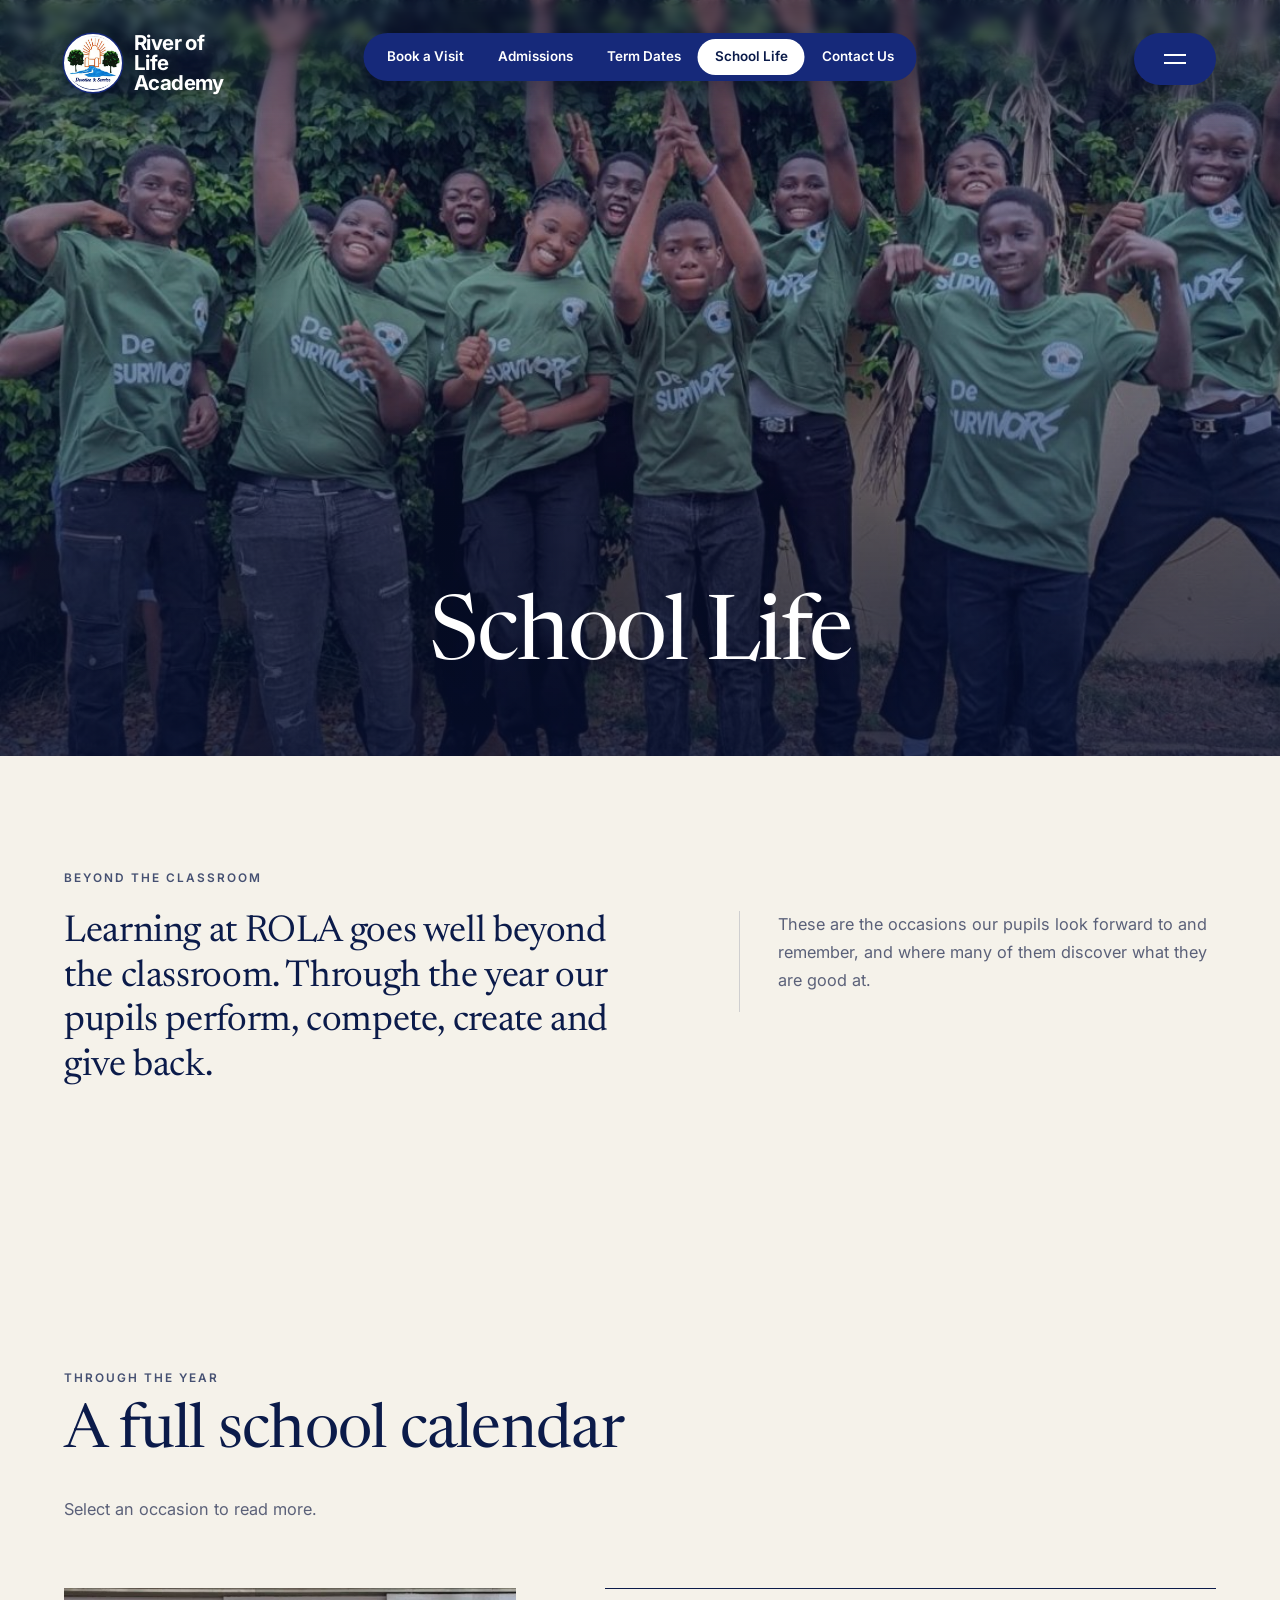
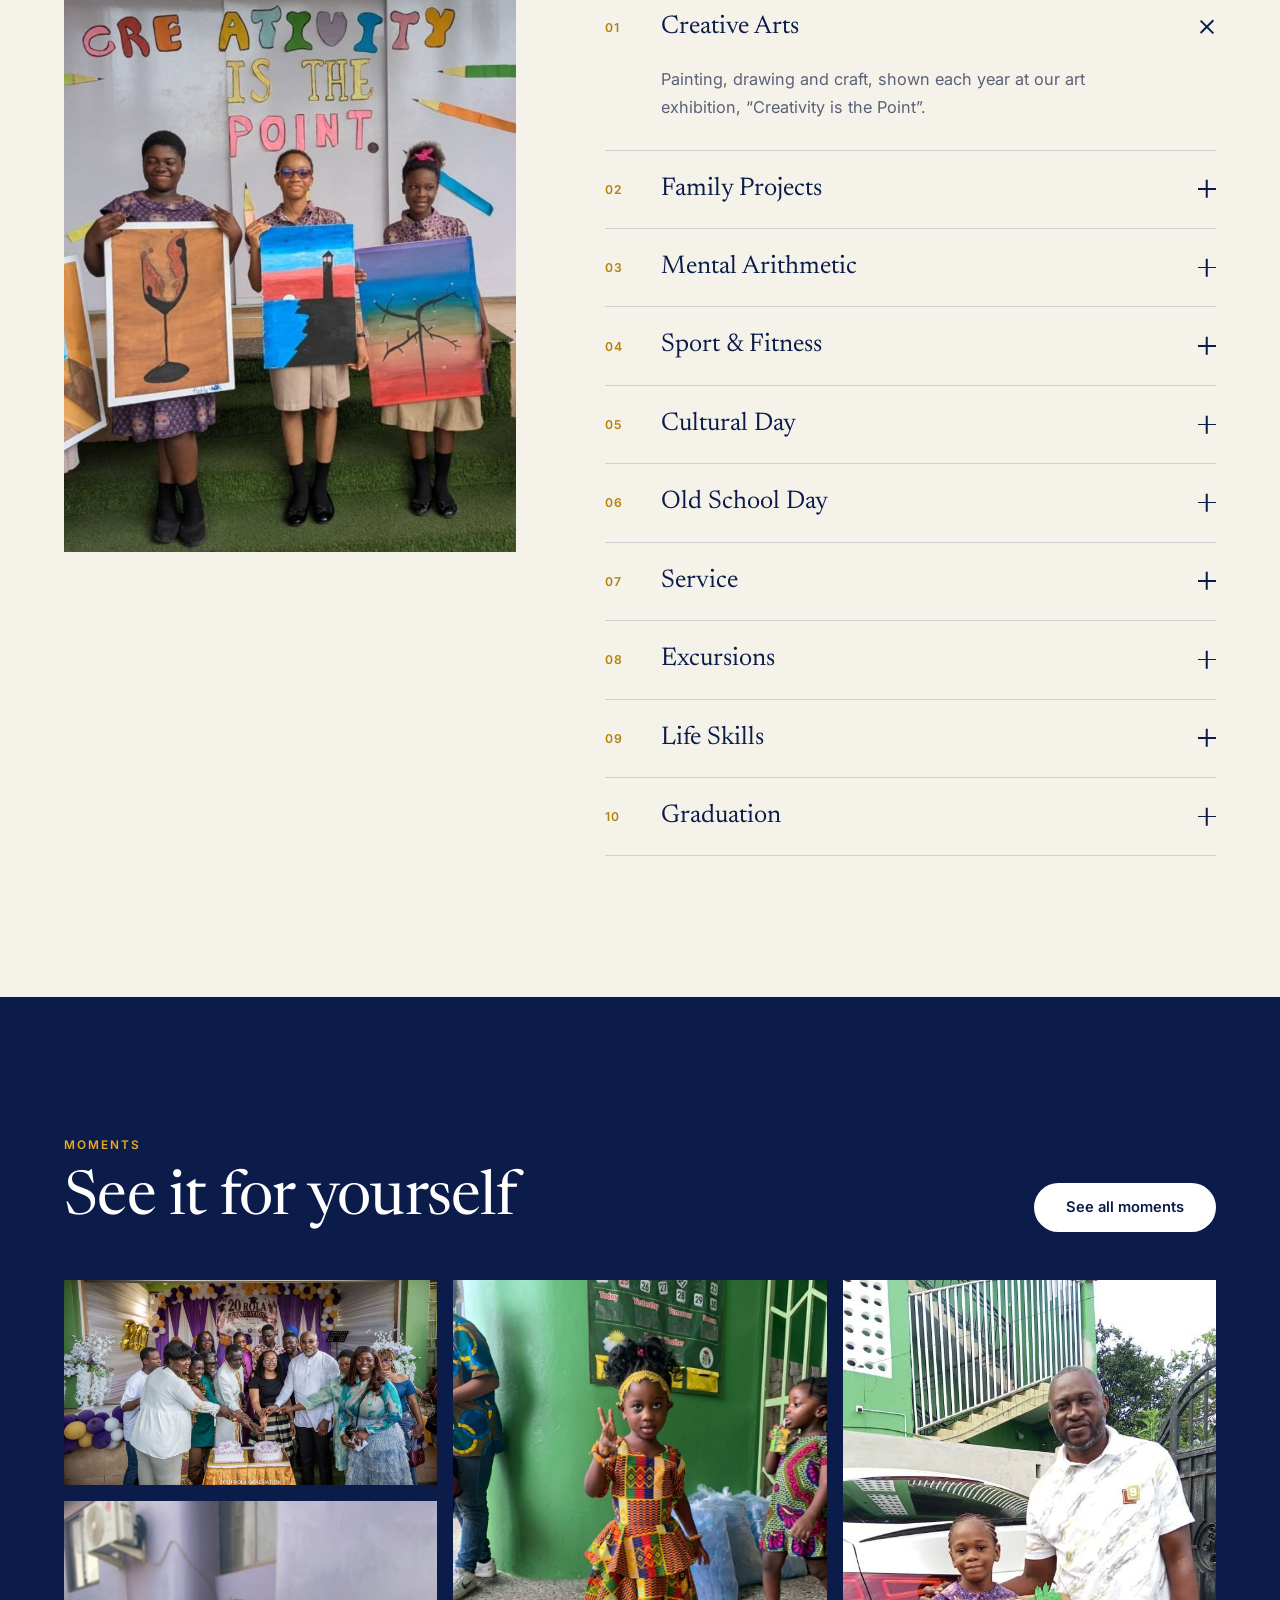
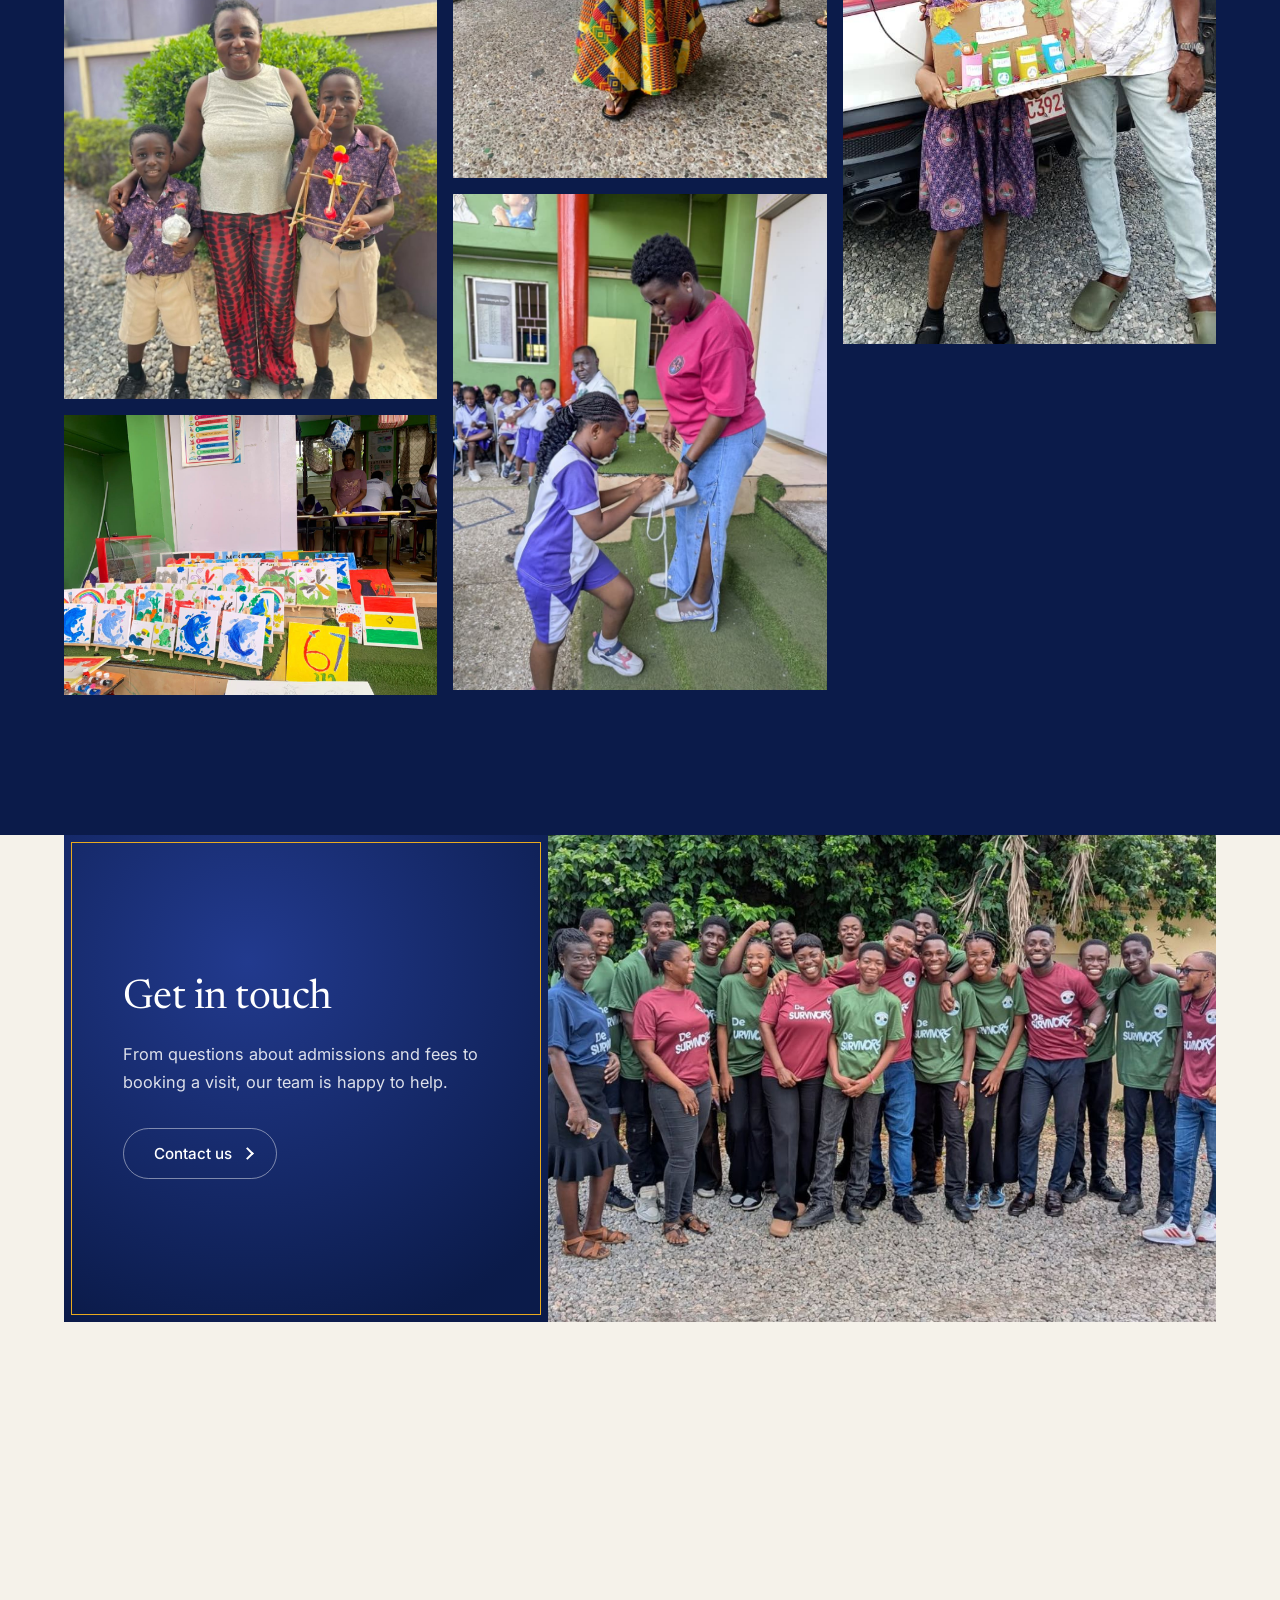
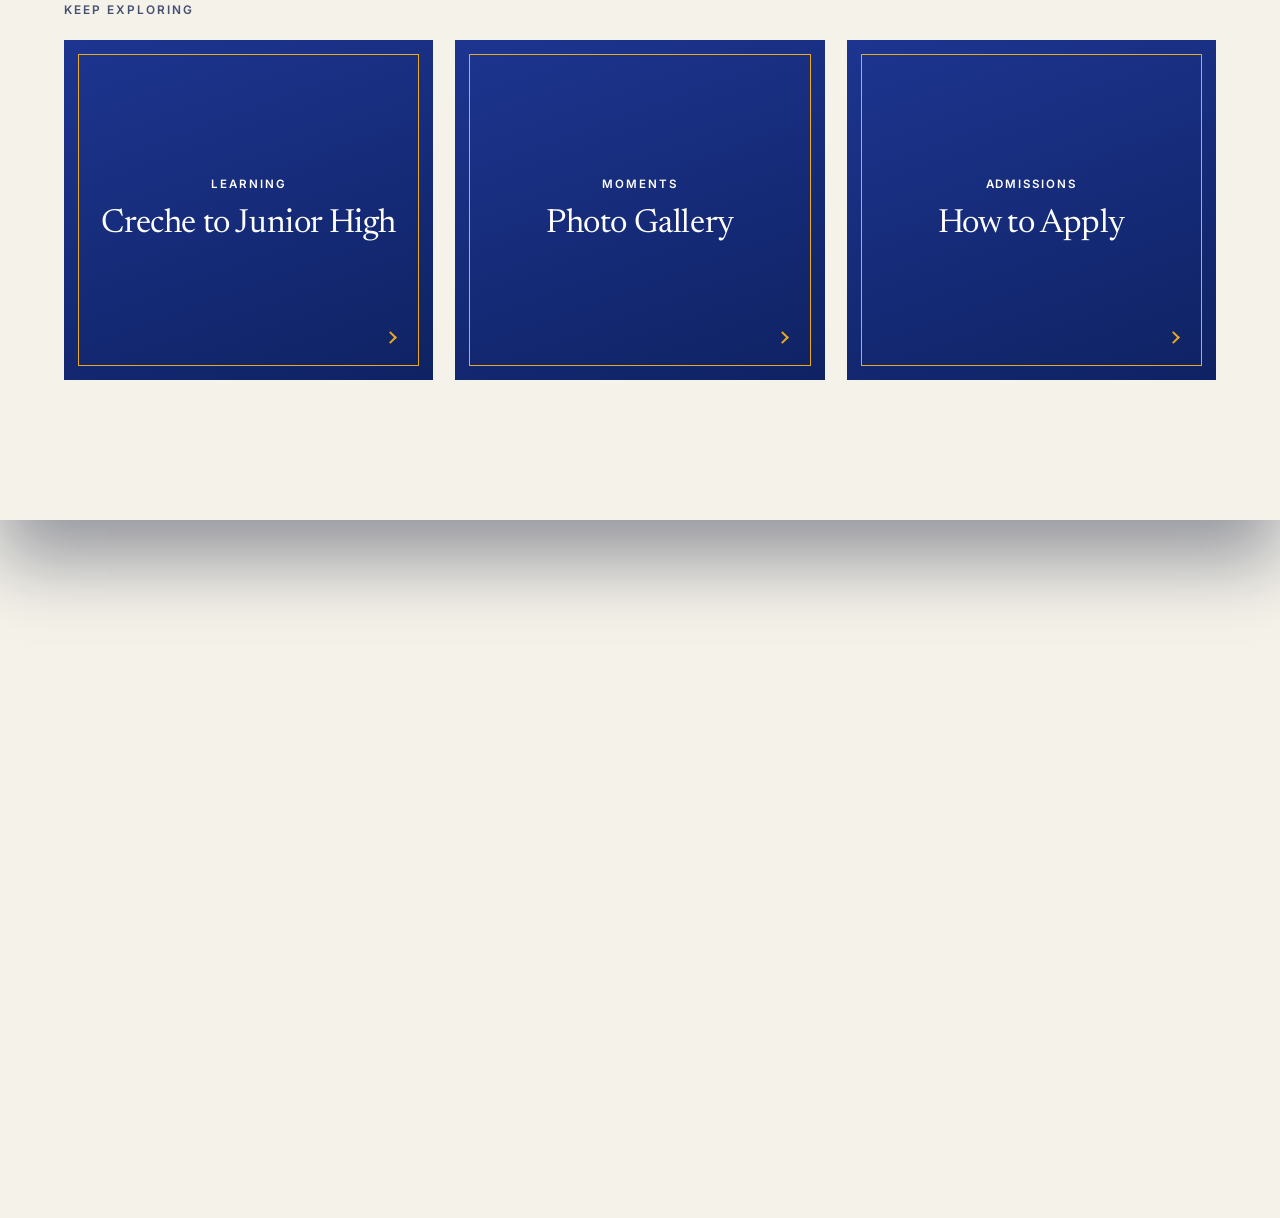
<file: school-life.html>
<!DOCTYPE html>
<html lang="en">
<head>
  <meta charset="UTF-8" />
  <meta name="viewport" content="width=device-width, initial-scale=1.0" />
  <title>School Life | River of Life Academy</title>
  <meta name="description" content="Arts, mental arithmetic, sport, culture, service and excursions at River of Life Academy, Accra." />
  <meta name="theme-color" content="#0b1b4a" />
  <meta property="og:title" content="School Life | River of Life Academy" />
  <meta property="og:description" content="Arts, mental arithmetic, sport, culture, service and excursions at River of Life Academy, Accra." />
  <meta property="og:type" content="website" />
  <meta property="og:image" content="images/site/hero-1.jpg" />
  <link rel="icon" href="images/favicon.png" type="image/png" />
  <script>document.documentElement.className += " js";</script>
  <link rel="preconnect" href="https://fonts.googleapis.com" />
  <link rel="preconnect" href="https://fonts.gstatic.com" crossorigin />
  <link href="https://fonts.googleapis.com/css2?family=Inter:wght@400;500;600;700&family=Newsreader:ital,opsz,wght@0,6..72,400;0,6..72,500;1,6..72,400&display=swap" rel="stylesheet" />
  <link rel="stylesheet" href="css/styles.css" />
  <link rel="stylesheet" href="css/experience.css" />
  <link rel="stylesheet" href="css/pages.css" />
  <noscript><style>.cover,.veil{display:none!important}body.is-cover{overflow:auto!important}.reveal{opacity:1!important;transform:none!important}</style></noscript>
</head>
<body>
<div class="veil" aria-hidden="true"><img src="images/site/crest.png" alt="" width="120" height="120" /></div>
<div class="topfade" aria-hidden="true"></div>
<header class="header" id="header">
  <a href="index.html" class="wordmark" aria-label="River of Life Academy, home"><img class="wordmark__crest" src="images/site/crest.png" alt="" width="56" height="56" /><span>River of<br/>Life<br/>Academy</span></a>
  <nav class="pillnav" aria-label="Quick links">
    <a href="contact.html#visit">Book a Visit</a>
    <a href="admissions.html">Admissions</a>
    <a href="admissions.html#dates">Term Dates</a>
    <a href="school-life.html">School Life</a>
    <a href="contact.html">Contact Us</a>
  </nav>
  <button class="menu-btn" id="menuBtn" type="button" aria-label="Open menu" aria-expanded="false" aria-controls="menu"><span></span><span></span></button>
</header>
<div class="menu" id="menu" aria-hidden="true">
  <div class="menu__grid">
    <div class="menu__left">
      <img class="menu__crest" src="images/site/crest.png" alt="River of Life Academy crest" width="104" height="104" />
      <p class="menu__name">River of Life Academy</p>
      <p class="menu__label">Useful links</p>
      <a href="index.html">Home</a>
      <a href="contact.html#visit">Book a Visit</a>
      <a href="admissions.html">Admissions</a>
      <a href="admissions.html#dates">Term Dates</a>
      <a href="contact.html">Contact Us</a>
      <p class="menu__label">Call us</p>
      <a href="tel:+233243334846">0243 334 846</a>
      <a href="tel:+233540570330">0540 570 330</a>
    </div>
    <nav class="menu__main" aria-label="Main menu">
      <a href="our-school.html" data-sub="about" data-img="images/site/hero-1.jpg" class="is-on"><span><small>01</small>Our School</span><i class="arrow" aria-hidden="true"></i></a>
      <a href="learning.html" data-sub="learning" data-img="images/site/primary.jpg"><span><small>02</small>Learning</span><i class="arrow" aria-hidden="true"></i></a>
      <a href="school-life.html" data-sub="life" data-img="images/site/hero-3.jpg"><span><small>03</small>School Life</span><i class="arrow" aria-hidden="true"></i></a>
      <a href="admissions.html" data-sub="admissions" data-img="images/site/h-class.jpg"><span><small>04</small>Admissions</span><i class="arrow" aria-hidden="true"></i></a>
      <a href="moments.html" data-sub="moments" data-img="images/site/g-ucmas-team.jpg"><span><small>05</small>Moments</span><i class="arrow" aria-hidden="true"></i></a>
      <a href="contact.html" data-sub="contact" data-img="images/site/g-houses.jpg"><span><small>06</small>Contact Us</span><i class="arrow" aria-hidden="true"></i></a>
    </nav>
    <div class="menu__sub">
      <div data-for="about" class="is-on"><a href="our-school.html">Who We Are</a><a href="our-school.html#motto">Our Motto</a><a href="our-school.html#principal">A Word from our Principals</a><a href="our-school.html#people">Our People</a><a href="our-school.html#campus">Our Campus</a></div>
      <div data-for="learning"><a href="learning.html#creche">Creche &amp; Nursery</a><a href="learning.html#kindergarten">Kindergarten</a><a href="learning.html#primary">Primary School</a><a href="learning.html#jhs">Junior High School</a><a href="learning.html#curriculum">What We Teach</a></div>
      <div data-for="life"><a href="school-life.html#calendar">Through the Year</a><a href="moments.html">Photo Gallery</a></div>
      <div data-for="admissions"><a href="admissions.html#apply">How to Apply</a><a href="admissions.html#bring">What to Bring</a><a href="admissions.html#dates">Term Dates</a><a href="contact.html#visit">Book a Visit</a></div>
      <div data-for="moments"><a href="moments.html">Photo Gallery</a><a href="https://www.instagram.com/rola_school/" target="_blank" rel="noopener">Instagram</a></div>
      <div data-for="contact"><a href="contact.html">Get in Touch</a><a href="https://maps.app.goo.gl/BwdagYMMDPkHuo2j6" target="_blank" rel="noopener">Get Directions</a><a href="contact.html#visit">Send a Message</a></div>
      <figure class="menu__photo"><img id="menuPhoto" src="images/site/hero-1.jpg" alt="" /></figure>
    </div>
    <div class="menu__foot">
      <a href="#">Facebook</a>
      <a href="https://www.instagram.com/rola_school/" target="_blank" rel="noopener">Instagram</a>
      <a href="https://wa.me/233243334846" target="_blank" rel="noopener">WhatsApp</a>
      <a href="#" id="replayIntro">Welcome screen</a>
      <span>Devotion and Service</span>
    </div>
  </div>
</div>
<main id="top">
  <section class="phero">
    <img class="phero__img" data-parallax src="images/site/hero-3.jpg" alt="Senior students jumping for joy together" style="object-position:center 18%" />
    <div class="phero__shade" aria-hidden="true"></div>
    <h1 class="phero__title">School Life</h1>
  </section>

  <section class="section statement">
    <div class="wrap">
      <p class="eyebrow">Beyond the classroom</p>
      <div class="intro__grid">
        <p class="lead reveal">Learning at ROLA goes well beyond the classroom. Through the year our pupils perform, compete, create and give back.</p>
        <div class="intro__body reveal"><p>These are the occasions our pupils look forward to and remember, and where many of them discover what they are good at.</p></div>
      </div>
    </div>
  </section>

  <section class="section rlist-section" id="calendar">
    <div class="wrap">
      <div class="rlist__intro reveal">
        <p class="eyebrow">Through the year</p>
        <h2>A full school calendar</h2>
        <p>Select an occasion to read more.</p>
      </div>
      <div class="rlist" data-rlist>
        <figure class="rlist__media"><img src="images/site/g-art.jpg" alt="" style="object-position:32% 25%" /></figure>
        <div class="rlist__rows">
          <div class="rlist__row is-open" data-img="images/site/g-art.jpg" data-pos="32% 25%">
            <button type="button" class="rlist__head" aria-expanded="true"><span>01</span>Creative Arts<i aria-hidden="true"></i></button>
            <div class="rlist__body"><p>Painting, drawing and craft, shown each year at our art exhibition, &ldquo;Creativity is the Point&rdquo;.</p></div>
          </div>
          <div class="rlist__row" data-img="images/site/g-craft-1.jpg" data-pos="center 40%">
            <button type="button" class="rlist__head" aria-expanded="false"><span>02</span>Family Projects<i aria-hidden="true"></i></button>
            <div class="rlist__body"><p>Pupils build models and crafts together with their parents, then present them at school.</p></div>
          </div>
          <div class="rlist__row" data-img="images/site/g-ucmas-trophies.jpg" data-pos="center 25%">
            <button type="button" class="rlist__head" aria-expanded="false"><span>03</span>Mental Arithmetic<i aria-hidden="true"></i></button>
            <div class="rlist__body"><p>Our UCMAS team trains through the year and has brought home trophies from the national competition.</p></div>
          </div>
          <div class="rlist__row" data-img="images/site/g-pe.jpg" data-pos="center 25%">
            <button type="button" class="rlist__head" aria-expanded="false"><span>04</span>Sport &amp; Fitness<i aria-hidden="true"></i></button>
            <div class="rlist__body"><p>Morning exercise, physical education, games and inter-house competitions.</p></div>
          </div>
          <div class="rlist__row" data-img="images/site/g-culture-kente.jpg" data-pos="center 35%">
            <button type="button" class="rlist__head" aria-expanded="false"><span>05</span>Cultural Day<i aria-hidden="true"></i></button>
            <div class="rlist__body"><p>A celebration of Ghanaian heritage, when pupils and teachers come to school in traditional dress.</p></div>
          </div>
          <div class="rlist__row" data-img="images/site/g-oldschool.jpg" data-pos="center 25%">
            <button type="button" class="rlist__head" aria-expanded="false"><span>06</span>Old School Day<i aria-hidden="true"></i></button>
            <div class="rlist__body"><p>Pupils and teachers step back in time for a day, with outfits and music to match.</p></div>
          </div>
          <div class="rlist__row" data-img="images/site/g-pink.jpg" data-pos="center 25%">
            <button type="button" class="rlist__head" aria-expanded="false"><span>07</span>Service<i aria-hidden="true"></i></button>
            <div class="rlist__body"><p>Awareness walks such as Pink October teach our pupils to care for the community around them.</p></div>
          </div>
          <div class="rlist__row" data-img="images/site/g-pool.jpg" data-pos="center 50%">
            <button type="button" class="rlist__head" aria-expanded="false"><span>08</span>Excursions<i aria-hidden="true"></i></button>
            <div class="rlist__body"><p>Days out together, including our trip to the water park, with games, swimming and a shared lunch.</p></div>
          </div>
          <div class="rlist__row" data-img="images/site/g-cooking.jpg" data-pos="center 25%">
            <button type="button" class="rlist__head" aria-expanded="false"><span>09</span>Life Skills<i aria-hidden="true"></i></button>
            <div class="rlist__body"><p>Practical days where pupils cook, serve and work together.</p></div>
          </div>
          <div class="rlist__row" data-img="images/site/g-graduation.jpg" data-pos="center 25%">
            <button type="button" class="rlist__head" aria-expanded="false"><span>10</span>Graduation<i aria-hidden="true"></i></button>
            <div class="rlist__body"><p>We send our graduates off in gowns and sashes, with their families and teachers beside them.</p></div>
          </div>
        </div>
      </div>
    </div>
  </section>

  <section class="section moments moments--teaser">
    <div class="wrap">
      <div class="moments__head reveal">
        <div><p class="eyebrow eyebrow--gold">Moments</p><h2>See it for yourself</h2></div>
        <a href="moments.html" class="btn btn--light">See all moments <i aria-hidden="true"></i></a>
      </div>
      <div class="grid">
        <button type="button" class="shot"><img src="images/site/g-grad-cake.jpg" alt="School photo: 20th Graduation celebration" loading="lazy" /><span>20th Graduation celebration</span></button>
        <button type="button" class="shot"><img src="images/site/g-craft-2.jpg" alt="School photo: Family projects" loading="lazy" /><span>Family projects</span></button>
        <button type="button" class="shot"><img src="images/site/g-art-display.jpg" alt="School photo: Art on show" loading="lazy" /><span>Art on show</span></button>
        <button type="button" class="shot"><img src="images/site/g-culture-kente.jpg" alt="School photo: Cultural Day" loading="lazy" /><span>Cultural Day</span></button>
        <button type="button" class="shot"><img src="images/site/g-care.jpg" alt="School photo: A helping hand" loading="lazy" /><span>A helping hand</span></button>
        <button type="button" class="shot"><img src="images/site/g-craft-3.jpg" alt="School photo: Proud of her work" loading="lazy" /><span>Proud of her work</span></button>
      </div>
    </div>
  </section>

  <section class="section gin-section">
    <div class="wrap">
      <div class="gin reveal">
        <img src="images/site/g-grads.jpg" alt="" loading="lazy" style="object-position:center 8%" />
        <div class="gin__card">
          <h2>Get in touch</h2>
          <p>From questions about admissions and fees to booking a visit, our team is happy to help.</p>
          <a href="contact.html" class="gin__btn">Contact us <i class="arrow" aria-hidden="true"></i></a>
        </div>
      </div>
    </div>
  </section>

  <section class="section explore">
    <div class="wrap">
      <p class="eyebrow">Keep exploring</p>
      <div class="explore__grid"><a href="learning.html" class="card reveal"><span class="card__label">Learning</span><span class="card__title">Creche to Junior High</span><i class="arrow" aria-hidden="true"></i></a><a href="moments.html" class="card reveal"><span class="card__label">Moments</span><span class="card__title">Photo Gallery</span><i class="arrow" aria-hidden="true"></i></a><a href="admissions.html" class="card reveal"><span class="card__label">Admissions</span><span class="card__title">How to Apply</span><i class="arrow" aria-hidden="true"></i></a></div>
    </div>
  </section>
</main>
<footer class="footer">
  <div class="wrap footer__cards">
    <a href="admissions.html" class="fcard">
      <img src="images/site/g-art2.jpg" alt="" loading="lazy" />
      <div><h2>Begin your journey</h2><p>Explore our admissions process and take the next step with confidence.</p><span class="btn btn--light">Admissions <i aria-hidden="true"></i></span></div>
    </a>
    <a href="contact.html#visit" class="fcard">
      <img src="images/site/g-culture2.jpg" alt="" loading="lazy" />
      <div><h2>Book a visit</h2><p>Walk through our classrooms, meet our teachers and discover what makes ROLA special.</p><span class="btn btn--light">Visits <i aria-hidden="true"></i></span></div>
    </a>
  </div>
  <div class="wrap footer__bottom">
    <p class="wordmark wordmark--footer"><img class="wordmark__crest" src="images/site/crest.png" alt="" width="56" height="56" /><span>River of<br/>Life<br/>Academy</span></p>
    <p class="footer__motto">Devotion and Service</p>
    <nav class="footer__links" aria-label="Social">
      <a href="#">Facebook</a>
      <a href="https://www.instagram.com/rola_school/" target="_blank" rel="noopener">Instagram</a>
      <a href="https://wa.me/233243334846" target="_blank" rel="noopener">WhatsApp</a>
    </nav>
    <p class="footer__copy">All rights reserved. &copy; <span id="year">2026</span> River of Life Academy, Accra</p>
  </div>
</footer>

<div class="lightbox" id="lightbox" aria-hidden="true">
  <button class="lightbox__close" type="button" aria-label="Close">Close</button>
  <img alt="" />
  <p></p>
</div>

<script src="js/site.js"></script>
<script src="js/main.js"></script>
</body>
</html>
</file>
<file: css/styles.css>
/* =========================================================
   River of Life Academy
   Brand colours live here: change them once, the site follows.
   ========================================================= */
:root {
  --navy: #0b1b4a;        /* deep school blue (from the crest) */
  --navy-2: #16297a;      /* pills, cards */
  --navy-deep: #060e2c;   /* footer, welcome screen edges */
  --gold: #e9aa1f;
  --gold-dark: #b58108;
  --cream: #f5f2ea;
  --white: #ffffff;
  --ink: #161d38;
  --muted: #5b6179;
  --line: rgba(11, 27, 74, .16);

  --serif: "Newsreader", "Iowan Old Style", Georgia, serif;
  --sans: "Inter", "Helvetica Neue", Arial, sans-serif;

  --gutter: clamp(20px, 5vw, 72px);
  --max: 1320px;
  --ease: cubic-bezier(.2, .7, .2, 1);
}

/* ---------- Base ---------- */
*, *::before, *::after { box-sizing: border-box; }
html { scroll-behavior: smooth; scroll-padding-top: 90px; }
body { margin: 0; font: 400 1.02rem/1.7 var(--sans); color: var(--ink); background: var(--cream); -webkit-font-smoothing: antialiased; overflow-x: hidden; }
body.is-cover, body.menu-open { overflow: hidden; }
img { display: block; max-width: 100%; }
a { color: inherit; text-decoration: none; }
ul, ol { list-style: none; margin: 0; padding: 0; }
p { margin: 0 0 1.1em; }
button { font: inherit; color: inherit; cursor: pointer; }
h1, h2, h3 { font-family: var(--serif); font-weight: 400; color: var(--navy); margin: 0; letter-spacing: -.012em; }
h2 { font-size: clamp(2.3rem, 4.8vw, 4.1rem); line-height: 1.04; margin-bottom: .5em; }
h3 { font-size: 1.65rem; line-height: 1.15; }
em { font-family: var(--serif); font-size: 1.1em; }
:focus-visible { outline: 2px solid var(--gold); outline-offset: 3px; }

.wrap { width: min(var(--max), 100% - 2 * var(--gutter)); margin-inline: auto; }
.section { padding: clamp(84px, 11vw, 168px) 0; }
.bar { display: block; width: 64px; height: 3px; background: var(--gold); margin-bottom: 30px; }
.eyebrow { font: 600 .74rem/1.2 var(--sans); letter-spacing: .17em; text-transform: uppercase; color: var(--navy); opacity: .75; margin-bottom: 16px; }
.eyebrow--gold { color: var(--gold); opacity: 1; }
.lead { font: 400 clamp(1.6rem, 2.9vw, 2.55rem)/1.2 var(--serif); color: var(--navy); letter-spacing: -.01em; margin: 0; }
.lead--sm { font-size: clamp(1.3rem, 2vw, 1.7rem); line-height: 1.3; margin-bottom: 1em; }

/* Buttons */
.btn { display: inline-flex; align-items: center; gap: 16px; padding: 7px 7px 7px 26px; border: 0; border-radius: 999px; background: var(--navy); color: #fff; font: 600 .92rem/1 var(--sans); transition: background .3s; }
.btn i { display: grid; place-items: center; width: 40px; height: 40px; border-radius: 50%; background: var(--gold); color: var(--navy); font-style: normal; transition: transform .35s var(--ease); }
.btn i::before { content: "\2192"; font-size: 1.05rem; }
.btn:hover { background: var(--navy-2); }
.btn:hover i { transform: translateX(4px); }
.btn--light { background: #fff; color: var(--navy); }
.btn--light:hover { background: var(--cream); }
.round { display: grid; place-items: center; width: 54px; height: 54px; border-radius: 50%; border: 1px solid var(--line); background: transparent; color: var(--navy); transition: background .3s, color .3s; }
.round:hover { background: var(--navy); color: #fff; }
.arrow { display: inline-block; width: 9px; height: 9px; border-top: 2px solid currentColor; border-right: 2px solid currentColor; transform: rotate(45deg); margin-left: -3px; }
.arrow--left { transform: rotate(-135deg); margin-left: 3px; }

/* Reveal on scroll (only when JS is running) */
.js .reveal { opacity: 0; transform: translateY(30px); transition: opacity 1s var(--ease), transform 1s var(--ease); }
.js .reveal.is-in { opacity: 1; transform: none; }

/* =========================================================
   Welcome screen
   ========================================================= */
.cover { position: fixed; inset: 0; z-index: 150; overflow: hidden; background: radial-gradient(circle at 50% 46%, #17307f 0%, var(--navy) 42%, var(--navy-deep) 100%); touch-action: none; user-select: none; -webkit-user-select: none; cursor: grab; transition: opacity .9s var(--ease), transform 1.1s var(--ease), visibility .9s; }
.cover:active { cursor: grabbing; }
.cover.is-gone { opacity: 0; visibility: hidden; transform: scale(1.25); pointer-events: none; }
.globe { position: absolute; inset: 0; perspective: 1200px; }
.globe__sphere { position: absolute; left: 50%; top: 50%; width: 0; height: 0; transform-style: preserve-3d; will-change: transform; }
.gcard { --cw: 240px; --ch: 320px; --u: 1; position: absolute; left: calc(var(--cw) / -2); top: calc(var(--ch) / -2); width: var(--cw); height: var(--ch); display: flex; flex-direction: column; align-items: center; justify-content: center; text-align: center; padding: calc(var(--u) * 24px); color: #fff; background: var(--navy-2) center / cover no-repeat; overflow: hidden; }
.gcard--text { background: linear-gradient(160deg, #1d3590, #0f2263); }
.gcard--text::before { content: ""; position: absolute; inset: calc(var(--u) * 10px); border: 1px solid var(--gold); }
.gcard--caption::after { content: ""; position: absolute; inset: 0; background: rgba(6, 14, 44, .38); }
.gcard > * { position: relative; z-index: 1; }
.gcard small { font: 600 calc(var(--u) * 10px)/1 var(--sans); letter-spacing: .17em; text-transform: uppercase; margin-bottom: calc(var(--u) * 12px); }
.gcard strong { font: 400 calc(var(--u) * 28px)/1.04 var(--serif); letter-spacing: -.01em; }
.gcard em { font: 500 calc(var(--u) * 10.5px)/1 var(--sans); margin-top: calc(var(--u) * 14px); opacity: .85; }
.gcard:hover { filter: brightness(1.18); }
.cover__shade { position: absolute; inset: 0; pointer-events: none; background: radial-gradient(ellipse 46% 34% at 50% 52%, rgba(6, 14, 44, .62), transparent 100%), radial-gradient(circle at 50% 50%, transparent 55%, rgba(4, 9, 28, .85) 100%); }
.cover__center { position: absolute; inset: 0; display: flex; flex-direction: column; align-items: center; justify-content: center; gap: clamp(22px, 4vh, 44px); padding: 0 20px; text-align: center; pointer-events: none; }
.cover__title { margin: 0; font: 400 clamp(2.9rem, 8.2vw, 6.8rem)/1 var(--serif); letter-spacing: -.02em; color: #fff; text-shadow: 0 4px 40px rgba(4, 9, 28, .8); }
.cover__go { pointer-events: auto; width: clamp(118px, 12vw, 150px); aspect-ratio: 1; border-radius: 50%; border: 2px solid #fff; background: rgba(6, 14, 44, .6); color: #fff; font: 400 1.15rem var(--serif); transition: background .35s, color .35s, transform .35s var(--ease); }
.cover__go:hover { background: #fff; color: var(--navy); transform: scale(1.06); }
.cover__hint { position: absolute; left: 0; right: 0; bottom: 26px; margin: 0; text-align: center; font: 600 .68rem var(--sans); letter-spacing: .2em; text-transform: uppercase; color: rgba(255, 255, 255, .55); pointer-events: none; }

/* =========================================================
   Header and menu
   ========================================================= */
.header { position: fixed; top: 0; left: 0; right: 0; z-index: 200; display: flex; justify-content: space-between; align-items: flex-start; padding: clamp(18px, 2.6vw, 34px) var(--gutter); pointer-events: none; }
.header > * { pointer-events: auto; }
.wordmark { display: flex; align-items: center; gap: 12px; font: 700 1.28rem/.98 var(--sans); letter-spacing: -.03em; color: #fff; transition: color .35s; }
.wordmark__crest { width: 58px; height: 58px; border-radius: 50%; background: #fff; border: 2px solid #fff; box-shadow: 0 0 0 1.5px var(--navy-2), 0 6px 18px rgba(6, 14, 44, .25); }
.header.is-light .wordmark { color: var(--navy); }
/* Always white over the welcome screen and the open menu (must outrank .header.is-light) */
body.is-cover .header .wordmark, body.menu-open .header .wordmark { color: #fff; }
.pillnav { position: absolute; left: 50%; top: clamp(18px, 2.6vw, 34px); transform: translateX(-50%); display: flex; padding: 6px; border-radius: 999px; background: var(--navy-2); box-shadow: 0 10px 30px rgba(6, 14, 44, .25); transition: opacity .4s, transform .5s var(--ease); }
.pillnav a { padding: 11px 17px; border-radius: 999px; color: #fff; font: 600 .84rem/1 var(--sans); white-space: nowrap; transition: background .3s, color .3s; }
.pillnav a:hover { background: rgba(255, 255, 255, .14); }
.pillnav a.is-active { background: #fff; color: var(--navy); }
body.is-cover .pillnav, body.menu-open .pillnav { opacity: 0; pointer-events: none; transform: translateX(-50%) translateY(-14px); }
.menu-btn { display: flex; flex-direction: column; align-items: center; justify-content: center; gap: 6px; width: 82px; height: 52px; border: 0; border-radius: 999px; background: var(--navy-2); box-shadow: 0 10px 30px rgba(6, 14, 44, .25); transition: background .3s; }
.menu-btn:hover { background: #1f38a0; }
.menu-btn span { width: 22px; height: 2px; background: #fff; transition: transform .4s var(--ease); }
.menu-btn[aria-expanded="true"] span:first-child { transform: translateY(4px) rotate(45deg); }
.menu-btn[aria-expanded="true"] span:last-child { transform: translateY(-4px) rotate(-45deg); }

.menu { position: fixed; inset: 0; z-index: 180; background: var(--navy); color: #fff; overflow-y: auto; clip-path: circle(0 at calc(100% - var(--gutter) - 41px) 56px); visibility: hidden; transition: clip-path .8s var(--ease), visibility .8s; }
.menu.is-open { clip-path: circle(150% at calc(100% - var(--gutter) - 41px) 56px); visibility: visible; }
.menu__grid { display: grid; grid-template-columns: 1.5fr 1fr; gap: 8vw; min-height: 100%; padding: clamp(120px, 16vh, 170px) var(--gutter) 60px; align-items: start; }
.menu__main { display: grid; gap: 0; max-width: 420px; }
.menu__main a { display: flex; align-items: baseline; gap: 18px; padding: 13px 0; border-bottom: 1px solid rgba(255, 255, 255, .14); font: 400 clamp(1.3rem, 1.9vw, 1.6rem)/1.2 var(--serif); transition: color .3s, transform .45s var(--ease); }
.menu__main a small { font: 600 .72rem var(--sans); letter-spacing: .12em; color: var(--gold); }
.menu__main a:hover { color: var(--gold); transform: translateX(8px); }
.menu__side { display: grid; gap: 10px; padding-left: 5vw; border-left: 1px solid rgba(255, 255, 255, .16); }
.menu__side a { color: rgba(255, 255, 255, .86); word-break: break-word; }
.menu__side a:hover { color: var(--gold); }
.menu__label { margin: 22px 0 4px; font: 600 .72rem var(--sans); letter-spacing: .17em; text-transform: uppercase; color: var(--gold); }
.menu__label:first-child { margin-top: 0; }
.menu__motto { margin: 40px 0 0; font: italic 400 1.5rem var(--serif); color: #fff; }

/* =========================================================
   Hero
   ========================================================= */
.hero { position: relative; height: min(100vh, 1100px); height: min(100svh, 1100px); min-height: 560px; overflow: hidden; background: var(--navy); }
.hero__slides img, .hero__video { position: absolute; inset: 0; width: 100%; height: 100%; object-fit: cover; object-position: center 40%; }
.hero__slides img { opacity: 0; transform: scale(1.14); transition: opacity 1.8s ease, transform 9s linear; }
.hero__slides img.is-active { opacity: 1; transform: scale(1); }
.hero__video { opacity: 0; transition: opacity 1.2s ease; }
.hero__video.is-ready { opacity: 1; }
/* Navy tint over the changing photos (and the video, once added).
   The last number (.62) is the strength: lower = more photo, higher = more navy. */
.hero__shade { position: absolute; inset: 0; background: linear-gradient(to bottom, rgba(6, 14, 44, .3) 0%, rgba(6, 14, 44, 0) 35%, rgba(6, 14, 44, .5) 100%), rgba(11, 27, 74, .62); }
.hero__title { position: absolute; left: var(--gutter); right: var(--gutter); bottom: clamp(40px, 8vh, 90px); text-align: center; color: #fff; font-size: clamp(2.7rem, 7vw, 6rem); line-height: 1; }
.hero__scroll { position: absolute; left: var(--gutter); bottom: clamp(40px, 8vh, 90px); display: flex; align-items: center; gap: 12px; color: #fff; font: 600 .7rem var(--sans); letter-spacing: .2em; text-transform: uppercase; writing-mode: vertical-rl; }
.hero__scroll::after { content: ""; width: 1px; height: 54px; background: rgba(255, 255, 255, .7); }

/* =========================================================
   Intro
   ========================================================= */
.intro__grid { display: grid; grid-template-columns: 1.2fr 1fr; gap: clamp(40px, 8vw, 130px); align-items: start; }
.intro__body { color: var(--muted); }
.intro__cta { color: var(--navy); font-weight: 600; margin-top: 1.6em; }

/* =========================================================
   Learning slider
   ========================================================= */
.learning { padding-top: 0; }
.learning__head { display: flex; align-items: flex-end; justify-content: space-between; gap: 24px; margin-bottom: 44px; }
.learning__head h2 { margin: 0; }
.controls { display: flex; gap: 12px; }
.slider { display: flex; gap: 22px; overflow-x: auto; scroll-snap-type: x mandatory; padding-inline: max(var(--gutter), calc((100% - var(--max)) / 2)); scroll-padding-inline: max(var(--gutter), calc((100% - var(--max)) / 2)); scrollbar-width: none; }
.slider::-webkit-scrollbar { display: none; }
.stage { position: relative; flex: 0 0 clamp(270px, 31vw, 440px); aspect-ratio: 3 / 4; overflow: hidden; scroll-snap-align: start; background: var(--navy); color: #fff; }
.stage img { width: 100%; height: 100%; object-fit: cover; object-position: center 25%; transition: transform 1.2s var(--ease); }
.stage:hover img { transform: scale(1.06); }
.stage::after { content: ""; position: absolute; inset: 0; background: linear-gradient(to top, rgba(6, 14, 44, .92) 0%, rgba(6, 14, 44, .2) 52%, transparent 70%); }
.stage__text { position: absolute; left: 0; right: 0; bottom: 0; z-index: 1; padding: clamp(22px, 2.4vw, 34px); }
.stage__text .eyebrow { color: var(--gold); opacity: 1; margin-bottom: 10px; }
.stage__text h3 { color: #fff; font-size: clamp(1.7rem, 2.4vw, 2.3rem); margin-bottom: 10px; }
.stage__text p:last-child { margin: 0; font-size: .95rem; line-height: 1.55; color: rgba(255, 255, 255, .84); }

/* =========================================================
   Welcome message
   ========================================================= */
.welcome { background: var(--navy); color: rgba(255, 255, 255, .8); }
.welcome__grid { display: grid; grid-template-columns: .8fr 1fr; gap: clamp(40px, 8vw, 130px); align-items: center; }
.welcome__photo { position: relative; margin: 0 0 0 14px; }
.welcome__photo::before { content: ""; position: absolute; inset: 18px 18px -18px -18px; border: 1px solid var(--gold); }
.welcome__photo img { position: relative; width: 100%; aspect-ratio: 4 / 5; object-fit: cover; object-position: center 12%; }
.welcome blockquote { margin: 0 0 30px; font: 400 clamp(1.75rem, 3.1vw, 2.7rem)/1.18 var(--serif); letter-spacing: -.012em; color: #fff; }
.welcome__sign { margin: 34px 0 0; font: 400 1.4rem/1.2 var(--serif); color: #fff; }
.welcome__sign span { display: block; margin-top: 6px; font: 600 .72rem var(--sans); letter-spacing: .17em; text-transform: uppercase; color: var(--gold); }

/* =========================================================
   Tables (school life, term dates)
   ========================================================= */
.life__grid, .dates__grid { display: grid; grid-template-columns: .8fr 1.25fr; gap: clamp(40px, 8vw, 130px); align-items: start; }
.life__intro { position: sticky; top: 130px; }
.life__intro p, .dates__grid > div:first-child p { color: var(--muted); max-width: 40ch; }
.life__intro .btn { margin-top: 14px; }
.table { border-top: 1px solid var(--navy); }
.table__caption { margin: 0; padding: 16px 0; font: 600 .74rem var(--sans); letter-spacing: .17em; text-transform: uppercase; color: var(--navy); border-bottom: 1px solid var(--line); }
.table__row { display: grid; grid-template-columns: 1fr 1.5fr; gap: clamp(18px, 3vw, 48px); align-items: baseline; padding: 26px 0; border-bottom: 1px solid var(--line); transition: background .35s, box-shadow .35s; }
.table__row h3, .table__row p { transition: color .35s; }
.table__row p { margin: 0; color: var(--muted); }
/* Hover: navy band (extended sideways with a shadow so the text does not shift), gold heading, white text */
.table__row:hover { background: var(--navy); box-shadow: -22px 0 0 var(--navy), 22px 0 0 var(--navy); }
.table__row:hover h3 { color: var(--gold); }
.table__row:hover p, .table__row:hover .table__date { color: #fff !important; }
.table--dates .table__row { grid-template-columns: 110px 1.3fr 1fr; }
.table__date { font: 400 1.5rem/1.1 var(--serif); color: var(--gold-dark) !important; }

/* =========================================================
   Full-bleed banner
   ========================================================= */
.banner { position: relative; min-height: min(88vh, 800px); display: grid; place-items: center; padding: 120px var(--gutter); overflow: hidden; background: var(--navy); text-align: center; }
.banner > img { position: absolute; inset: 0; width: 100%; height: 100%; object-fit: cover; }
.banner__shade { position: absolute; inset: 0; background: rgba(11, 27, 74, .74); }
.banner__text { position: relative; max-width: 760px; color: rgba(255, 255, 255, .88); }
.banner__text h2 { color: #fff; }
.banner__text p { font-size: 1.1rem; margin-bottom: 2em; }

/* =========================================================
   Admissions
   ========================================================= */
.admissions, .contact { background: #fff; }
.admissions__grid, .contact__grid { display: grid; grid-template-columns: 1fr 1fr; gap: clamp(40px, 8vw, 130px); align-items: start; }
.admissions__grid > div > p:not(.lead) { color: var(--muted); }
.sub { margin: 40px 0 16px; font: 600 .74rem var(--sans); letter-spacing: .17em; text-transform: uppercase; color: var(--navy); }
.dots li { position: relative; padding: 10px 0 10px 26px; border-bottom: 1px solid var(--line); }
.dots li::before { content: ""; position: absolute; left: 2px; top: 21px; width: 8px; height: 8px; background: var(--gold); }
.steps li { display: grid; grid-template-columns: 84px 1fr; gap: 12px; padding: 32px 0; border-top: 1px solid var(--line); }
.steps li:last-child { border-bottom: 1px solid var(--line); }
.steps span { font: 400 2.7rem/1 var(--serif); color: var(--gold-dark); }
.steps h3 { margin-bottom: 8px; }
.steps p { margin: 0; color: var(--muted); }

/* =========================================================
   Moments
   ========================================================= */
.moments { background: var(--navy); }
.moments__head { display: flex; align-items: flex-end; justify-content: space-between; gap: 24px; flex-wrap: wrap; margin-bottom: 48px; }
.moments__head h2 { color: #fff; margin: 0; }
.grid { columns: 3; column-gap: 16px; }
.shot { position: relative; display: block; width: 100%; margin: 0 0 16px; padding: 0; border: 0; background: var(--navy-2); overflow: hidden; break-inside: avoid; }
.shot img { width: 100%; transition: transform 1.1s var(--ease); }
.shot::after { content: ""; position: absolute; inset: 0; background: linear-gradient(to top, rgba(6, 14, 44, .85), transparent 45%); opacity: 0; transition: opacity .4s; }
.shot span { position: absolute; left: 18px; right: 18px; bottom: 14px; z-index: 1; text-align: left; font: 400 1.3rem/1.15 var(--serif); color: #fff; opacity: 0; transform: translateY(10px); transition: opacity .4s, transform .5s var(--ease); }
.shot:hover img, .shot:focus-visible img { transform: scale(1.05); }
.shot:hover::after, .shot:focus-visible::after { opacity: 1; }
.shot:hover span, .shot:focus-visible span { opacity: 1; transform: none; }

/* =========================================================
   Contact
   ========================================================= */
.details { display: grid; grid-template-columns: 1fr 1fr; gap: 30px 24px; margin: 44px 0 0; }
.details dt { font: 600 .72rem var(--sans); letter-spacing: .17em; text-transform: uppercase; color: var(--gold-dark); margin-bottom: 6px; }
.details dd { margin: 0; font: 400 1.22rem/1.3 var(--serif); color: var(--navy); word-break: break-word; }
.details .directions { display: inline-block; margin-top: 8px; font: 600 .82rem var(--sans); letter-spacing: .04em; color: var(--gold-dark); border-bottom: 1px solid currentColor; }
.details .directions::after { content: " 92"; }
.details a:hover { text-decoration: underline; text-decoration-color: var(--gold); text-underline-offset: 4px; }
.form__row { display: grid; grid-template-columns: 1fr 1fr; gap: 28px; }
.field { margin-bottom: 26px; }
.field label { display: block; font: 600 .72rem var(--sans); letter-spacing: .14em; text-transform: uppercase; color: var(--navy); }
.field input, .field select, .field textarea { width: 100%; padding: 12px 0; border: 0; border-bottom: 1px solid rgba(11, 27, 74, .35); border-radius: 0; background: transparent; font: 400 1.05rem var(--sans); color: var(--ink); transition: border-color .3s, box-shadow .3s; }
.field textarea { resize: vertical; }
.field input:focus, .field select:focus, .field textarea:focus { outline: none; border-color: var(--navy); box-shadow: 0 2px 0 var(--gold); }
.field.has-error input, .field.has-error textarea { border-color: #c2281f; box-shadow: 0 1px 0 #c2281f; }
.form__status { margin: 18px 0 0; min-height: 1.5em; font-weight: 600; }
.form__status.is-success { color: #14734a; }
.form__status.is-error { color: #c2281f; }
.map { height: 420px; margin-top: clamp(60px, 8vw, 110px); overflow: hidden; }
.map iframe { width: 100%; height: 100%; border: 0; display: block; filter: grayscale(.7) contrast(1.05); }

/* =========================================================
   Keep exploring
   ========================================================= */
.explore__grid { display: grid; grid-template-columns: repeat(3, 1fr); gap: 22px; margin-top: 44px; }
.card { position: relative; display: flex; flex-direction: column; justify-content: center; align-items: center; text-align: center; min-height: 340px; padding: 48px 36px; color: #fff; background: linear-gradient(160deg, #1d3590, #0f2263); transition: transform .6s var(--ease), box-shadow .6s; }
.card::before { content: ""; position: absolute; inset: 14px; border: 1px solid var(--gold); transition: inset .5s var(--ease); }
.card:hover { transform: translateY(-8px); box-shadow: 0 30px 60px rgba(11, 27, 74, .28); }
.card:hover::before { inset: 20px; }
.card__label { font: 600 .72rem var(--sans); letter-spacing: .17em; text-transform: uppercase; margin-bottom: 16px; }
.card__title { font: 400 clamp(1.8rem, 2.6vw, 2.4rem)/1.08 var(--serif); letter-spacing: -.012em; }
.card .arrow { position: absolute; right: 38px; bottom: 38px; color: var(--gold); }

/* =========================================================
   Footer
   ========================================================= */
.footer { background: var(--navy-deep); color: rgba(255, 255, 255, .75); padding-top: clamp(60px, 8vw, 110px); }
.footer__cards { display: grid; grid-template-columns: 1fr 1fr; gap: 22px; }
.fcard { position: relative; display: flex; align-items: flex-end; min-height: clamp(360px, 40vw, 520px); overflow: hidden; color: rgba(255, 255, 255, .85); background: var(--navy); }
.fcard img { position: absolute; inset: 0; width: 100%; height: 100%; object-fit: cover; object-position: center 25%; transition: transform 1.2s var(--ease); }
.fcard::after { content: ""; position: absolute; inset: 0; background: linear-gradient(to top, rgba(6, 14, 44, .95) 8%, rgba(11, 27, 74, .45) 70%); }
.fcard:hover img { transform: scale(1.05); }
.fcard > div { position: relative; z-index: 1; padding: clamp(26px, 3.4vw, 50px); }
.fcard h2 { color: #fff; font-size: clamp(2rem, 3.4vw, 3rem); margin-bottom: .35em; }
.fcard p { max-width: 42ch; margin-bottom: 1.6em; }
.footer__bottom { display: grid; grid-template-columns: auto 1fr auto; align-items: end; gap: 24px 48px; padding: clamp(50px, 7vw, 90px) 0 36px; }
.wordmark--footer { margin: 0; font-size: 1.5rem; }
.wordmark--footer .wordmark__crest { width: 72px; height: 72px; }
.footer__motto { margin: 0; font: italic 400 1.5rem var(--serif); color: var(--gold); }
.footer__links { display: flex; gap: 26px; font-weight: 600; font-size: .9rem; color: #fff; }
.footer__links a:hover { color: var(--gold); }
.footer__copy { grid-column: 1 / -1; margin: 0; padding-top: 24px; border-top: 1px solid rgba(255, 255, 255, .14); font-size: .82rem; }

/* =========================================================
   Lightbox
   ========================================================= */
.lightbox { position: fixed; inset: 0; z-index: 300; display: flex; flex-direction: column; align-items: center; justify-content: center; padding: 70px 20px 30px; background: rgba(4, 9, 28, .95); opacity: 0; visibility: hidden; transition: opacity .35s, visibility .35s; }
.lightbox.is-open { opacity: 1; visibility: visible; }
.lightbox img { max-width: min(1100px, 100%); max-height: 78vh; }
.lightbox p { margin: 18px 0 0; font: 400 1.4rem var(--serif); color: #fff; }
.lightbox__close { position: absolute; top: 22px; right: var(--gutter); padding: 12px 22px; border: 1px solid rgba(255, 255, 255, .5); border-radius: 999px; background: transparent; color: #fff; font: 600 .82rem var(--sans); }
.lightbox__close:hover { background: #fff; color: var(--navy); }

/* =========================================================
   Responsive
   ========================================================= */
@media (max-width: 1080px) {
  .pillnav { display: none; }
}
@media (max-width: 900px) {
  .intro__grid, .welcome__grid, .life__grid, .dates__grid, .admissions__grid, .contact__grid, .menu__grid { grid-template-columns: 1fr; }
  .life__intro { position: static; }
  .welcome__photo { max-width: 440px; }
  .menu__side { padding: 30px 0 0; border-left: 0; border-top: 1px solid rgba(255, 255, 255, .16); }
  .explore__grid, .footer__cards { grid-template-columns: 1fr; }
  .card { min-height: 240px; }
  .grid { columns: 2; column-gap: 10px; }
  .shot { margin-bottom: 10px; }
  .shot span { font-size: 1.05rem; left: 12px; bottom: 10px; }
  .footer__bottom { grid-template-columns: 1fr; align-items: start; }
  .hero__scroll { display: none; }
}
@media (max-width: 600px) {
  .wordmark { font-size: 1.1rem; gap: 9px; }
  .wordmark__crest { width: 46px; height: 46px; }
  .menu-btn { width: 68px; height: 46px; }
  .menu { clip-path: circle(0 at calc(100% - var(--gutter) - 34px) 44px); }
  .menu.is-open { clip-path: circle(160% at calc(100% - var(--gutter) - 34px) 44px); }
  .table__row, .table--dates .table__row { grid-template-columns: 1fr; gap: 6px; }
  .form__row, .details { grid-template-columns: 1fr; gap: 0; }
  .details { gap: 24px; }
  .steps li { grid-template-columns: 62px 1fr; }
  .steps span { font-size: 2.1rem; }
  .learning__head { align-items: flex-start; flex-direction: column; }
  .stage { flex-basis: 78vw; }
}
@media (prefers-reduced-motion: reduce) {
  html { scroll-behavior: auto; }
  *, *::before, *::after { transition-duration: .01ms !important; animation: none !important; }
  .js .reveal { opacity: 1; transform: none; }
}
</file>
<file: css/experience.css>
/* =========================================================
   River of Life Academy — welcome experience, preview sheet, menu
   (loaded after styles.css)
   ========================================================= */

/* ---------- Stage 1: opening photo / video with the motto ---------- */
.cover__intro { position: absolute; inset: 0; z-index: 2; background: var(--navy); transition: opacity 1.5s ease, visibility 1.5s; }
.cover__intro img, .cover__intro video { position: absolute; inset: 0; width: 100%; height: 100%; object-fit: cover; object-position: center 40%; }
.cover__intro img { animation: introZoom 9s ease-out forwards; }
@keyframes introZoom { from { transform: scale(1.12); } to { transform: scale(1); } }
.cover__intro video { opacity: 0; transition: opacity 1s; }
.cover__intro video.is-ready { opacity: 1; }
.cover__intro::after { content: ""; position: absolute; inset: 0; background: linear-gradient(to bottom, rgba(6, 14, 44, .35), rgba(6, 14, 44, .1) 40%, rgba(6, 14, 44, .55)), rgba(11, 27, 74, .5); }
.cover:not(.is-intro) .cover__intro { opacity: 0; visibility: hidden; }
.cover__center, .cover__hint { z-index: 3; }
.cover__center { transition: opacity .7s ease, visibility .7s; }
.cover__shade { transition: opacity .9s ease; }
.cover__go { transition: background .35s, color .35s, transform .35s var(--ease), opacity .8s ease; }
.cover__hint { transition: opacity .6s ease, bottom .6s var(--ease); }
.cover.is-intro .cover__go, .cover.is-intro .cover__hint { opacity: 0; pointer-events: none; }
.cover.is-intro { cursor: pointer; }

/* ---------- Stage 3: the wall ---------- */
.cover.is-wall .cover__center { opacity: 0; visibility: hidden; }
.cover.is-wall .cover__center * { pointer-events: none; }
.cover.is-wall .cover__shade { opacity: 0; }
.cover.is-wall .cover__hint { bottom: 96px; }
.cover.is-wall { cursor: move; }
.cover.is-morph .globe__sphere { transition: transform 1.5s var(--ease); }
.cover.is-morph .gcard, .cover.is-wall .gcard { transition: transform 1.5s var(--ease), opacity .9s ease, filter .3s; }
.cover.is-wall .gcard { cursor: pointer; box-shadow: 0 18px 50px rgba(4, 9, 28, .35); }
.globe { transition: filter .5s ease; }
.cover.is-picking .globe { filter: blur(16px) brightness(.85); }

.wallbar { position: absolute; left: 50%; bottom: 26px; z-index: 4; display: flex; align-items: flex-end; justify-content: center; gap: 12px; transform: translateX(-50%) translateY(30px); opacity: 0; visibility: hidden; cursor: default; transition: opacity .6s ease, transform .7s var(--ease), visibility .6s; }
.cover.is-wall .wallbar { opacity: 1; visibility: visible; transform: translateX(-50%); transition-delay: .6s; }
.pick { position: relative; }
.pick__btn, .pick__list button, .wallbar__enter { display: block; height: 52px; padding: 0 26px; border: 0; border-radius: 999px; background: rgba(44, 60, 118, .86); -webkit-backdrop-filter: blur(8px); backdrop-filter: blur(8px); color: #fff; font: 500 1rem/1 var(--sans); white-space: nowrap; transition: background .3s, color .3s; }
.pick__btn span { opacity: .6; }
.pick__btn strong { font-weight: 600; }
.pick__btn:hover, .pick__list button:hover { background: rgba(70, 88, 150, .95); }
.pick.is-open .pick__btn, .pick__list button.is-current { background: #fff; color: var(--navy); }
.pick__list { position: absolute; left: 0; bottom: calc(100% + 10px); display: grid; gap: 10px; justify-items: start; opacity: 0; visibility: hidden; transform: translateY(14px); transition: opacity .35s ease, transform .45s var(--ease), visibility .35s; }
.pick--right .pick__list { left: auto; right: 0; justify-items: end; }
.pick.is-open .pick__list { opacity: 1; visibility: visible; transform: none; }
.wallbar__globe { position: relative; width: 52px; height: 52px; flex-shrink: 0; border: 0; border-radius: 50%; background: radial-gradient(circle at 35% 30%, #6f8bff, #1d33a6 55%, #0a1550); box-shadow: 0 0 20px rgba(86, 116, 255, .75), inset 0 0 0 1px rgba(255, 255, 255, .3); transition: transform .4s var(--ease); }
.wallbar__globe::before, .wallbar__globe::after { content: ""; position: absolute; inset: 6px; border: 1px solid rgba(255, 255, 255, .5); border-radius: 50%; }
.wallbar__globe::after { inset: 6px 17px; }
.wallbar__globe:hover { transform: scale(1.1) rotate(20deg); }
.wallbar__enter { background: var(--gold); color: var(--navy); font-weight: 600; }
.wallbar__enter:hover { background: #f6bd3d; }

/* Quick links are available on the wall, as they are on the pages */
body.is-cover.is-wall .pillnav { opacity: 1; pointer-events: auto; transform: translateX(-50%); }
body.menu-open.is-wall .pillnav { opacity: 0; pointer-events: none; }
body.is-cover .pillnav a.is-active { background: transparent; color: #fff; }

/* ---------- Preview sheet ---------- */
.sheet { position: fixed; inset: 0; z-index: 210; background: rgba(8, 18, 56, .55); -webkit-backdrop-filter: blur(16px); backdrop-filter: blur(16px); opacity: 0; visibility: hidden; transition: opacity .45s ease, visibility .45s; }
.sheet.is-open { opacity: 1; visibility: visible; }
.sheet__scroll { position: absolute; inset: 0; overflow-y: auto; padding: 62px 16px 0; }
.sheet__panel { width: min(880px, 100%); min-height: calc(100% - 8px); margin: 0 auto; padding: clamp(84px, 10vw, 120px) clamp(22px, 9vw, 150px) 150px; background: #eef2f3; text-align: center; transform: translateY(80px); transition: transform .7s var(--ease); }
.sheet.is-open .sheet__panel { transform: none; }
.sheet__label { margin: 0 0 26px; font: 500 1rem var(--sans); color: var(--navy); }
.sheet__title { font-size: clamp(2.5rem, 5.6vw, 4.2rem); line-height: 1.04; margin: 0 0 clamp(36px, 6vw, 64px); }
.sheet__img { width: 100%; max-height: 72vh; object-fit: cover; object-position: center 25%; margin: 0 0 44px; background: #dfe5e8; }
.sheet__text { margin: 0; text-align: left; font-size: 1.1rem; line-height: 1.7; color: #3a425c; }
.sheet__close { position: absolute; left: 50%; top: 38px; transform: translateX(-50%); width: 50px; height: 50px; border: 0; border-radius: 50%; background: #cdd5db; color: var(--navy); font: 300 1.7rem/1 var(--sans); transition: background .3s, transform .3s var(--ease); }
.sheet__close:hover { background: #fff; transform: translateX(-50%) rotate(90deg); }
.sheet__full { position: absolute; left: 50%; bottom: 30px; transform: translateX(-50%); display: inline-flex; align-items: center; gap: 12px; height: 52px; padding: 0 26px; border: 0; border-radius: 999px; background: #fff; color: var(--navy); font: 500 1rem var(--sans); box-shadow: 0 12px 34px rgba(8, 18, 56, .28); transition: background .3s, color .3s; }
.sheet__full i { width: 14px; height: 14px; background: linear-gradient(currentColor, currentColor) 0 0 / 5px 1.5px no-repeat, linear-gradient(currentColor, currentColor) 0 0 / 1.5px 5px no-repeat, linear-gradient(currentColor, currentColor) 100% 0 / 5px 1.5px no-repeat, linear-gradient(currentColor, currentColor) 100% 0 / 1.5px 5px no-repeat, linear-gradient(currentColor, currentColor) 0 100% / 5px 1.5px no-repeat, linear-gradient(currentColor, currentColor) 0 100% / 1.5px 5px no-repeat, linear-gradient(currentColor, currentColor) 100% 100% / 5px 1.5px no-repeat, linear-gradient(currentColor, currentColor) 100% 100% / 1.5px 5px no-repeat; }
.sheet__full:hover { background: var(--navy); color: #fff; }

/* ---------- Menu: white, three columns ---------- */
.wordmark { transition: color .35s, opacity .3s; }
body.menu-open .header .wordmark { opacity: 0; pointer-events: none; }
.menu { background: #fff; color: var(--navy); }
.menu__grid { grid-template-columns: 300px 1fr 1fr; grid-template-rows: 1fr auto; gap: 0; padding: 0; min-height: 100%; align-items: stretch; }
.menu__left { grid-row: 1 / -1; display: flex; flex-direction: column; align-items: flex-start; gap: 5px; padding: 44px var(--gutter); border-right: 1px solid var(--line); }
.menu__crest { width: 104px; height: 104px; margin-bottom: 46px; border-radius: 50%; box-shadow: 0 0 0 2px var(--navy); }
.menu .menu__label { margin: 0 0 8px; font: 400 .84rem var(--sans); letter-spacing: 0; text-transform: none; color: var(--muted); }
.menu__left a { font-size: 1.02rem; color: var(--navy); }
.menu__left a:hover { text-decoration: underline; text-underline-offset: 4px; }
.menu__main { display: block; max-width: none; padding: 34px 46px 20px; }
.menu__main a { display: flex; align-items: center; justify-content: space-between; gap: 16px; padding: 17px 0; border-bottom: 1px solid var(--line); font: 400 1.5rem/1.2 var(--sans); letter-spacing: -.01em; color: var(--navy); transform: none; transition: border-color .3s; }
.menu__main a .arrow { opacity: 0; transition: opacity .3s; }
.menu__main a:hover, .menu__main a.is-on { color: var(--navy); transform: none; border-bottom-color: var(--navy); }
.menu__main a:hover .arrow, .menu__main a.is-on .arrow { opacity: 1; }
.menu__sub { margin: 46px 0 20px; padding: 0 46px; border-left: 1px solid var(--line); }
.menu__sub > div { display: none; }
.menu__sub > div.is-on { display: grid; gap: 27px; justify-items: start; animation: subIn .45s var(--ease); }
@keyframes subIn { from { opacity: 0; transform: translateX(-12px); } to { opacity: 1; transform: none; } }
.menu__sub a { padding-bottom: 3px; border-bottom: 1px solid var(--navy); font: 400 1.45rem/1.2 var(--sans); letter-spacing: -.01em; color: var(--navy); transition: color .3s, border-color .3s; }
.menu__sub a:hover { color: var(--gold-dark); border-color: var(--gold-dark); }
.menu__foot { grid-column: 2 / -1; display: flex; flex-wrap: wrap; gap: 10px 30px; padding: 20px 46px 30px; font-size: .88rem; color: var(--muted); }
.menu__foot a:hover { color: var(--navy); }
.menu__foot span { margin-left: auto; font: italic 400 1.05rem var(--serif); color: var(--gold-dark); }

/* ---------- Responsive ---------- */
@media (max-width: 900px) {
  .menu__grid { grid-template-columns: 1fr; grid-template-rows: auto; }
  .menu__left { grid-row: auto; flex-direction: row; flex-wrap: wrap; align-items: center; gap: 6px 18px; padding: 22px var(--gutter) 22px; border-right: 0; border-bottom: 1px solid var(--line); }
  .menu__crest { width: 60px; height: 60px; margin: 0 100% 12px 0; }
  .menu .menu__label { flex-basis: 100%; margin: 0; }
  .menu__main { padding: 10px var(--gutter); }
  .menu__main a { font-size: 1.3rem; padding: 15px 0; }
  .menu__main a .arrow { opacity: 1; }
  .menu__sub { display: none; }
  .menu__foot { grid-column: 1; padding: 18px var(--gutter) 28px; }
  .menu__foot span { margin-left: 0; flex-basis: 100%; }
}
@media (max-width: 700px) {
  .wallbar { flex-wrap: wrap; width: calc(100% - 20px); gap: 8px; bottom: 14px; }
  .pick__btn, .pick__list button, .wallbar__enter { height: 44px; padding: 0 16px; font-size: .9rem; }
  .wallbar__globe { width: 44px; height: 44px; }
  .wallbar__globe::after { inset: 6px 14px; }
  .cover.is-wall .cover__hint { bottom: 122px; }
  .sheet__scroll { padding: 58px 8px 0; }
}
</file>
<file: css/pages.css>
/* =========================================================
   River of Life Academy — section pages and shared polish
   (loaded after styles.css and experience.css)
   ========================================================= */

/* ---------- Page transition sheet ---------- */
.veil { display: none; }
.js .veil { position: fixed; inset: 0; z-index: 400; display: grid; place-items: center; background: #fff; transform: translateY(0); transition: transform .75s cubic-bezier(.85, 0, .15, 1); }
.js .veil.is-loaded { transform: translateY(-101%); }
.veil img { width: 120px; height: 120px; border-radius: 50%; box-shadow: 0 0 0 2px var(--navy); }

/* ---------- Soft blur where content passes under the header ---------- */
.topfade { position: fixed; top: 0; left: 0; right: 0; height: 130px; z-index: 190; pointer-events: none; -webkit-backdrop-filter: blur(5px); backdrop-filter: blur(5px); -webkit-mask-image: linear-gradient(#000 25%, transparent); mask-image: linear-gradient(#000 25%, transparent); }
body.is-cover .topfade, body.menu-open .topfade { display: none; }

/* ---------- Header quick links: sliding white highlight ---------- */
.pillnav a { position: relative; z-index: 1; }
.pillnav a:hover, .pillnav a.is-active { background: transparent; color: #fff; }
.pillnav a.is-on { color: var(--navy); }
.pillnav__glider { position: absolute; top: 6px; bottom: 6px; left: 6px; width: 0; border-radius: 999px; background: #fff; opacity: 0; transition: left .4s ease-out, width .4s ease-out, opacity .3s; }

/* ---------- Footer revealed from behind the page ---------- */
body.footer-reveal main { position: relative; z-index: 2; background: var(--cream); box-shadow: 0 40px 70px rgba(6, 14, 44, .4); }
body.footer-reveal .footer { position: fixed; left: 0; right: 0; bottom: 0; z-index: 1; }
.fcard { min-height: clamp(300px, 30vw, 430px); }
.footer { padding-top: clamp(50px, 6vw, 84px); }
.footer__bottom { padding-top: clamp(36px, 4.5vw, 60px); }

/* ---------- Page tops ---------- */
.phero { position: relative; height: min(84vh, 880px); min-height: 480px; overflow: hidden; background: var(--navy); }
.phero__img { position: absolute; inset: 0; width: 100%; height: 100%; object-fit: cover; }
.phero__shade { position: absolute; inset: 0; background: linear-gradient(to bottom, rgba(6, 14, 44, .45) 0%, rgba(6, 14, 44, .05) 34%, rgba(6, 14, 44, .7) 100%), rgba(11, 27, 74, .32); }
.phero__title { position: absolute; left: var(--gutter); right: var(--gutter); bottom: clamp(36px, 8vh, 84px); margin: 0; text-align: center; color: #fff; font-size: clamp(2.8rem, 7vw, 5.8rem); line-height: 1; letter-spacing: -.025em; }
.phero--plain { height: auto; min-height: 0; padding: clamp(170px, 24vh, 260px) var(--gutter) clamp(30px, 5vw, 60px); background: var(--cream); text-align: center; }
.phero--plain .phero__title { position: static; color: var(--navy); }
.phero__sub { margin: 22px auto 0; max-width: 46ch; color: var(--muted); font-size: 1.1rem; }

/* ---------- Statement (label, large serif line, supporting text) ---------- */
.statement .eyebrow { margin-bottom: 26px; }
.statement .intro__body { padding-left: clamp(0px, 3vw, 48px); border-left: 1px solid var(--line); }
.statement .intro__body .btn { margin-top: 14px; }
.hero + .statement, .phero + .statement { padding-top: clamp(70px, 9vw, 130px); }

/* ---------- Text beside a photo ---------- */
.split { padding: clamp(50px, 6.5vw, 96px) 0; }
.split__grid { display: grid; grid-template-columns: 1fr 1fr; gap: clamp(36px, 7vw, 120px); align-items: center; }
.split__media { margin: 0; }
.split__media img { width: 100%; aspect-ratio: 5 / 4; object-fit: cover; object-position: center 25%; }
.split--flip .split__media { order: 2; }
.split__text > p { color: var(--muted); max-width: 52ch; }
.split__text .dots { margin: 22px 0 0; max-width: 480px; }
.split__text .btn { margin-top: 26px; }
.split__media--framed { position: relative; margin-left: 18px; }
.split__media--framed::before { content: ""; position: absolute; inset: 18px 18px -18px -18px; border: 1px solid var(--gold); }
.split__media--framed img { position: relative; aspect-ratio: 4 / 5; object-position: center 12%; }
.principal { background: #fff; }
.quote { margin: 0 0 28px; font: 400 clamp(1.7rem, 2.9vw, 2.5rem)/1.2 var(--serif); letter-spacing: -.012em; color: var(--navy); }
.sign { margin: 30px 0 0; font: 400 1.4rem/1.2 var(--serif); color: var(--navy) !important; }
.sign span { display: block; margin-top: 6px; font: 600 .72rem var(--sans); letter-spacing: .17em; text-transform: uppercase; color: var(--gold-dark); }
.welcome__more { margin: 30px 0 0; }

/* ---------- Motto ---------- */
.motto { background: radial-gradient(84% 81% at 38% 26%, #1c3180, var(--navy)); color: rgba(255, 255, 255, .82); }
.motto h2 { color: #fff; font-size: clamp(2.6rem, 6vw, 5rem); margin-bottom: clamp(36px, 5vw, 70px); }
.motto__grid { display: grid; grid-template-columns: 1fr 1fr; gap: clamp(30px, 6vw, 100px); }
.motto__grid > div { padding-top: 26px; border-top: 1px solid var(--gold); }
.motto__grid h3 { color: #fff; font-size: 2rem; margin-bottom: 12px; }
.motto__grid p { margin: 0; max-width: 46ch; }

/* ---------- Expanding list with photo ---------- */
.rlist__intro { max-width: 640px; margin-bottom: clamp(36px, 5vw, 64px); }
.rlist__intro p:last-child { color: var(--muted); margin: 0; }
.rlist { display: grid; grid-template-columns: .85fr 1.15fr; gap: clamp(36px, 7vw, 120px); align-items: start; }
.rlist__media { position: sticky; top: 120px; margin: 0; background: var(--navy-2); }
.rlist__media img { width: 100%; aspect-ratio: 4 / 5; object-fit: cover; object-position: center 25%; transition: opacity .28s ease, filter .28s ease; }
.rlist__media img.is-swapping { opacity: 0; filter: blur(8px); }
.rlist__rows { border-top: 1px solid var(--navy); }
.rlist__row { border-bottom: 1px solid var(--line); }
.rlist__head { display: flex; align-items: center; gap: 22px; width: 100%; padding: 24px 0; border: 0; background: none; text-align: left; font: 400 clamp(1.4rem, 2vw, 1.75rem)/1.15 var(--serif); color: var(--navy); }
.rlist__head span { min-width: 34px; font: 600 .76rem var(--sans); letter-spacing: .1em; color: var(--gold-dark); }
.rlist__head i { position: relative; width: 18px; height: 18px; margin-left: auto; flex-shrink: 0; transition: transform .45s var(--ease); }
.rlist__head i::before, .rlist__head i::after { content: ""; position: absolute; left: 0; top: 8px; width: 18px; height: 1.5px; background: var(--navy); }
.rlist__head i::after { transform: rotate(90deg); }
.rlist__row.is-open .rlist__head i { transform: rotate(45deg); }
.rlist__body { display: grid; grid-template-rows: 0fr; transition: grid-template-rows .45s var(--ease); }
.rlist__row.is-open .rlist__body { grid-template-rows: 1fr; }
.rlist__body p { overflow: hidden; margin: 0; padding: 0 40px 0 56px; color: var(--muted); max-width: 60ch; opacity: 0; filter: blur(8px); transition: opacity .4s ease, filter .4s ease, padding .45s var(--ease); }
.rlist__row.is-open .rlist__body p { padding-bottom: 28px; opacity: 1; filter: none; }

/* ---------- Fact lists ---------- */
.facts-section { background: #fff; }
.dates { background: var(--cream); }
.fees { background: #fff; text-align: center; }
.fees__inner { max-width: 760px; }
.fees .lead { margin-bottom: 30px; }

/* ---------- Get in touch: navy gold-framed card over a photo ---------- */
.gin-section { padding-top: 0; }
.gin { position: relative; min-height: clamp(380px, 38vw, 520px); display: flex; overflow: hidden; background: var(--navy); }
.gin > img { position: absolute; inset: 0; width: 100%; height: 100%; object-fit: cover; object-position: center 30%; }
.gin__card { position: relative; width: min(500px, 100%); display: flex; flex-direction: column; justify-content: center; padding: clamp(34px, 4.6vw, 64px); background: radial-gradient(84% 81% at 38% 26%, #223a8e, #0b1b4a); color: rgba(255, 255, 255, .85); }
.gin__card::before { content: ""; position: absolute; inset: 7px; border: 1px solid var(--gold); pointer-events: none; }
.gin__card h2 { color: #fff; font-size: clamp(2rem, 3.2vw, 2.9rem); }
.gin__btn { position: relative; align-self: flex-start; display: inline-flex; align-items: center; gap: 14px; margin-top: 14px; padding: 15px 24px 15px 30px; border: 1px solid rgba(255, 255, 255, .45); border-radius: 40px; color: #fff; font: 500 .95rem var(--sans); transition: background .3s, color .3s; }
.gin__btn:hover { background: #fff; color: var(--navy); }

/* ---------- Keep exploring ---------- */
.explore > .wrap > .eyebrow { margin-bottom: 22px; }
.explore__grid { margin-top: 0; }

/* ---------- Moments ---------- */
.moments--teaser .grid { columns: 3; }
.moments--page { padding-top: clamp(40px, 5vw, 70px); }
.moments__more { margin: 40px 0 0; text-align: center; }

/* ---------- Contact cards ---------- */
.ccards-section { padding-top: clamp(30px, 4vw, 56px); padding-bottom: 0; }
.ccards { display: grid; grid-template-columns: repeat(3, 1fr); gap: 12px; }
.ccard { padding: clamp(24px, 2.6vw, 38px); background: #fff; }
.ccard h3 { margin-bottom: 10px; }
.ccard__small { font-size: 1.2rem; word-break: break-word; }
.ccard p:not(.eyebrow) { color: var(--muted); margin-bottom: 22px; }
.ccard__pill { display: inline-block; margin: 0 8px 8px 0; padding: 11px 20px; border-radius: 40px; background: #e9eef0; color: var(--navy); font: 500 .9rem var(--sans); transition: background .3s, color .3s; }
.ccard__pill:hover { background: var(--navy); color: #fff; }
.contact { background: var(--cream); }
.contact .map { margin-top: clamp(50px, 6vw, 90px); }

/* ---------- Home: stage cards are links ---------- */
a.stage { display: block; }

/* ---------- Responsive ---------- */
@media (max-width: 900px) {
  .split__grid, .rlist, .motto__grid { grid-template-columns: 1fr; }
  .split--flip .split__media { order: 0; }
  .rlist__media { position: static; max-width: 460px; }
  .statement .intro__body { padding-left: 0; border-left: 0; }
  .ccards { grid-template-columns: 1fr; }
  .moments--teaser .grid { columns: 2; }
  .gin { flex-direction: column; justify-content: flex-end; min-height: 520px; }
  .gin__card { width: 100%; }
  .topfade { height: 100px; }
}
@media (max-width: 600px) {
  .rlist__head { gap: 12px; padding: 20px 0; }
  .rlist__body p { padding-left: 46px; padding-right: 10px; }
  .phero { height: 70vh; }
}

/* =========================================================
   Buttons: clean pills, no arrow
   ========================================================= */
.btn { gap: 0; padding: 17px 32px; }
.btn i { display: none; }
.btn:hover, .btn--light:hover { background: var(--gold); color: var(--navy); }

/* =========================================================
   Menu: navy with gold hairlines and a photo for each section
   ========================================================= */
.menu { background: radial-gradient(90% 90% at 30% 20%, #1d3288 0%, var(--navy) 55%, var(--navy-deep) 100%); color: #fff; }
.menu__grid { grid-template-columns: 320px 1.1fr 1fr; }
.menu__left { gap: 7px; padding-top: 40px; border-right: 1px solid rgba(233, 170, 31, .35); }
.menu__crest { margin-bottom: 18px; background: #fff; box-shadow: 0 0 0 3px #fff, 0 0 0 4px var(--gold); }
.menu__name { margin: 0 0 22px; max-width: 9ch; font: 400 1.6rem/1.08 var(--serif); letter-spacing: -.01em; color: #fff; }
.menu .menu__label { margin: 18px 0 6px; font: 600 .7rem var(--sans); letter-spacing: .17em; text-transform: uppercase; color: var(--gold); }
.menu__left a { color: rgba(255, 255, 255, .86); }
.menu__left a:hover { color: var(--gold); text-decoration: none; }
.menu__main { padding: 40px clamp(28px, 4vw, 64px) 20px; }
.menu__main a { padding: 15px 0; border-bottom: 1px solid rgba(255, 255, 255, .14); font: 400 clamp(1.2rem, 1.5vw, 1.4rem)/1.2 var(--serif); letter-spacing: -.012em; color: #fff; transition: border-color .3s, color .3s, padding .45s var(--ease); }
.menu__main a span { display: flex; align-items: baseline; gap: 16px; }
.menu__main a small { font: 600 .72rem var(--sans); letter-spacing: .12em; color: var(--gold); }
.menu__main a .arrow { color: var(--gold); }
.menu__main a:hover, .menu__main a.is-on { padding-left: 10px; color: var(--gold); border-bottom-color: var(--gold); }
.menu__sub { display: flex; flex-direction: column; margin: 40px 0 20px; padding: 0 clamp(28px, 4vw, 64px); border-left: 1px solid rgba(233, 170, 31, .35); }
.menu__sub > div.is-on { gap: 18px; }
.menu__sub a { font: 400 1.15rem/1.3 var(--sans); letter-spacing: 0; color: rgba(255, 255, 255, .9); border-bottom: 1px solid rgba(233, 170, 31, .6); }
.menu__sub a:hover { color: var(--gold); border-color: var(--gold); }
.menu__photo { position: relative; margin: auto 14px 0 0; padding-top: 34px; }
.menu__photo::before { content: ""; position: absolute; inset: 48px -14px -14px 14px; border: 1px solid var(--gold); }
.menu__photo img { position: relative; width: 100%; aspect-ratio: 16 / 10; object-fit: cover; object-position: center 30%; transition: opacity .25s ease, filter .25s ease; }
.menu__photo img.is-swapping { opacity: 0; filter: blur(8px); }
.menu__foot { margin: 0 clamp(28px, 4vw, 64px); padding: 20px 0 28px; border-top: 1px solid rgba(255, 255, 255, .12); color: rgba(255, 255, 255, .6); }
.menu__foot a:hover { color: #fff; }
.menu__foot span { color: var(--gold); }
body.menu-open .menu-btn { background: #fff; }
body.menu-open .menu-btn span { background: var(--navy); }

/* =========================================================
   Contact page
   ========================================================= */
.ccards-section { padding-top: clamp(60px, 7vw, 100px); padding-bottom: 0; }
.ccards-section > .wrap > .eyebrow { margin-bottom: 24px; }
.ccards { gap: 18px; }
.ccard { position: relative; padding: clamp(34px, 3.4vw, 52px); background: radial-gradient(84% 81% at 38% 26%, #223a8e, #0b1b4a); color: rgba(255, 255, 255, .8); transition: transform .5s var(--ease), box-shadow .5s; }
.ccard::before { content: ""; position: absolute; inset: 9px; border: 1px solid var(--gold); pointer-events: none; }
.ccard:hover { transform: translateY(-6px); box-shadow: 0 30px 60px rgba(11, 27, 74, .28); }
.ccard__icon { display: block; width: 46px; height: 46px; margin-bottom: 26px; fill: none; stroke: var(--gold); stroke-width: 1.4; stroke-linejoin: round; }
.ccard .eyebrow { color: var(--gold); opacity: 1; }
.ccard h3 { color: #fff; font-size: 1.7rem; }
.ccard h3.ccard__small { font-size: 1.25rem; }
.ccard p:not(.eyebrow) { color: rgba(255, 255, 255, .75); }
.ccard__pill { position: relative; background: transparent; border: 1px solid rgba(255, 255, 255, .45); color: #fff; }
.ccard__pill:hover { background: #fff; color: var(--navy); }

.cform-section { background: var(--cream); }
.cpanel { display: grid; grid-template-columns: .9fr 1.1fr; background: #fff; box-shadow: 0 40px 90px rgba(11, 27, 74, .14); }
.cpanel__side { position: relative; display: flex; flex-direction: column; justify-content: flex-end; min-height: 580px; padding: clamp(30px, 4vw, 60px); overflow: hidden; background: var(--navy); color: rgba(255, 255, 255, .85); }
.cpanel__side img { position: absolute; inset: 0; width: 100%; height: 100%; object-fit: cover; object-position: center 20%; }
.cpanel__side::after { content: ""; position: absolute; inset: 0; background: linear-gradient(to top, rgba(6, 14, 44, .96) 12%, rgba(11, 27, 74, .5) 72%, rgba(11, 27, 74, .25)); }
.cpanel__side > *:not(img) { position: relative; z-index: 1; }
.cpanel__side h2 { color: #fff; font-size: clamp(2rem, 3.4vw, 3rem); }
.cpanel__hours { margin: 14px 0 0; padding-top: 18px; border-top: 1px solid rgba(233, 170, 31, .6); font-size: .95rem; }
.cpanel .form { padding: clamp(30px, 4.5vw, 66px); align-self: center; }
.mapwrap { position: relative; margin-top: clamp(50px, 6vw, 90px); }
.mapwrap .map { height: 480px; margin-top: 0; }
.mapcard { position: absolute; left: clamp(16px, 3vw, 40px); top: 50%; transform: translateY(-50%); width: min(360px, 80%); padding: 44px 38px; background: radial-gradient(84% 81% at 38% 26%, #223a8e, #0b1b4a); color: rgba(255, 255, 255, .8); box-shadow: 0 30px 60px rgba(11, 27, 74, .3); }
.mapcard::before { content: ""; position: absolute; inset: 9px; border: 1px solid var(--gold); pointer-events: none; }
.mapcard h3 { color: #fff; font-size: 1.8rem; margin-bottom: 8px; }
.mapcard p:not(.eyebrow) { margin-bottom: 22px; }

@media (max-width: 900px) {
  .menu__grid { grid-template-columns: 1fr; }
  .menu__left { border-right: 0; border-bottom: 1px solid rgba(233, 170, 31, .35); padding-top: 22px; }
  .menu__name { display: none; }
  .menu__sub { display: none; }
  .menu__main { padding: 10px var(--gutter); }
  .menu__foot { margin: 0 var(--gutter); }
  .cpanel { grid-template-columns: 1fr; }
  .cpanel__side { min-height: 380px; }
  .mapcard { position: relative; left: 0; top: 0; transform: none; width: 100%; }
}

/* =========================================================
   Contact page: dark section, details centred, form in two columns
   ========================================================= */
.touch { position: relative; padding: clamp(150px, 21vh, 220px) 0 clamp(70px, 9vw, 120px); overflow: hidden; background: radial-gradient(70% 60% at 50% 30%, #1f3692 0%, var(--navy) 55%, var(--navy-deep) 100%); color: rgba(255, 255, 255, .88); text-align: center; }
.touch__photo { position: absolute; inset: 0; width: 100%; height: 100%; object-fit: cover; opacity: .12; filter: grayscale(1) contrast(1.2); }
.touch::before { content: ""; position: absolute; inset: 0; z-index: 1; background-image: radial-gradient(rgba(255, 255, 255, .2) 1.3px, transparent 1.6px); background-size: 13px 13px; -webkit-mask-image: radial-gradient(ellipse 78% 72% at 50% 42%, #000 15%, transparent 78%); mask-image: radial-gradient(ellipse 78% 72% at 50% 42%, #000 15%, transparent 78%); }
.touch .wrap { position: relative; z-index: 2; max-width: 1080px; }
.touch h1 { margin: 0 0 30px; color: #fff; font-size: clamp(2.8rem, 6.4vw, 5.2rem); line-height: 1; letter-spacing: -.02em; }
.touch__lines { display: grid; gap: 13px; justify-items: center; margin-bottom: 26px; font-size: 1.06rem; }
.touch__lines li { display: flex; align-items: center; justify-content: center; gap: 12px; flex-wrap: wrap; }
.touch__lines svg { width: 20px; height: 20px; flex-shrink: 0; fill: none; stroke: var(--gold); stroke-width: 3; stroke-linejoin: round; }
.touch__lines a { color: #fff; border-bottom: 1px solid rgba(233, 170, 31, .7); transition: color .3s; word-break: break-word; }
.touch__lines a:hover { color: var(--gold); }
.touch__pills { display: flex; justify-content: center; flex-wrap: wrap; gap: 4px; margin-bottom: clamp(36px, 5vw, 62px); }
.touch__form { display: grid; grid-template-columns: 1fr 1fr; gap: 22px 28px; text-align: left; }
.touch__col { display: grid; gap: 22px; }
.touch .field { margin: 0; }
.touch .field label { position: absolute; width: 1px; height: 1px; overflow: hidden; clip: rect(0 0 0 0); white-space: nowrap; }
.touch .field input, .touch .field textarea { display: block; width: 100%; padding: 21px 24px; border: 2px solid transparent; border-radius: 4px; background: #fff; box-shadow: 0 14px 34px rgba(4, 9, 28, .3); font: 500 1rem var(--sans); color: var(--ink); transition: border-color .25s, box-shadow .25s; }
.touch .field input::placeholder, .touch .field textarea::placeholder { color: #9aa2b6; font-weight: 600; font-size: .84rem; letter-spacing: .1em; text-transform: uppercase; }
.touch .field--msg { display: flex; }
.touch .field textarea { height: 100%; min-height: 230px; resize: vertical; }
.touch .field input:focus, .touch .field textarea:focus { outline: none; border-color: var(--gold); box-shadow: 0 0 0 4px rgba(233, 170, 31, .3); }
.touch .field.has-error input, .touch .field.has-error textarea { border-color: #ff7b7b; box-shadow: 0 0 0 4px rgba(255, 123, 123, .3); }
.touch__send { grid-column: 1 / -1; display: flex; flex-direction: column; align-items: center; margin-top: 10px; }
.touch .btn { padding: 20px 46px; background: var(--gold); color: var(--navy); font-size: .95rem; letter-spacing: .08em; text-transform: uppercase; }
.touch .btn:hover { background: #fff; color: var(--navy); }
.touch .form__status { color: #fff; }
.touch .form__status.is-success { color: #8fe6b8; }
.touch .form__status.is-error { color: #ffb0b0; }
.findus { background: var(--cream); }
.findus .mapwrap { margin-top: 0; }
@media (max-width: 760px) {
  .touch__form { grid-template-columns: 1fr; }
  .touch .field textarea { min-height: 180px; }
}

/* =========================================================
   Contact details: one white panel rising over the photo,
   three columns divided by fine lines; a column turns navy on hover
   ========================================================= */
.ccards { display: grid; grid-template-columns: repeat(3, 1fr); gap: 0; background: #fff; box-shadow: 0 40px 90px rgba(11, 27, 74, .16); }
.ccard { position: relative; padding: clamp(34px, 3.6vw, 56px) clamp(26px, 3vw, 48px); border-left: 1px solid var(--line); background: transparent; color: var(--muted); transform: none; box-shadow: none; transition: background .45s ease, color .45s ease; }
.ccard:first-child { border-left: 0; }
.ccard::before { content: ""; position: absolute; inset: 0 0 auto 0; height: 3px; border: 0; background: var(--gold); transform: scaleX(0); transform-origin: left; transition: transform .55s var(--ease); }
.ccard:hover { transform: none; box-shadow: none; background: radial-gradient(84% 81% at 38% 26%, #223a8e, #0b1b4a); color: rgba(255, 255, 255, .82); }
.ccard:hover::before { transform: scaleX(1); }
.ccard__ring { display: grid; place-items: center; width: 62px; height: 62px; margin-bottom: 30px; border: 1px solid var(--gold); border-radius: 50%; transition: background .45s ease; }
.ccard__icon { width: 26px; height: 26px; margin: 0; stroke: var(--gold-dark); stroke-width: 2.2; transition: stroke .45s ease; }
.ccard:hover .ccard__ring { background: var(--gold); }
.ccard:hover .ccard__icon { stroke: var(--navy); }
.ccard .eyebrow { color: var(--navy); opacity: .7; transition: color .45s ease; }
.ccard:hover .eyebrow { color: #fff; }
.ccard h3 { color: var(--navy); font-size: clamp(1.5rem, 2vw, 1.9rem); line-height: 1.2; transition: color .45s ease; }
.ccard h3.ccard__small { font-size: clamp(1.1rem, 1.35vw, 1.3rem); word-break: break-word; }
.ccard:hover h3 { color: var(--gold); }
.ccard p:not(.eyebrow) { margin-bottom: 0; color: inherit; }
.ccard__links { display: flex; flex-wrap: wrap; gap: 8px 22px; margin-top: 26px !important; }
.ccard__links a { padding-bottom: 3px; border-bottom: 1px solid var(--gold); font: 600 .92rem var(--sans); color: var(--navy); transition: color .45s ease; }
.ccard:hover .ccard__links a { color: #fff; }
@media (max-width: 900px) {
  .ccards { grid-template-columns: 1fr; }
  .ccard { border-left: 0; border-top: 1px solid var(--line); }
  .ccard:first-child { border-top: 0; }
}

/* =========================================================
   Contact page: dark "Get in touch" top, with the message panel rising out of it
   ========================================================= */
.touch--top { padding-bottom: clamp(200px, 23vw, 300px); }
.touch--top .touch__pills { margin-bottom: 0; }
.touch .ccard__pill { background: transparent; border: 1px solid rgba(255, 255, 255, .45); color: #fff; margin: 0 4px 8px; }
.touch .ccard__pill:hover { background: #fff; color: var(--navy); }
.cform-section--rise { padding-top: 0; }
.cform-section--rise .cpanel { position: relative; z-index: 3; margin-top: calc(-1 * clamp(130px, 15vw, 200px)); }
.mapcard .ccard__pill { background: transparent; border: 1px solid rgba(255, 255, 255, .45); color: #fff; }
.mapcard .ccard__pill:hover { background: #fff; color: var(--navy); }

/* =========================================================
   Photos fit their frames
   ========================================================= */
/* Text-and-photo blocks: the frame takes the shape of the photo */
.split__media--wide img { aspect-ratio: 5 / 4; }
.split__media--square img { aspect-ratio: 1 / 1; }
.split__media--tall img { aspect-ratio: 4 / 5; }
.split__media--tall { max-width: 480px; justify-self: center; width: 100%; }

/* Get in touch: the photo sits beside the navy card instead of underneath it */
.gin { display: grid; grid-template-columns: min(500px, 42%) 1fr; min-height: 0; }
.gin > img { position: static; order: 2; width: 100%; height: clamp(380px, 38vw, 520px); }
.gin__card { order: 1; width: auto; }

/* Footer panels and menu photo */
.fcard img { object-position: center 6%; }
.menu__photo img { aspect-ratio: 4 / 3; object-position: center 30%; }

/* Tile previews show the whole photo */
.sheet__img { max-height: none; height: auto; object-fit: contain; background: none; }

@media (max-width: 900px) {
  .gin { grid-template-columns: 1fr; }
  .gin > img { order: 1; height: auto; aspect-ratio: 3 / 2; }
  .gin__card { order: 2; }
  .split__media--tall { justify-self: start; }
}

/* =========================================================
   Our people: a wide group photo shown whole
   ========================================================= */
.people { background: #fff; }
.people__head { max-width: 680px; margin-bottom: clamp(30px, 4vw, 56px); }
.people__head p:last-child { color: var(--muted); margin: 0; }
.people__photo { position: relative; margin: 0 18px 18px 0; }
.people__photo::before { content: ""; position: absolute; inset: 18px -18px -18px 18px; border: 1px solid var(--gold); }
.people__photo img { position: relative; width: 100%; height: auto; }
.people__photo figcaption { position: relative; margin-top: 34px; font: 600 .74rem var(--sans); letter-spacing: .17em; text-transform: uppercase; color: var(--gold-dark); }

/* The home photo layer must fill the banner itself: it is moved on scroll,
   and a moved layer with no size of its own would shrink its photos to nothing. */
.hero__slides { position: absolute; inset: 0; }

/* =========================================================
   Phones and small tablets
   ========================================================= */
@media (max-width: 900px) {
  /* Header: a solid bar once the page has scrolled, so the school name never sits on top of text */
  .topfade { display: none; }
  .header { align-items: center; padding: 12px var(--gutter); transition: background .3s, box-shadow .3s; }
  .header.is-scrolled { background: rgba(11, 27, 74, .96); box-shadow: 0 6px 20px rgba(6, 14, 44, .28); }
  .header.is-scrolled.is-light { background: rgba(245, 242, 234, .97); box-shadow: 0 6px 20px rgba(11, 27, 74, .12); }
  body.is-cover .header, body.menu-open .header { background: transparent; box-shadow: none; }

  /* Wide photos: shorter frames, so a landscape photo is shown almost whole instead of a narrow slice */
  .hero { height: 112vw; min-height: 400px; max-height: 100svh; }
  .hero__title { bottom: 28px; font-size: clamp(2.1rem, 9vw, 3.2rem); }
  .phero { height: 96vw; min-height: 340px; max-height: 80svh; }
  .phero__title { bottom: 26px; font-size: clamp(2.3rem, 10vw, 3.4rem); }
  .phero--plain { height: auto; max-height: none; }
  .banner { min-height: 0; padding: 84px var(--gutter); }
  .fcard { min-height: 0; aspect-ratio: 4 / 3; }

  /* Group photo with gold frame */
  .people__photo { margin: 0 10px 10px 0; }
  .people__photo::before { inset: 10px -10px -10px 10px; }
  .people__photo figcaption { margin-top: 24px; }
  .split__media--framed { margin-left: 10px; }
  .split__media--framed::before { inset: 10px 10px -10px -10px; }

  /* Contact: details stay on one line each; the message panel shows its photo whole, with the text beneath */
  .touch { padding-top: 130px; }
  .touch__lines li { display: block; }
  .touch__lines svg { display: inline-block; vertical-align: -3px; margin-right: 8px; }
  .cpanel__side { min-height: 0; padding: 0 24px 28px; }
  .cpanel__side::after { display: none; }
  .cpanel__side img { position: static; width: calc(100% + 48px); max-width: none; height: auto; aspect-ratio: 4 / 3; margin: 0 -24px 24px; }
  .mapwrap .map { height: 340px; }
}
@media (max-width: 600px) {
  .section { padding: 64px 0; }
  .split { padding: 44px 0; }
  .rlist__media { max-width: none; }
  .rlist__media img { aspect-ratio: 1 / 1; }
  .moments--teaser .grid, .moments--page .grid { column-gap: 8px; }
}

/* Welcome wall on phones: two tidy rows; an open list hides the other buttons instead of overlapping them */
@media (max-width: 700px) {
  .wallbar { display: grid; grid-template-columns: 1fr auto; justify-items: stretch; width: calc(100% - 28px); gap: 8px; }
  .wallbar .pick__btn, .wallbar__enter { width: 100%; text-align: center; }
  .wallbar__globe { justify-self: center; }
  .pick__list, .pick--right .pick__list { left: 0; right: auto; justify-items: start; z-index: 5; }
  .cover.is-picking .wallbar > *:not(.is-open) { opacity: 0; pointer-events: none; }
  .wallbar > * { transition: opacity .3s; }
  .cover.is-wall .cover__hint { bottom: 132px; }
}

/* Phones: the group photo's gold frame is dropped so the caption sits cleanly beneath it */
@media (max-width: 700px) {
  .people__photo { margin: 0; }
  .people__photo::before { display: none; }
  .people__photo figcaption { margin-top: 14px; }
}
</file>
